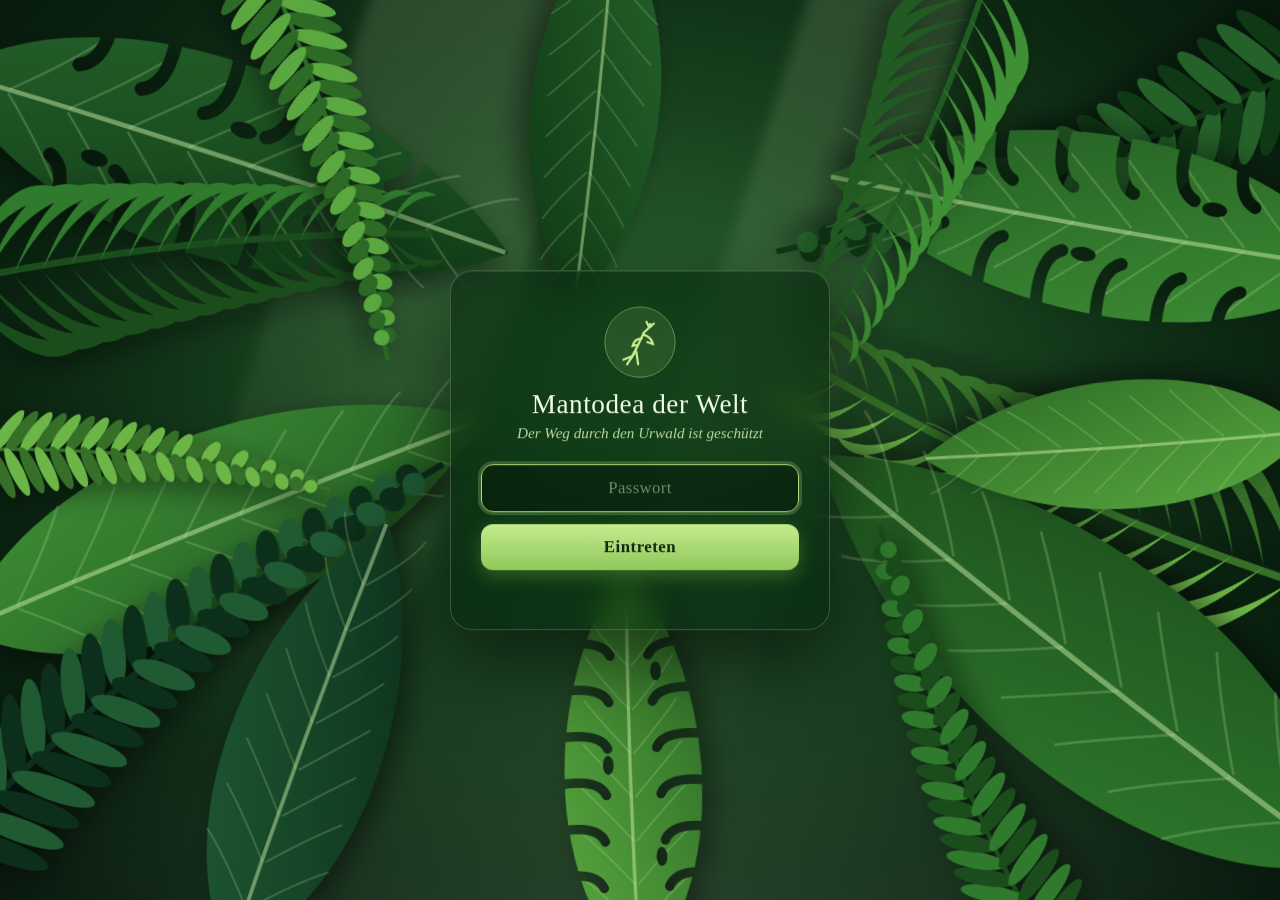
<file: index.html>
<!DOCTYPE html>
<html lang="de">
<head>
<script src="gate.js?v=202611281855"></script>
<meta charset="utf-8">
<meta name="viewport" content="width=device-width, initial-scale=1">
<meta name="theme-color" content="#163b1a">
<title>Mantodea der Welt</title>
<meta name="description" content="Alle Gottesanbeterinnen-Arten der Welt – sortierbar nach Name, Gattung, Familie und Kontinent, mit frei lizenzierten Fotos und Quellenangaben.">
<link rel="icon" type="image/png" sizes="32x32" href="[data-uri]">
<link rel="icon" type="image/png" sizes="64x64" href="[data-uri]">
<link rel="apple-touch-icon" href="[data-uri]">
<link rel="stylesheet" href="style.css?v=202611281855">
<link rel="stylesheet" href="gbestimmung.css?v=202611281855">
<meta http-equiv="Cache-Control" content="no-cache">
<script>(function(){var V="202611281855";fetch("version.txt?t="+Date.now(),{cache:"no-store"}).then(function(r){return r.ok?r.text():""}).then(function(t){t=(t||"").trim();
if(t&&t!==V&&sessionStorage.getItem("mantodea-reload")!==t){sessionStorage.setItem("mantodea-reload",t);location.reload();}}).catch(function(){});})();</script>
</head>
<body>
<header class="hero">
  <div class="wrap">
    <div class="title-row"><h1>Mantodea der Welt</h1>
      <button type="button" id="ss-btn" class="ss-btn" title="Bildschirmschoner: zufällige Mantis-Fotos im Vollbild" aria-label="Bildschirmschoner"><svg class="ss-ico" width="20" height="20" viewBox="0 0 24 24" fill="none" stroke="currentColor" stroke-width="1.8" stroke-linecap="round" stroke-linejoin="round" aria-hidden="true"><rect x="2" y="3" width="20" height="14" rx="2"/><path d="M8 21h8M12 17v4"/><path d="M10 7.2v5.6l4.6-2.8z"/></svg><span>Bildschirmschoner</span></button></div>
    <p class="lead">Alle bekannten Arten der Gottesanbeterinnen weltweit, aus mehreren Datenbanken zusammengeführt, mit Fotos und Quellenangaben.</p>
    <div class="stats" id="stats"></div>
  </div>
  <nav class="tabs wrap" aria-label="Bereiche">
    <a href="#arten" data-tab="arten"><span class="ti"><img class="mantis-ico" src="[data-uri]" alt=""></span><span class="tl">Arten</span></a>
    <a href="#stammbaum" data-tab="stammbaum"><span class="ti">🌳</span><span class="tl">Stammbaum</span></a>
    <a href="#bestimmen" data-tab="bestimmen"><span class="ti">⚖️</span><span class="tl">Artenvergleich</span><b class="tab-n" id="vgl-n" hidden></b></a>
    <a href="#mitmachen" data-tab="mitmachen"><span class="ti">🌐</span><span class="tl"><span class="lg">Suche &amp; Quellen</span><span class="sh">Quellen</span></span></a>
  </nav>
</header>

<main class="wrap">
<!-- ===================== ARTEN ===================== -->
<section id="v-arten" class="view-sec">
  <section class="controls" aria-label="Filter und Sortierung">
    <div class="row">
      <label class="search">
        <span class="sr">Suche</span>
        <input id="q" type="search" enterkeyhint="search" placeholder="Art, Gattung, Familie oder deutscher Name …" autocomplete="off">
        <button type="button" id="q-go" class="q-go" aria-label="Suchen">🔍</button>
      </label>
      <div class="qf" role="group" aria-label="Filter">
        <button type="button" class="qf-b" data-qf="abc" aria-haspopup="dialog"><span id="qf-abc">A–Z</span></button>
        <button type="button" class="qf-b" data-qf="land" aria-haspopup="dialog"><span id="qf-land">Länder</span></button>
        <button type="button" class="qf-b" data-qf="gen" aria-haspopup="dialog"><span id="qf-gen">Gattungen</span></button>
        <button type="button" id="filter-toggle" class="qf-b qf-more" aria-haspopup="dialog">⚙︎ mehr <span id="filter-badge"></span></button>
      </div>
    </div>
  </section>
  <dialog id="filter-more" class="fdlg" aria-labelledby="fd-title">
    <div class="fdlg-head"><h2 id="fd-title">Filter &amp; Sortierung</h2><button type="button" class="close" id="fd-x" aria-label="Schließen">×</button></div>
    <div class="fdlg-body">
    <section class="fsec"><h3>🌍 Verbreitung</h3>
      <div class="flabel">Kontinent</div>
      <div class="chips" id="continents"></div>
      <div class="fgrid"><label>Land
        <button type="button" id="country-btn" class="pick" aria-haspopup="dialog">alle Länder</button>
        <select id="country" hidden tabindex="-1" aria-hidden="true"><option value="">alle Länder</option></select>
      </label></div>
    </section>
    <section class="fsec"><h3>🧬 Systematik</h3>
      <div class="fgrid"><label>Familie
        <select id="family"><option value="">alle Familien</option></select>
      </label>
      <label>Gattung
        <select id="genus"><option value="">alle Gattungen</option></select>
      </label></div>
    </section>
    <section class="fsec"><h3>✅ Auswahl</h3>
      <div class="fchecks">
        <label class="check"><input type="checkbox" id="onlyPhoto" checked> nur Arten mit Foto</label>
        <label class="check"><input type="checkbox" id="hideFossil" checked> fossile Arten ausblenden</label>
      </div>
      <div class="fgrid"><label>Status
        <select id="status">
          <option value="">alle Arten</option>
          <option value="sicher">nur bestätigt (Catalogue of Life)</option>
          <option value="unsicher">nur unsicher (nicht im Catalogue of Life)</option>
          <option value="neu">neu seit letzter Suche</option>
        </select>
      </label>
      <label>Bildlizenz
        <select id="license">
          <option value="" id="lic-alle">alle frei lizenzierten Fotos</option>
          <option value="frei" id="lic-frei" hidden>nur frei lizenzierte Fotos (ohne ©)</option>
          <option value="commercial">nur kommerziell nutzbare Fotos (ohne NC und ©)</option>
        </select>
      </label></div>
    </section>
    <section class="fsec"><h3>↕︎ Sortierung &amp; Darstellung</h3>
      <div class="fgrid"><label>Sortieren nach
        <select id="sort">
          <option value="name">Name A–Z</option>
          <option value="name-desc">Name Z–A</option>
          <option value="genus">Gattung</option>
          <option value="family">Familie</option>
          <option value="obs">Meiste Funde (GBIF)</option>
          <option value="inat">Meiste Beobachtungen (iNaturalist)</option>
          <option value="author">Beschreibungsjahr (alt → neu)</option>
          <option value="author-desc">Beschreibungsjahr (neu → alt)</option>
        </select>
      </label>
      <label>Gruppieren nach
        <select id="group">
          <option value="">keine Gruppierung</option>
          <option value="family">Familie</option>
          <option value="subfamily">Unterfamilie</option>
          <option value="genus">Gattung</option>
          <option value="continent">Kontinent</option>
          <option value="country-cont">Land (nach Kontinent)</option>
          <option value="country-alpha">Land (alphabetisch)</option>
          <option value="letter">Anfangsbuchstabe</option>
          <option value="decade">Beschreibungsjahrzehnt</option>
        </select>
      </label></div>
      <div class="flabel">Ansicht</div>
      <div class="view" role="group" aria-label="Ansicht">
        <button type="button" data-view="grid" class="on">Kacheln</button>
        <button type="button" data-view="table">Tabelle</button>
      </div>
    </section>
    </div>
    <div class="fdlg-foot"><button type="button" id="reset" class="link">Filter zurücksetzen</button><button type="button" id="filter-close" class="primary">✓ <span id="fd-count">Arten anzeigen</span></button></div>
  </dialog>
  <div id="active-filters" class="active-filters" hidden></div>

  <div class="count" id="count"><span id="count-text" aria-live="polite"></span>
    <span class="seg slide on" id="photo-switch" role="group" aria-label="Fotos"><button type="button" data-ph="1" aria-pressed="true">Arten mit Foto <b id="ph-with"></b></button><button type="button" data-ph="0" aria-pressed="false">alle Arten <b id="ph-all"></b></button></span></div>
  <div id="list"></div>
  <div id="sentinel"></div>
  <p class="more-wrap"><button type="button" id="more" hidden>Weitere Arten anzeigen</button></p>
</section>

<!-- ===================== BESTIMMEN ===================== -->
<section id="v-bestimmen" class="view-sec" hidden></section>

<!-- ===================== UNBESTIMMT ===================== -->
<section id="v-unbestimmt" class="view-sec" hidden>
  <div class="intro">
    <h2>Unbestimmte Mantiden</h2>
    <p>Die Fotos auf dieser Seite wurden im Netz gefunden, vor allem auf iNaturalist. <strong>Sie sind noch nicht bis zur Art bestimmt.</strong> Bisher weiß man oft nur die Familie oder Gattung, manchmal nicht einmal das. Vielleicht ist darunter eine seltene oder sogar noch unbeschriebene Art.</p>
    <p><strong>Kannst du helfen?</strong> Wenn du eine Mantis erkennst, ordne sie einer Art zu:</p>
    <ol class="howto">
      <li>Tippe unter dem Foto auf <b>„🏷️ Art zuordnen“</b>.</li>
      <li>Wähle die Art aus der Liste. Vorgeschlagen werden die Arten der bereits bekannten Gattung oder Familie, jeweils mit Foto zum Vergleich. Über das Suchfeld findest du jede andere Art. „Steckbrief“ zeigt die Galerie zum genauen Vergleich.</li>
      <li>Gib an, wie sicher du bist (sicher, wahrscheinlich, unsicher), und schreib kurz dazu, woran du die Art erkennst, zum Beispiel „Augenfleck an der Vorderhüfte“.</li>
      <li>Speichern. Die Zuordnung erscheint auf der Karte und im Steckbrief der Art. Haben mehrere Personen verschiedene Arten vorgeschlagen, stehen dort alle Vorschläge.</li>
    </ol>
    <p class="muted small">Tipp: Trag deine Bestimmung zusätzlich direkt auf iNaturalist ein (Link „Auf iNaturalist ansehen“). Erst dort zählt sie für die Forschung, und mit einer bestätigten Bestimmung erscheint das Foto beim nächsten Suchlauf automatisch in der Galerie der Art. Zuordnen können die Besitzerin oder der Besitzer dieser Seite und eingeladene Editoren.</p>
  </div>

  <h3 class="sub">Eigene Funde und Hinweise</h3>
  <p class="muted">Hier kannst du eigene Fotos hochladen oder auf Beiträge verweisen, z. B. in Facebook-Gruppen, auf Instagram oder TikTok, in denen eine Mantis nicht bestimmt werden konnte. Fremde Fotos aus sozialen Netzwerken werden <strong>nicht</strong> kopiert, weil sie urheberrechtlich geschützt sind. Dafür gibt es nur den Link.</p>
  <div id="funde-form-wrap"></div>
  <div id="funde" class="cards small"></div>

  <h3 class="sub">Unbestimmte Beobachtungen auf iNaturalist <small id="u-count"></small></h3>
  <p class="muted">Die neuesten Beobachtungen, die erst bis zur Gattung, Familie oder Ordnung bestimmt sind und ein frei lizenziertes Foto haben.</p>
  <div id="unknown" class="cards small"></div>
  <p class="more-wrap"><button type="button" id="u-more" hidden>Weitere anzeigen</button></p>
</section>

<!-- ===================== SUCHE & QUELLEN ===================== -->
<section id="v-mitmachen" class="view-sec" hidden>
  <div class="intro">
    <h2>Automatische Artensuche</h2>
    <p>Die Artenliste wird automatisch aus mehreren wissenschaftlichen Datenbanken neu zusammengestellt. Neue Namen werden abgeglichen: Synonyme und Gattungswechsel werden der gültigen Art zugeordnet.</p>
  </div>
  <div class="panel" id="run-status"></div>

  <div class="panel">
    <h3>Erneut Suche starten</h3>
    <p class="muted">Der Button gibt einen Suchauftrag auf. Claude prüft jede Nacht um 2:47 Uhr, ob ein Auftrag vorliegt, und führt dann die komplette Suche aus. Das Ergebnis erscheint hier und in der Artenliste. Ohne Auftrag läuft die volle Suche ohnehin einmal pro Woche.</p>
    <div class="search-actions">
      <button type="button" id="search-btn" class="primary">🔍 Suchauftrag für heute Nacht</button>
      <button type="button" id="search-now" class="secondary" aria-expanded="false">⚡ Sofort per Hand starten</button>
    </div>
    <p id="search-msg" class="msg" aria-live="polite"></p>
    <div id="search-hand" class="hand" hidden>
      <h4>Sofort starten, ohne auf die Nacht zu warten</h4>
      <ol>
        <li>Öffne die Claude-App oder <a href="https://claude.ai/code" target="_blank" rel="noopener">claude.ai/code</a> und dort die <b>geplanten Aufgaben</b>.</li>
        <li>Wähle <b>„Mantodea der Welt – tägliche Artensuche“</b> und tippe auf <b>„Jetzt ausführen“</b>.</li>
        <li>Oder schreibe in einen Claude-Chat mit Zugriff auf diese Seite den folgenden Satz:</li>
      </ol>
      <div class="copyline"><code id="search-cmd">Führe die geplante Aufgabe „Mantodea der Welt – tägliche Artensuche“ jetzt aus und starte dabei eine volle Artensuche.</code><button type="button" id="search-copy" class="secondary">📋 Kopieren</button></div>
      <p class="muted small">Ein Lauf dauert etwa 1 bis 2 Stunden. Danach erscheint das Ergebnis oben in der Liste der Aufträge.</p>
    </div>
    <ul id="search-list" class="plain"></ul>
  </div>

  <div class="panel">
    <h3>Quelle vorschlagen</h3>
    <p class="muted">Kennst du eine Datenbank, Artenliste, Fachpublikation, ein Forum oder eine Gruppe, in der nach Arten gesucht werden sollte? Trag sie hier ein. Bei jedem Suchlauf prüft Claude die neuen Vorschläge und baut sie ein, wenn das technisch und rechtlich möglich ist. Die Antwort steht dann hier.</p>
    <form id="src-form" class="form">
      <label>Link (URL)<input name="url" type="url" required placeholder="https://…"></label>
      <label>Was gibt es dort?<textarea name="text" rows="2" placeholder="z. B. „Artenliste der Mantiden Madagaskars“ oder „Facebook-Gruppe zur Bestimmung“"></textarea></label>
      <button type="submit" class="primary">Quelle vorschlagen</button>
      <p class="msg" id="src-msg" aria-live="polite"></p>
    </form>
    <ul id="src-list" class="plain"></ul>
  </div>

  <div class="panel">
    <h3>Diese Quellen werden durchsucht</h3>
    <ul class="sources">
      <li><a href="https://www.catalogueoflife.org/" target="_blank" rel="noopener">Catalogue of Life</a>: weltweiter Artenkatalog. Für Mantodea basiert er auf dem <a href="http://mantodea.speciesfile.org/" target="_blank" rel="noopener">Mantodea Species File</a>, der Fachdatenbank für Gottesanbeterinnen. Er liefert die gültigen Arten, Synonyme, Familien und Unterfamilien.</li>
      <li><a href="https://www.gbif.org/species/788" target="_blank" rel="noopener">GBIF</a>: Artenliste und rund 540.000 Fundmeldungen von Museen, Sammlungen und Citizen-Science-Projekten. Liefert Kontinente, Fundzahlen und Belegfotos.</li>
      <li><a href="https://www.wikidata.org/" target="_blank" rel="noopener">Wikidata</a> und <a href="https://commons.wikimedia.org/" target="_blank" rel="noopener">Wikimedia Commons</a>: weitere Artnamen, deutsche Namen und frei lizenzierte Fotos.</li>
      <li><a href="https://www.inaturalist.org/taxa/48112" target="_blank" rel="noopener">iNaturalist</a>: Fotos, Trivialnamen, unbestimmte Beobachtungen und neu beschriebene Arten.</li>
      <li><a href="https://www.flickr.com/" target="_blank" rel="noopener">Flickr</a> über <a href="https://openverse.org/" target="_blank" rel="noopener">Openverse</a>: frei lizenzierte Fotos (Creative Commons), deren Titel oder Schlagworte den Artnamen nennen. Jede Nacht kommen weitere Arten dazu.</li>
    </ul>
    <p class="muted"><strong>Warum nicht Facebook, Instagram oder TikTok direkt?</strong> Diese Plattformen lassen sich nur mit Login nutzen, verbieten automatisches Auslesen in ihren Nutzungsbedingungen, und die Fotos dort sind urheberrechtlich geschützt. Deshalb gibt es oben die Möglichkeit, Fotografen mit einem fertigen Text um Erlaubnis zu bitten und zugesagte Fotos einzubinden, oder Beiträge als Link zu melden.</p>
  </div>
</section>

  <section class="about" id="quellen">
    <h2>Quellen und Bildrechte</h2>
    <p><strong>Artenliste:</strong> zusammengeführt aus Catalogue of Life (Bánki et al., Catalogue of Life Checklist, <a href="https://doi.org/10.48580/dgplc" target="_blank" rel="noopener">doi:10.48580/dgplc</a>, Mantodea-Teil aus dem Mantodea Species File), der GBIF Backbone Taxonomy (<a href="https://doi.org/10.15468/39omei" target="_blank" rel="noopener">doi:10.15468/39omei</a>), Wikidata und iNaturalist. Arten, die nicht im Catalogue of Life stehen, sind als <em>„unsicher“</em> markiert. Das können neu beschriebene Arten sein, aber auch veraltete Namen.</p>
    <p><strong>Länder, Kontinente und Fundzahlen:</strong> abgeleitet aus Fundmeldungen bei <a href="https://www.gbif.org/species/788" target="_blank" rel="noopener">GBIF.org</a> und regionalen Artenlisten in der Fachliteratur (Plazi). Gezählt werden nur Freiland-Beobachtungen (z. B. iNaturalist in Forschungsqualität, ohne Tiere in Haltung) und Museumsbelege. Laborproben, deren Länderangabe oft das Land des Labors ist, Tiere aus Haltung und Meldungen mit Koordinatenfehlern zählen nicht. Einzelmeldungen weit außerhalb des übrigen Verbreitungsgebiets gelten als fraglich und erscheinen nicht in der Ländersuche. Eingeschleppte Vorkommen mit mehreren Nachweisen zählen mit.</p>
    <p><strong>Fotos:</strong> Es werden nur Fotos mit freier Lizenz gezeigt (Creative Commons oder gemeinfrei). Quellen sind iNaturalist, Wikimedia Commons, Flickr (über Openverse) und Museen und Sammlungen über GBIF. Dazu kommen Fotos, deren Fotografen der Veröffentlichung hier ausdrücklich zugestimmt haben. Jedes Foto nennt Urheber, Lizenz und Quelle mit Link. Fotos mit „Alle Rechte vorbehalten“ werden nicht kopiert. Auf der GitHub-Fassung werden zusätzlich solche Fotos direkt von iNaturalist eingeblendet und mit © markiert; im Filter „Bildlizenz“ lassen sie sich ausblenden. Für die Anzeige wurden die Fotos verkleinert. Die Rechte bleiben bei den genannten Urhebern.</p>
    <p class="note"><strong>Wichtig:</strong> Die meisten Fotos stehen unter einer <em>NC</em>-Lizenz (nicht kommerziell). Die Website darf daher nur nicht-kommerziell genutzt werden. Mit dem Filter „Bildlizenz“ lassen sich nur Fotos anzeigen, die auch kommerziell genutzt werden dürfen.</p>
    <p><strong>Verbreitungskarten:</strong> Ländergrenzen von <a href="https://www.naturalearthdata.com/" target="_blank" rel="noopener">Natural Earth</a> (gemeinfrei, über world-atlas). Fundorte aus dem <a href="https://www.gbif.org/developer/maps" target="_blank" rel="noopener">GBIF-Kartendienst</a>, nur Freiland-Beobachtungen und Museumsbelege, zusammengefasst in Rasterfelder von etwa 0,7 Grad (rund 80 km). Grenzverläufe sind vereinfacht dargestellt.</p>
    <p><strong>Symbolbild (Favicon):</strong> Haubenfangschrecke (<i>Empusa pennata</i>). Foto: Raúl Baena Casado, <a href="https://creativecommons.org/licenses/by/2.0/deed.de" target="_blank" rel="noopener license">CC BY 2.0</a>, <a href="https://commons.wikimedia.org/wiki/File:Empusa_pennata_close.jpg" target="_blank" rel="noopener">Wikimedia Commons</a>, rund zugeschnitten.</p>
    <p><strong>Kopfbild:</strong> <span id="hero-credit">Sonnenstrahlen im Regenwald des Sangha-Trinational-Schutzgebiets (Zentralafrika). Foto: JosepMGracia, <a href="https://creativecommons.org/licenses/by-sa/4.0/deed.de" target="_blank" rel="noopener license">CC BY-SA 4.0</a>, <a href="https://commons.wikimedia.org/wiki/File:Sunbeams_in_Sangha_Trinational_rainforest.jpg" target="_blank" rel="noopener">Wikimedia Commons</a>, zugeschnitten und abgedunkelt.</span></p>
    <details class="ung" id="ungereimtheiten">
      <summary><span class="ung-t">📚 Abweichende Angaben in Literatur und Namen</span> <small>zur Nachbearbeitung · aufklappen</small></summary>
      <div id="ung-body"><p class="muted">Lade Liste …</p></div>
    </details>
    <p class="muted" id="generated"></p>
  </section>
</main>

<dialog id="detail" aria-labelledby="d-title">
  <form method="dialog"><button class="close" aria-label="Schließen">×</button></form>
  <div id="d-body"></div>
</dialog>

<dialog id="pick-dlg" class="cdlg" aria-labelledby="pk-title">
  <div class="cdlg-head"><h2 id="pk-title">Auswahl</h2><button type="button" class="close" id="pk-close" aria-label="Schließen">×</button></div>
  <div class="cdlg-tools"><input type="search" id="pk-q" placeholder="Suchen …" autocomplete="off"></div>
  <div id="pk-list" class="cdlg-list"></div>
</dialog>

<dialog id="country-dlg" class="cdlg" aria-labelledby="cd-title">
  <div class="cdlg-head"><h2 id="cd-title">Land wählen</h2><button type="button" class="close" id="cd-close" aria-label="Schließen">×</button></div>
  <div class="cdlg-tools">
    <span class="seg" id="cd-order" role="group" aria-label="Sortierung"><button type="button" data-o="alpha">A–Z</button><button type="button" data-o="cont">nach Kontinent</button><button type="button" data-o="count">nach Artenzahl</button></span>
    <input type="search" id="cd-q" placeholder="Land suchen …" autocomplete="off">
  </div>
  <div id="cd-list" class="cdlg-list"></div>
</dialog>

<div id="ss" class="ss" hidden aria-label="Bildschirmschoner"><div class="ss-layer"></div><div class="ss-layer"></div>
  <div class="ss-foot"><div class="ss-cap"><b id="ss-name"></b><span id="ss-credit"></span></div>
    <div class="ss-nav"><button type="button" data-ss="prev" aria-label="Zurück">◀</button><button type="button" data-ss="pause" aria-label="Pause">⏸</button><button type="button" data-ss="next" aria-label="Vor">▶</button><button type="button" data-ss="stop" aria-label="Stopp">■</button><button type="button" data-ss="tv" aria-label="Auf Fernseher übertragen" title="Auf Fernseher übertragen">📺</button><button type="button" data-ss="set" aria-label="Einstellungen">⚙</button></div></div></div>

<footer class="wrap muted">Mantodea der Welt · nicht-kommerzielles Informationsangebot · Daten: Catalogue of Life, GBIF, Wikidata, iNaturalist</footer>

<script src="data/fotogruppen.js?v=202611281855"></script>
<script src="data/titelbilder.js?v=202611281855"></script>
<script>window.MANTODEA_STANDALONE=1;</script>
<script src="data/remote.js?v=202611281855"></script>
<script src="data/unfrei.js?v=202611281855"></script>
<script src="data/netzfotos.js?v=202611281855"></script>
<script src="data/species.js?v=202611281855"></script>
<script src="data/gbestimmung.js?v=202611281855"></script>
<script src="gbestimmung.js?v=202611281855"></script>
<script src="data/literaturlaender.js?v=202611281855"></script>
<script src="app.js?v=202611281855"></script>
<script src="key.js?v=202611281855"></script>
<script src="tree.js?v=202611281855"></script>
<script src="screensaver.js?v=202611281855"></script>
<script src="map.js?v=202611281855"></script>
<script src="assign.js?v=202611281855"></script>
<script src="socialfotos.js?v=202611281855"></script>
<script src="community.js?v=202611281855"></script>
<script src="backbtn.js?v=202611281855"></script>
</body>
</html>
</file>
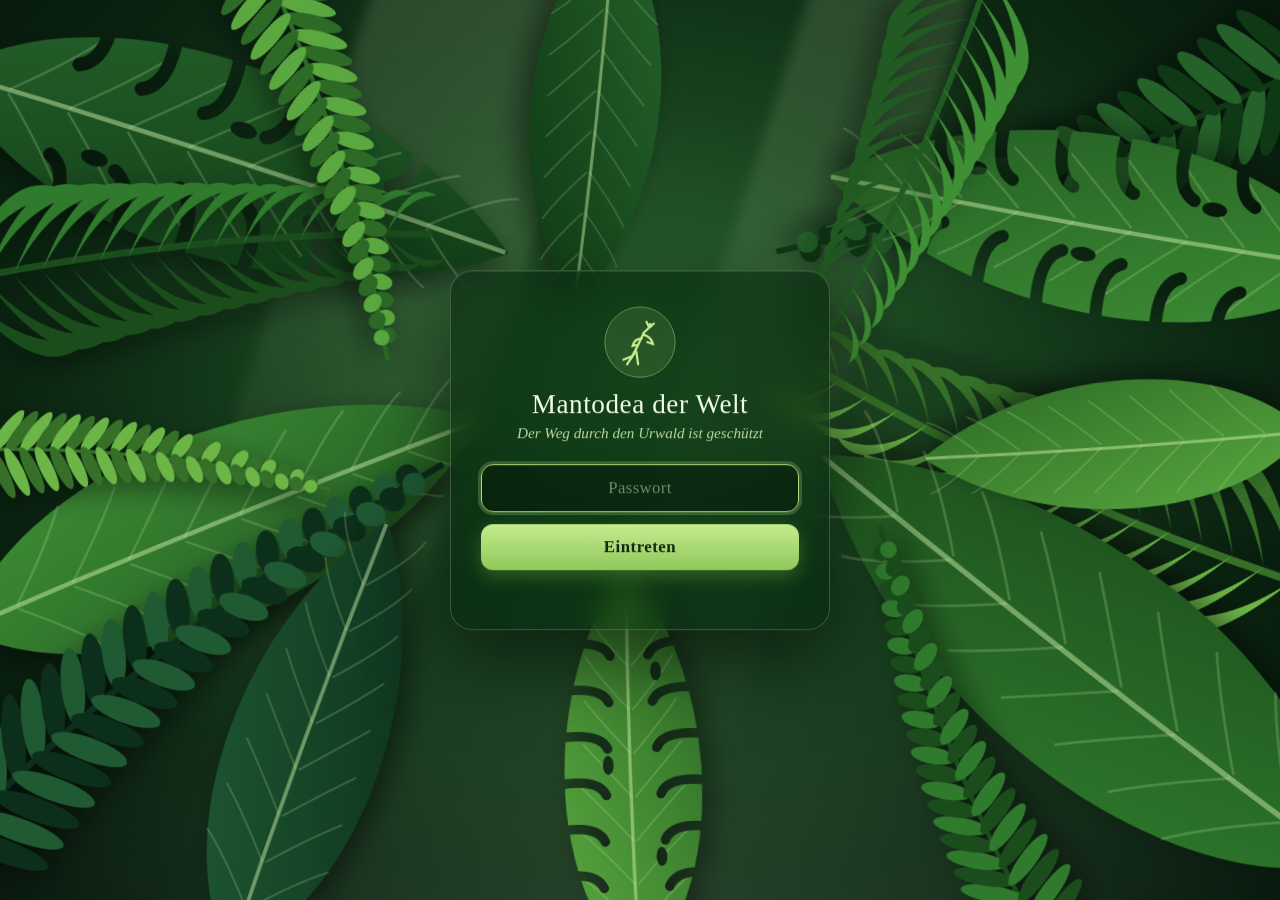
<file: pdf/index.html>
<!doctype html>
<html lang="de"><head>
<script src="../gate.js"></script><meta charset="utf-8"><meta name="viewport" content="width=device-width,initial-scale=1">
<title>PDF wird geladen …</title>
<link rel="icon" href="../favicon.png">
<style>
  html,body{margin:0;background:#525659;font-family:system-ui,sans-serif}
  #lade{position:fixed;inset:0;background:#f4f7f1;color:#1d2a1f;display:flex;align-items:center;justify-content:center;z-index:5}
  .box{width:min(460px,88vw);text-align:center}
  .pdf{display:inline-grid;place-items:center;width:46px;height:56px;border-radius:5px 14px 5px 5px;background:#c0392b;color:#fff;font:800 .85rem system-ui;margin-bottom:14px}
  h1{font-size:1.15rem;margin:0 0 6px}
  #t{margin:0 0 16px;color:#5b6b55;font-size:.9rem;overflow:hidden;text-overflow:ellipsis;white-space:nowrap}
  .bar{height:12px;border-radius:999px;background:#dfe8d8;overflow:hidden}
  .fill{height:100%;width:0;background:linear-gradient(90deg,#3f7d3a,#6fae5f);border-radius:999px;transition:width .2s}
  .fill.unbest{width:35%;animation:hin 1.2s ease-in-out infinite alternate}@keyframes hin{from{margin-left:0}to{margin-left:65%}}
  #z{margin-top:8px;font-size:.85rem;color:#5b6b55}
  #fehler a{color:#3f7d3a;font-weight:600}
  #kopf{position:sticky;top:0;z-index:3;display:flex;gap:8px;align-items:center;padding:6px 10px;background:#2f3a2c;color:#fff;font-size:.85rem}
  #kopf .n{flex:1;overflow:hidden;text-overflow:ellipsis;white-space:nowrap}
  #kopf button,#kopf a{background:#3f7d3a;color:#fff;border:0;border-radius:999px;padding:5px 11px;font:600 .8rem system-ui;text-decoration:none;cursor:pointer}
  #seiten{display:flex;flex-direction:column;align-items:center;gap:10px;padding:10px 0 40px}
  #seiten canvas{background:#fff;box-shadow:0 2px 8px #0006;max-width:100%}
  #nativ{border:0;width:100%;height:calc(100vh - 38px);display:block}
</style></head>
<body>
<div id="lade"><div class="box"><div class="pdf">PDF</div><h1>PDF wird geladen …</h1><p id="t"></p>
  <div class="bar"><div class="fill" id="f"></div></div><div id="z"></div><p id="fehler"></p></div></div>
<div id="kopf" hidden><span class="n" id="kn"></span><button id="minus" title="kleiner">−</button><button id="plus" title="größer">+</button><a id="dl" download>Speichern</a></div>
<div id="seiten"></div>
<script type="module">
// Aufruf: pdf/#u=<Dropbox-Link>&t=<Titel>[&s=<Seite>]
const P = new URLSearchParams(location.hash.slice(1));
const quelle = P.get("u") || "", titel = P.get("t") || "PDF", seite = Math.max(1, parseInt(P.get("s") || "1", 10) || 1);
const $ = (id) => document.getElementById(id);
$("t").textContent = titel;
const url = quelle.replace("https://www.dropbox.com/", "https://dl.dropboxusercontent.com/").replace(/([?&])(raw|dl)=\d/, "$1dl=1");
const mb = (n) => (n / 1048576).toFixed(n > 10485760 ? 0 : 1).replace(".", ",") + " MB";
function fehler() {
  $("f").style.width = "0"; $("z").textContent = "";
  $("fehler").innerHTML = 'Das PDF konnte hier nicht geladen werden. <a href="' + quelle.replace(/"/g, "&quot;") + '">Direkt bei Dropbox öffnen</a>';
}
async function laden() {
  const r = await fetch(url);
  if (!r.ok || !r.body) throw new Error("HTTP " + r.status);
  const total = +r.headers.get("content-length") || 0;
  if (!total) $("f").className = "fill unbest";
  const rd = r.body.getReader(), teile = []; let n = 0;
  for (;;) {
    const { done, value } = await rd.read();
    if (done) break;
    teile.push(value); n += value.length;
    if (total) { const p = Math.round(n / total * 100); $("f").style.width = p + "%"; $("z").textContent = `${p} % · ${mb(n)} von ${mb(total)}`; }
    else $("z").textContent = mb(n) + " geladen";
  }
  const daten = new Uint8Array(n); let o = 0;
  for (const t of teile) { daten.set(t, o); o += t.length; }
  return daten;
}
let zoom = 1, doc = null;
let beob = null;
async function zeichnen() {
  // Platzhalter in richtiger Größe für alle Seiten, gezeichnet wird erst, wenn eine Seite ins Bild kommt (spart Speicher)
  const box = $("seiten"); box.innerHTML = ""; beob?.disconnect();
  const breite = Math.min(innerWidth - 16, 1000) * zoom, dpr = Math.min(devicePixelRatio || 1, 2);
  const s1 = await doc.getPage(1), v1 = s1.getViewport({ scale: 1 });
  const fertig = new Set();
  beob = new IntersectionObserver((es) => es.forEach(async (en) => {
    if (!en.isIntersecting) return;
    const c = en.target, i = +c.dataset.i; if (fertig.has(i)) return; fertig.add(i);
    const s = await doc.getPage(i), v0 = s.getViewport({ scale: 1 }), v = s.getViewport({ scale: breite / v0.width * dpr });
    c.width = v.width; c.height = v.height; c.style.width = v.width / dpr + "px"; c.style.height = v.height / dpr + "px";
    await s.render({ canvasContext: c.getContext("2d"), viewport: v }).promise;
  }), { rootMargin: "1500px 0px" });
  for (let i = 1; i <= doc.numPages; i++) {
    const c = document.createElement("canvas"); c.dataset.i = i;
    c.style.width = breite + "px"; c.style.height = breite * v1.height / v1.width + "px";
    box.append(c); beob.observe(c);
  }
}
try {
  const daten = await laden();
  document.title = titel;
  const blob = new Blob([daten], { type: "application/pdf" }), bu = URL.createObjectURL(blob);
  $("kn").textContent = titel; $("dl").href = bu; $("dl").download = titel.replace(/[^\w\- .,()]+/g, "_").slice(0, 80) + ".pdf";
  $("kopf").hidden = false;
  if (navigator.pdfViewerEnabled) {
    // Browser mit eingebauter PDF-Anzeige (Computer): direkt diese nehmen
    const fr = document.createElement("iframe"); fr.id = "nativ"; fr.src = bu + (seite > 1 ? "#page=" + seite : ""); fr.title = titel;
    $("seiten").replaceWith(fr); $("minus").hidden = $("plus").hidden = true;
  } else {
    // Handy/Tablet ohne PDF-Anzeige: Seiten selbst zeichnen (PDF.js), damit nichts heruntergeladen werden muss
    const pdfjs = await import("./pdfjs/pdf.min.mjs");
    pdfjs.GlobalWorkerOptions.workerSrc = new URL("./pdfjs/pdf.worker.min.mjs", import.meta.url).href;
    doc = await pdfjs.getDocument({ data: daten }).promise;
    $("lade").remove();
    $("plus").onclick = () => { zoom = Math.min(zoom * 1.25, 4); zeichnen(); };
    $("minus").onclick = () => { zoom = Math.max(zoom / 1.25, 0.5); zeichnen(); };
    await zeichnen();
    if (seite > 1) { const c = document.querySelector(`#seiten canvas[data-i="${seite}"]`); if (c) c.scrollIntoView(); }
  }
  $("lade")?.remove();
} catch (e) { console.error(e); fehler(); }
</script>
</body></html>
</file>
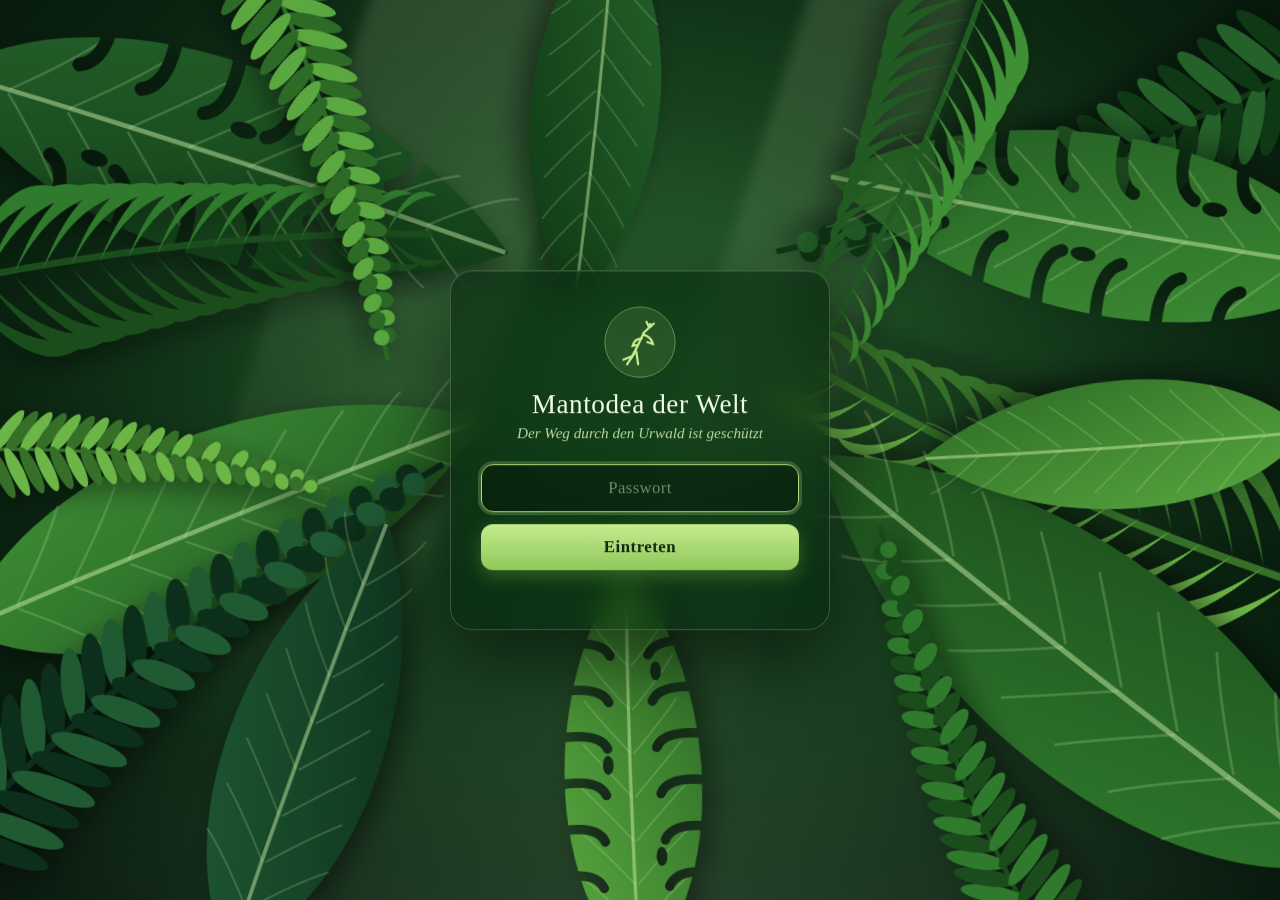
<file: tv/index.html>
<!DOCTYPE html>
<html lang="de">
<head>
<script src="../gate.js"></script>
<meta charset="utf-8">
<meta name="viewport" content="width=device-width, initial-scale=1">
<title>Mantodea der Welt – Diashow</title>
<style>
  html, body { margin: 0; padding: 0; width: 100%; height: 100%; background: #000; overflow: hidden; cursor: none; font-family: Arial, Helvetica, sans-serif; }
  .bild { position: absolute; left: 0; top: 0; right: 0; bottom: 0; background-color: #000; background-repeat: no-repeat; background-position: center center;
          -webkit-background-size: contain; background-size: contain; opacity: 0; -webkit-transition: opacity 1.2s; transition: opacity 1.2s; }
  .bild.an { opacity: 1; }
  #unten { position: absolute; left: 0; right: 0; bottom: 0; padding: 18px 28px; color: #fff;
           background: rgba(0,0,0,0.55); font-size: 26px; line-height: 1.3; }
  #unten i { font-weight: bold; }
  #unten small { display: block; font-size: 15px; color: #ccc; margin-top: 4px; }
  #start { position: absolute; left: 0; right: 0; top: 40%; text-align: center; color: #fff; font-size: 30px; }
</style>
</head>
<body>
<div class="bild" id="b0"></div>
<div class="bild" id="b1"></div>
<div id="start">Diashow wird geladen …</div>
<div id="unten" style="display:none"><i id="name"></i> <span id="auth"></span><small id="credit"></small></div>
<script src="../data/species.js"></script>
<script src="../data/remote.js"></script>
<script src="../data/netzfotos.js"></script>
<script src="../data/unfrei.js"></script>
<script src="../data/unbestimmt.js"></script>
<script>
// Bewusst sehr einfacher, alter JavaScript-Stil (ES5): läuft auch in den Browsern älterer Fernseher.
(function () {
  var M = window.MANTODEA || { species: [] }, R = window.MANTODEA_REMOTE || {};
  var LIZ = { "cc0": "CC0", "pd": "gemeinfrei", "cc-by": "CC BY", "cc-by-sa": "CC BY-SA", "cc-by-nd": "CC BY-ND", "cc-by-nc": "CC BY-NC", "cc-by-nc-sa": "CC BY-NC-SA", "cc-by-nc-nd": "CC BY-NC-ND" };
  var liste = [], i, s, r;
  for (i = 0; i < M.species.length; i++) {
    s = M.species[i]; r = R[s.k];
    // Fotos aus dem Netz (frei lizenziert und ©), auch für Arten ohne eigenes Foto
    var nz = ((window.MANTODEA_NETZ || {}).fotos || {})[s.k] || [], uf = (window.MANTODEA_UNFREI || {})[s.k] || [], m;
    var ufAn = true; try { ufAn = localStorage.getItem("mantodea-unfrei") !== "0"; } catch (e) {}
    for (m = 0; m < nz.length; m++) {
      if (!nz[m].u && !nz[m].big) continue;
      if (!nz[m].frei && !ufAn) continue;
      liste.push({ n: s.n, a: s.a || "", u: (nz[m].u || "").replace(/\/full\/\^?\d+,\//, "/full/^1600,/") || nz[m].big, by: (nz[m].frei ? "" : "© ") + (nz[m].by || ""), l: nz[m].frei ? nz[m].l || "" : "alle Rechte vorbehalten", q: nz[m].src || "", w: Math.random() * 2 });
    }
    if (ufAn) for (m = 0; m < uf.length; m++) {
      if (!uf[m].big && !uf[m].u) continue;
      liste.push({ n: s.n, a: s.a || "", u: uf[m].big || uf[m].u, by: "© " + (uf[m].by || ""), l: "alle Rechte vorbehalten", q: uf[m].src || "iNaturalist", w: Math.random() * 2 });
    }
    if (!s.p || !r) continue;
    if (r.f) liste.push({ n: s.n, a: s.a || "", u: r.f, by: s.p.by || "", l: LIZ[s.p.l] || s.p.l || "", q: s.p.src || "iNaturalist", w: (s.p.front ? 3 : 1) + Math.random() * 3 });
    // dazu alle Galeriefotos der Art (möglichst viele Bilder)
    var g = r.g || [], j;
    for (j = 0; j < g.length; j++) {
      if (!g[j] || !g[j][0] || g[j][4] === s.p.ref) continue;
      liste.push({ n: s.n, a: s.a || "", u: g[j][0], by: g[j][1] || "", l: LIZ[g[j][2]] || g[j][2] || "", q: g[j][3] || "", w: Math.random() * 2 });
    }
  }
  // unbestimmte Funde (nur bis Gattung oder Familie bestimmt)
  var U = window.MANTODEA_UNBESTIMMT || [], RU = R.u || {};
  for (i = 0; i < U.length; i++) {
    var uu = RU[U[i].k]; if (!uu || /artificially-generated/.test(uu)) continue;
    var up = U[i].p || {};
    liste.push({ n: (U[i].t || "Mantodea") + " · unbestimmter Fund", a: U[i].pl || "", u: uu, by: up.by || "", l: LIZ[up.l] || up.l || "", q: up.src || "iNaturalist", w: Math.random() * 2 });
  }
  // jedes Foto nur einmal (gleiches iNaturalist-Foto in anderer Größe zählt als dasselbe)
  function schluessel(u) {
    var m = String(u).match(/inaturalist[^\/]*\/photos\/(\d+)\//);
    return m ? "i" + m[1] : String(u).replace(/^https?:\/\//, "").replace(/\/full\/\^?\d+,\//, "/full/").replace(/[?#].*$/, "");
  }
  function hash(str) { var h = 0x811c9dc5, c; for (c = 0; c < str.length; c++) { h ^= str.charCodeAt(c); h = (h * 16777619) >>> 0; } return h.toString(36); }
  var doppelt = {}, eins = [];
  for (i = 0; i < liste.length; i++) { var sk = schluessel(liste[i].u); if (doppelt[sk]) continue; doppelt[sk] = 1; liste[i].h = hash(sk); eins.push(liste[i]); }
  liste = eins;
  // schon gezeigte Fotos merken: zuerst kommen alle noch nicht gezeigten, danach beginnt die Runde von vorn
  var gesehen = {}, gespeichert = "";
  try { gespeichert = localStorage.getItem("mantodea-ss-gesehen") || ""; } catch (e) {}
  var gl = gespeichert.split(" "); for (i = 0; i < gl.length; i++) if (gl[i]) gesehen[gl[i]] = 1;
  function speichern() { var a = [], key; for (key in gesehen) if (gesehen.hasOwnProperty(key)) a.push(key); try { localStorage.setItem("mantodea-ss-gesehen", a.join(" ")); } catch (e) {} }
  function mischen() {
    var neu = [], alt = [], j2;
    for (j2 = 0; j2 < liste.length; j2++) (gesehen[liste[j2].h] ? alt : neu).push(liste[j2]);
    if (!neu.length) { for (j2 = 0; j2 < liste.length; j2++) delete gesehen[liste[j2].h]; speichern(); neu = alt; alt = []; }
    // gemischt, schöne Titelbilder (adulte Weibchen) bevorzugt
    for (j2 = 0; j2 < neu.length; j2++) neu[j2].z = neu[j2].w * Math.random();
    neu.sort(function (x, y) { return y.z - x.z; });
    for (j2 = 0; j2 < alt.length; j2++) alt[j2].z = alt[j2].w * Math.random();
    alt.sort(function (x, y) { return y.z - x.z; });
    liste = neu.concat(alt);
  // nicht zweimal hintereinander dieselbe Art
  for (i = 1; i < liste.length; i++) {
    if (liste[i].n !== liste[i - 1].n) continue;
    for (var k = i + 1; k < Math.min(liste.length, i + 60); k++) if (liste[k].n !== liste[i - 1].n) { var t = liste[i]; liste[i] = liste[k]; liste[k] = t; break; }
  }
  }
  mischen();
  var zaehler = 0;
  var pos = -1, cur = 0, dauer = 9000;
  var b = [document.getElementById("b0"), document.getElementById("b1")];
  function zeige() {
    if (!liste.length) { document.getElementById("start").innerHTML = "Keine Fotos gefunden."; return; }
    pos = pos + 1;
    if (pos >= liste.length) { mischen(); pos = 0; }   // Runde zu Ende: neu mischen, Ungezeigtes zuerst
    var e = liste[pos], img = new Image(), fertig = false;
    var weiter = function () { if (fertig) return; fertig = true; setTimeout(zeige, 300); };
    img.onload = function () {
      if (fertig) return; fertig = true;
      cur = 1 - cur;
      b[cur].style.backgroundImage = "url('" + e.u.replace(/'/g, "%27") + "')";
      b[cur].className = "bild an"; b[1 - cur].className = "bild";
      document.getElementById("start").style.display = "none";
      document.getElementById("unten").style.display = "block";
      if (!gesehen[e.h]) { gesehen[e.h] = 1; if (++zaehler % 5 === 0) speichern(); }
      document.getElementById("name").innerHTML = e.n;
      document.getElementById("auth").innerHTML = e.a;
      document.getElementById("credit").innerHTML = "Foto: " + e.by + " · " + e.l + " · " + e.q + " · Mantodea der Welt";
      // nächstes Bild schon vorladen
      var n = liste[(pos + 1) % liste.length]; if (n) { var v = new Image(); v.src = n.u; }
      setTimeout(zeige, dauer);
    };
    img.onerror = weiter;
    setTimeout(weiter, 15000);   // hängt ein Bild, nach 15 Sekunden das nächste
    img.src = e.u;
  }
  zeige();
})();
</script>
</body>
</html>
</file>
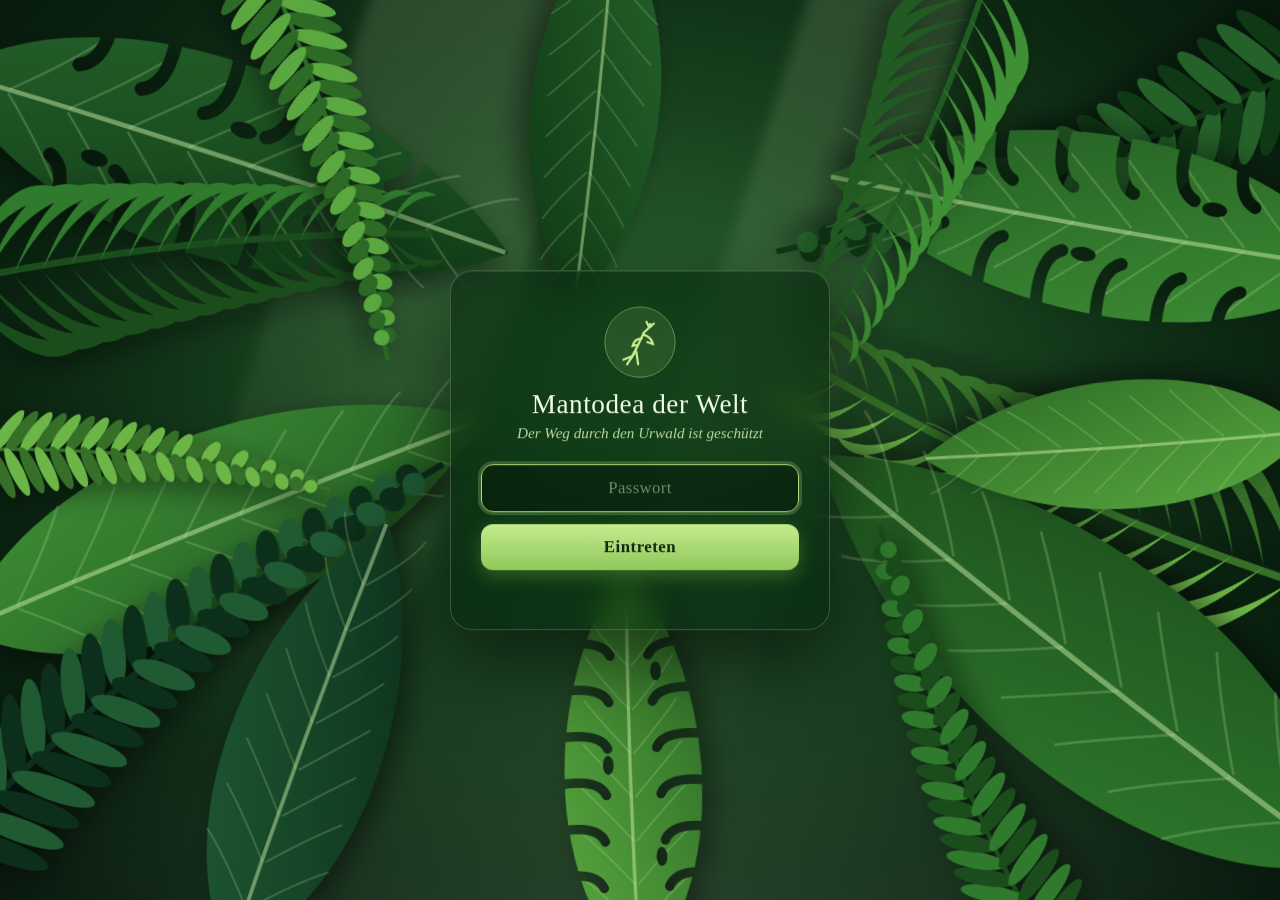
<file: artvergleich.html>
<!DOCTYPE html>
<html lang="de">
<head>
<script src="gate.js"></script>
<meta charset="utf-8">
<meta name="viewport" content="width=device-width, initial-scale=1">
<title>Arten vergleichen – Mantodea der Welt</title>
<link rel="icon" href="favicon.png">
<link rel="stylesheet" href="artvergleich/artvergleich.css?v=202611281855">
</head>
<body>
<header class="av-kopf">
  <div class="av-z1">
    <button id="av-zurueck" class="av-btn" type="button" title="Zurück">← Zurück</button>
    <b class="av-titel">⚖️ Arten vergleichen</b>
    <button id="av-teilen" class="av-teilen" type="button" title="Diesen Vergleich teilen (WhatsApp, E-Mail …)" aria-label="Vergleich teilen" hidden><svg viewBox="0 0 24 24" aria-hidden="true"><circle cx="18" cy="5" r="3"/><circle cx="6" cy="12" r="3"/><circle cx="18" cy="19" r="3"/><path d="M8.6 10.7l6.8-4M8.6 13.3l6.8 4"/></svg></button>
    <div class="av-suchfeld">
      <input id="av-suche" type="search" placeholder="Art hinzufügen (bis zu 8) …" autocomplete="off">
      <ul id="av-vorschlag" class="av-vorschlag" hidden></ul>
    </div>
  </div>
  <div id="av-steuer" class="av-z3" hidden>
    <label class="av-sel"><span>Zeigen</span><select id="av-zeig"><option value="alle">Alle Merkmale</option><option value="bestimmung">Nur Bestimmungsmerkmale 🔑</option><option value="unterschiede">Nur Unterschiede</option><option value="gemeinsam">Nur Gemeinsamkeiten</option></select></label>
    <label class="av-sel"><span>Sortieren</span><select id="av-sort"><option value="region">Nach Körperregion</option><option value="unterschiede">Unterschiede zuerst</option><option value="gemeinsam">Gemeinsamkeiten zuerst</option></select></label>
    <button type="button" id="av-mehr-k" class="av-mehr-k" aria-expanded="false" title="Weitere Einstellungen">⚙️ Mehr</button>
  </div>
  <div id="av-mehr" class="av-z4" hidden>
    <span id="av-bilanz" class="av-bilanz"></span>
    <span class="av-opt">
      <label class="av-cb"><input type="checkbox" id="av-aehnl"> Arten nach Ähnlichkeit ordnen</label>
      <label class="av-cb"><input type="checkbox" id="av-leer"> auch Merkmale, die nur bei einer Art dokumentiert sind</label>
      <span id="av-schnell" class="av-schnell"></span>
      <button type="button" id="av-alle-weg" class="av-link">Alle Arten entfernen</button>
      <button type="button" id="av-info-k" class="av-link" title="Woher stammen die Merkmale?">ⓘ Erklärung</button>
    </span>
  </div>
  <div id="av-chips" hidden></div>
  <div id="av-info" class="av-info" hidden>
    <p>Die Merkmale stammen aus den Bestimmungsschlüsseln der Fachliteratur, die auch der Bestimmungsschlüssel dieser Seite verwendet (z. B. Giglio-Tos 1927 und zahlreiche Gattungsrevisionen). Jede Art erhält die Ausprägungen der Schlüsselstellen, über die man zu ihr gelangt; Merkmale der Familie bzw. Gattung sind so gekennzeichnet. Körpermaße stammen aus Artbeschreibungen (Soothsayer, Plazi). „Nicht dokumentiert“ heißt: in den ausgewerteten Quellen steht nichts dazu – nicht, dass das Merkmal fehlt.</p>
    <p><b class="st-verschieden">≠ unterschiedlich</b>: mindestens zwei Arten haben verschiedene Ausprägungen · <b class="st-teilweise">≈ teilweise</b>: variabel oder überschneidend · <b class="st-gleich">= gleich</b>. Gleiche Zellfarbe = gleiche Ausprägung. „vermutlich“: die Art ist laut Schlüssel nur möglicherweise so.</p>
    <p><b>🔑 trennt diese Arten</b>: wichtig für die Bestimmung – an diesem Merkmal lassen sich die gewählten Arten auseinanderhalten. <b>🔑 Bestimmungsmerkmal</b>: die Fachliteratur nutzt das Merkmal in einem Artenschlüssel, die gewählten Arten stimmen darin aber überein oder es ist nicht bei allen dokumentiert.</p>
  </div>
</header>
<main id="av-tabelle" class="av-tabelle"></main>
<script src="data/species.js?v=202611281855"></script>
<script src="data/merkmale.js?v=202611281855"></script>
<script src="data/typen.js?v=202611281855"></script>
<script src="data/netzfotos.js?v=202611281855"></script>
<script src="artvergleich/artvergleich.js?v=202611281855"></script>
</body>
</html>
</file>
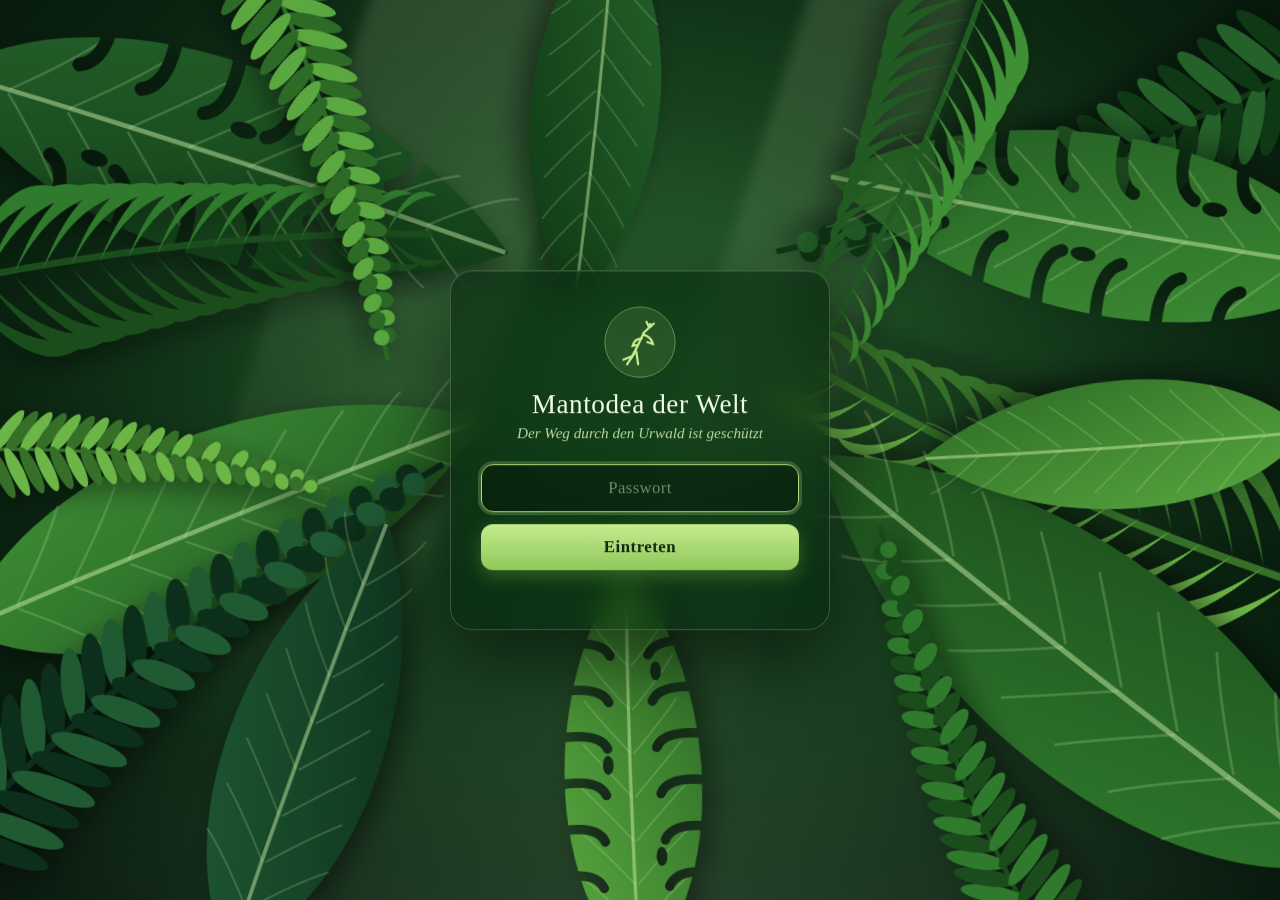
<file: schluessel.html>
<!DOCTYPE html>
<html lang="de">
<head>
<script src="gate.js"></script>
<meta charset="utf-8">
<meta name="viewport" content="width=device-width, initial-scale=1">
<title>Bestimmungsschlüssel – Mantodea der Welt</title>
<link rel="icon" href="favicon.png">
<link rel="stylesheet" href="schluessel.css">
</head>
<body>
<header class="bk-head">
  <div class="bk-wrap">
    <p class="bk-back"><a href="index.html">← Mantodea der Welt</a> · <a href="sicher.html">🔎 Sicher bis zur Art (mit Fotos)</a> · <a href="vergleich.html">⚖️ Artenvergleich</a></p>
    <h1>Bestimmungsschlüssel der Gottesanbeterinnen</h1>
    <p class="bk-intro">Bildtafeln von der Ordnung bis zur Art – nach dem Vorbild klassischer Geländeschlüssel. Bei jedem Schritt wählst du zwischen zwei (selten mehr) Beschreibungen; die Zeichnung zeigt, wo du hinschauen musst.</p>
    <nav class="bk-entry" aria-label="Einstieg">
      <button type="button" id="e-start" class="bk-btn primary">▶ Von vorn: Ist es eine Gottesanbeterin?</button>
      <label class="bk-pick">Einstieg bei Familie <select id="e-fam"><option value="">– Familie wählen –</option></select></label>
      <label class="bk-pick">Einstieg bei Gattung <input id="e-gen" list="e-gen-list" placeholder="Gattung eingeben …" autocomplete="off"><datalist id="e-gen-list"></datalist></label>
      <label class="bk-pick">Fundort (Land) <select id="e-land"><option value="">– unbekannt –</option></select></label>
    </nav>
  </div>
</header>
<main class="bk-wrap" id="bk-main">
  <p class="muted">Lade Schlüssel …</p>
</main>
<footer class="bk-wrap bk-foot">
  <details>
    <summary>Wie dieser Schlüssel entstanden ist und wo seine Grenzen liegen</summary>
    <div id="bk-about"></div>
  </details>
</footer>
<script src="schluessel-bilder.js?v=202611212300"></script>
<script src="data/bestimmung.js?v=202611212300"></script>
<script src="schluessel.js?v=202611212300"></script>
</body>
</html>
</file>
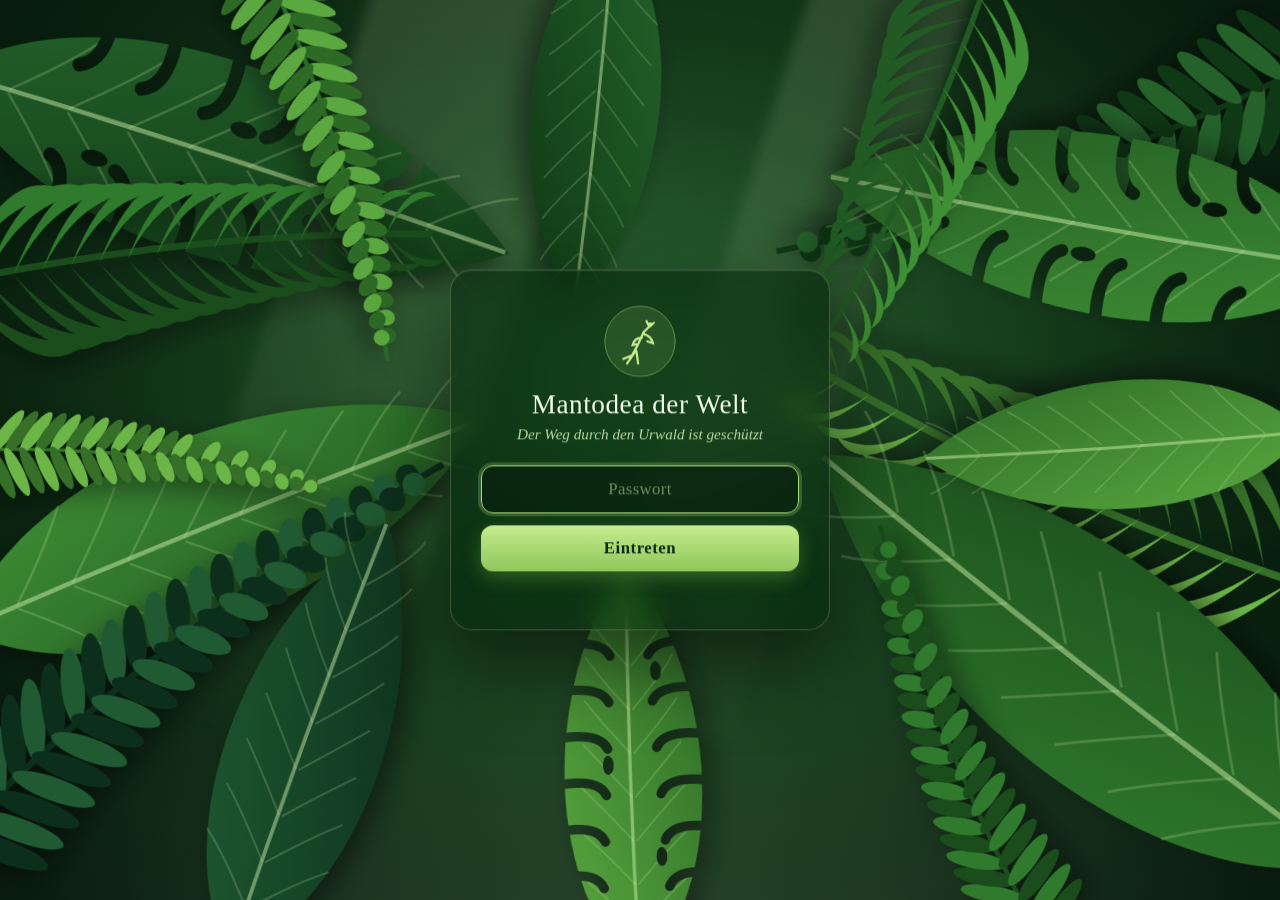
<file: sicher.html>
<!DOCTYPE html>
<html lang="de">
<head>
<script src="gate.js"></script>
<meta charset="utf-8">
<meta name="viewport" content="width=device-width, initial-scale=1">
<title>Sicher bis zur Art – Gottesanbeterinnen bestimmen</title>
<link rel="stylesheet" href="sicher/sicher.css">
</head>
<body>
<header class="s-top">
  <div class="s-wrap s-top-in">
    <button id="s-zurueck" class="s-btn s-btn-zurueck" type="button" aria-label="Einen Schritt zurück">← Zurück</button>
    <div class="s-titel"><span class="s-logo">🔎</span> <b>Sicher bis zur Art</b></div>
    <button id="s-neu" class="s-btn s-btn-leise" type="button">⟲ Neu</button>
  </div>
  <nav id="s-pfad" class="s-wrap s-pfad" aria-label="Bisheriger Weg"></nav>
</header>
<main id="s-main" class="s-wrap"></main>
<div id="s-lupe" class="s-lupe" hidden><button class="s-lupe-zu" type="button" aria-label="Schließen">✕</button><div class="s-lupe-in"></div></div>
<footer class="s-wrap s-fuss">
  <p id="s-link-gross"><a href="schluessel.html">→ Zum großen Bestimmungsschlüssel (alle Arten)</a></p>
  <p>Fotos: iNaturalist-Beobachter (Lizenz jeweils am Bild). Zeichnungen: eigene, nach Wieland (2008). Originalabbildungen: Wieland, F. (2008), Species, Phylogeny and Evolution 1(3).</p>
</footer>
<script src="sicher/daten.js"></script>
<script src="sicher/zeichnung.js"></script>
<script src="sicher/sicher.js"></script>
</body>
</html>
</file>
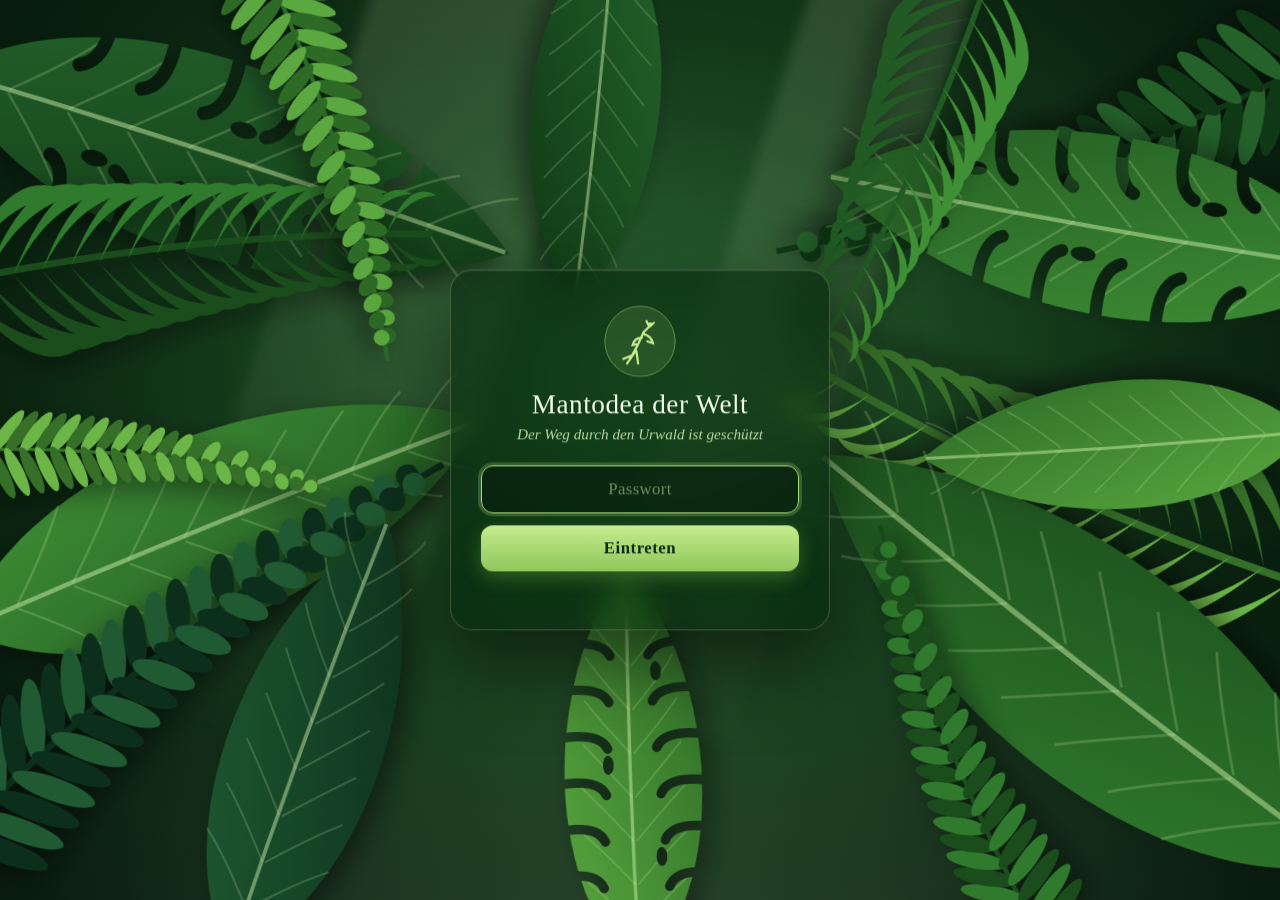
<file: vergleich.html>
<!DOCTYPE html>
<html lang="de">
<head>
<script src="gate.js"></script>
<meta charset="utf-8">
<meta name="viewport" content="width=device-width, initial-scale=1">
<title>Artenvergleich – Gottesanbeterinnen</title>
<link rel="stylesheet" href="vergleich/vergleich.css">
</head>
<body>
<header class="v-top">
  <div class="v-wrap v-top-in">
    <button id="v-zurueck" class="v-btn" type="button">← Zurück</button>
    <div class="v-titel">Arten unterscheiden: <i id="v-gat"></i></div>
  </div>
</header>
<main id="v-main" class="v-wrap"></main>
<div id="v-lupe" class="v-lupe" hidden><button class="v-lupe-zu" type="button">← Zurück</button><div class="v-lupe-in"></div></div>
<footer class="v-wrap v-fuss" id="v-fuss"></footer>
<script src="vergleich/daten.js"></script>
<script src="vergleich/vergleich.js"></script>
</body>
</html>
</file>
<file: style.css>
:root {
  --bg: #f6f7f2; --panel: #ffffff; --ink: #1d2a1f; --muted: #5f6d61; --line: #dfe4d8;
  --accent: #3f7d3a; --accent-2: #2c5a29; --accent-soft: #e5f0e1; --shadow: 0 1px 2px rgba(0,0,0,.06), 0 4px 14px rgba(0,0,0,.05);
  --AFRICA: #c9822b; --ASIA: #c2453b; --EUROPE: #3b6fc2; --NORTH_AMERICA: #6b4fb8; --SOUTH_AMERICA: #2a9a6b; --OCEANIA: #1f8fa8; --NONE: #8a8f86;
}
@media (prefers-color-scheme: dark) {
  :root { --bg: #121712; --panel: #1b221b; --ink: #e6ece3; --muted: #9aa797; --line: #2d382c; --accent: #7cc173; --accent-2: #a5dc9c; --accent-soft: #23331f; --shadow: none; }
}
* { box-sizing: border-box; }
html { scroll-behavior: smooth; }
body { margin: 0; font: 16px/1.5 system-ui, -apple-system, "Segoe UI", Roboto, sans-serif; background: var(--bg); color: var(--ink); }
a { color: var(--accent); }
.wrap { max-width: 1280px; margin: 0 auto; padding: 0 20px; }
.sr { position: absolute; width: 1px; height: 1px; overflow: hidden; clip: rect(0 0 0 0); }
.muted { color: var(--muted); font-size: .9rem; }

.hero { background: linear-gradient(135deg, #24461f, #3f7d3a 55%, #7aa53a); color: #fff; padding: 44px 0 30px; margin-bottom: 24px; }
.hero h1 { margin: 0; font: 700 clamp(2rem, 5vw, 3.2rem)/1.1 Georgia, "Times New Roman", serif; letter-spacing: .01em; }
.hero .lead { margin: 8px 0 22px; opacity: .92; font-size: 1.1rem; max-width: 52ch; }
.stats { display: flex; flex-wrap: wrap; gap: 12px; }
.stats div { background: rgba(255,255,255,.14); border: 1px solid rgba(255,255,255,.22); border-radius: 12px; padding: 8px 16px; min-width: 120px; }
.stats b { display: block; font-size: 1.5rem; }
.stats span { font-size: .85rem; opacity: .9; }

.controls { background: var(--panel); border: 1px solid var(--line); border-radius: 14px; padding: 16px; box-shadow: var(--shadow); }
.controls .row { margin-bottom: 12px; }
.controls .row:last-child { margin-bottom: 0; }
.controls .grid { display: grid; grid-template-columns: repeat(auto-fit, minmax(180px, 1fr)); gap: 12px; }
.controls label { font-size: .82rem; color: var(--muted); display: flex; flex-direction: column; gap: 4px; }
.controls label.check { flex-direction: row; align-items: center; gap: 6px; color: var(--ink); font-size: .92rem; }
input[type=search], select { font: inherit; color: var(--ink); background: var(--bg); border: 1px solid var(--line); border-radius: 10px; padding: 9px 12px; width: 100%; }
input[type=search] { font-size: 1.05rem; padding: 11px 14px; }
input:focus, select:focus, button:focus-visible, .card:focus-visible, tr:focus-visible { outline: 2px solid var(--accent); outline-offset: 2px; }
.label { font-size: .82rem; color: var(--muted); margin-right: 8px; }
.row:has(.chips) { display: flex; align-items: center; flex-wrap: wrap; }
.chips { display: flex; flex-wrap: wrap; gap: 6px; }
.chip { font: inherit; font-size: .88rem; border: 1px solid var(--line); background: var(--bg); color: var(--ink); border-radius: 999px; padding: 5px 12px; cursor: pointer; }
.chip small { color: var(--muted); }
.chip[aria-pressed=true] { background: var(--accent); border-color: var(--accent); color: #fff; }
.chip[aria-pressed=true] small { color: rgba(255,255,255,.8); }
.toggles { display: flex; flex-wrap: wrap; align-items: center; gap: 18px; }
.view { display: inline-flex; border: 1px solid var(--line); border-radius: 10px; overflow: hidden; margin-left: auto; }
.view button { font: inherit; font-size: .9rem; border: 0; background: var(--bg); color: var(--ink); padding: 6px 14px; cursor: pointer; }
.view button.on { background: var(--accent); color: #fff; }
button.link { font: inherit; font-size: .9rem; background: none; border: 0; color: var(--accent); cursor: pointer; text-decoration: underline; }

.count { margin: 20px 0 8px; color: var(--muted); }
h2.group { font: 600 1.35rem Georgia, serif; margin: 28px 0 12px; padding-bottom: 6px; border-bottom: 2px solid var(--accent-soft); }
h2.group small { font: .9rem system-ui, sans-serif; color: var(--muted); margin-left: 6px; }

.cards { display: grid; grid-template-columns: repeat(auto-fill, minmax(230px, 1fr)); gap: 16px; }
.card { background: var(--panel); border: 1px solid var(--line); border-radius: 14px; overflow: hidden; box-shadow: var(--shadow); cursor: pointer; display: flex; flex-direction: column; transition: transform .12s ease, box-shadow .12s ease; }
.card:hover { transform: translateY(-2px); box-shadow: 0 6px 22px rgba(0,0,0,.1); }
.card .img { aspect-ratio: 4/3; background: var(--accent-soft); overflow: hidden; }
.card .img img { width: 100%; height: 100%; object-fit: cover; display: block; }
.ph { height: 100%; display: flex; flex-direction: column; align-items: center; justify-content: center; gap: 6px; color: var(--muted); font-size: .8rem; text-align: center; padding: 12px; }
.ph svg { width: 46px; height: 46px; opacity: .45; }
.credit { margin: 0; padding: 4px 10px; font-size: .68rem; line-height: 1.3; color: var(--muted); background: var(--bg); border-bottom: 1px solid var(--line); white-space: nowrap; overflow: hidden; text-overflow: ellipsis; }
.credit.full { white-space: normal; font-size: .82rem; padding: 8px 0; background: none; border: 0; }
.card .body { padding: 10px 12px 14px; }
.card h3 { margin: 0; font-size: 1.05rem; font-weight: 600; }
.auth { margin: 0; color: var(--muted); font-size: .8rem; }
.common { margin: 4px 0 0; font-size: .88rem; }
.tax { margin: 6px 0 8px; font-size: .82rem; color: var(--muted); }
.fossil { color: var(--muted); font-weight: 400; font-size: .85em; }
.badges { display: flex; flex-wrap: wrap; gap: 4px; }
.badge { font-size: .7rem; padding: 2px 8px; border-radius: 999px; color: #fff; background: var(--NONE); }
.c-AFRICA { background: var(--AFRICA); } .c-ASIA { background: var(--ASIA); } .c-EUROPE { background: var(--EUROPE); }
.c-NORTH_AMERICA { background: var(--NORTH_AMERICA); } .c-SOUTH_AMERICA { background: var(--SOUTH_AMERICA); } .c-OCEANIA { background: var(--OCEANIA); }

.tablewrap { overflow-x: auto; background: var(--panel); border: 1px solid var(--line); border-radius: 14px; }
table { border-collapse: collapse; width: 100%; font-size: .9rem; }
th, td { text-align: left; padding: 8px 10px; border-bottom: 1px solid var(--line); vertical-align: middle; }
th { position: sticky; top: 0; background: var(--panel); font-size: .78rem; text-transform: uppercase; letter-spacing: .04em; color: var(--muted); }
tbody tr { cursor: pointer; }
tbody tr:hover { background: var(--accent-soft); }
td.thumb { width: 64px; padding: 4px 6px; }
td.thumb img { width: 56px; height: 42px; object-fit: cover; border-radius: 6px; display: block; }
.num { text-align: right; font-variant-numeric: tabular-nums; }

.more-wrap { text-align: center; margin: 24px 0; }
#more { font: inherit; background: var(--accent); color: #fff; border: 0; border-radius: 10px; padding: 10px 22px; cursor: pointer; }
.empty { padding: 40px; text-align: center; color: var(--muted); }

.about { margin: 40px 0 20px; background: var(--panel); border: 1px solid var(--line); border-radius: 14px; padding: 6px 22px 14px; }
.about h2 { font-family: Georgia, serif; }
.note { background: var(--accent-soft); border-radius: 10px; padding: 10px 14px; }
footer { padding: 20px; text-align: center; }

dialog { border: 0; border-radius: 16px; padding: 0; width: min(860px, 94vw); max-height: 92vh; background: var(--panel); color: var(--ink); box-shadow: 0 20px 60px rgba(0,0,0,.35); }
dialog::backdrop { background: rgba(10,20,10,.6); }
#d-body { padding: 0 24px 24px; }
.d-img { margin: 0 -24px; background: #000; min-height: 160px; }
.d-img img { width: 100%; max-height: 62vh; object-fit: contain; display: block; }
.d-img .ph { min-height: 220px; background: var(--accent-soft); }
dialog h2 { margin: 6px 0 8px; font-size: 1.5rem; }
dialog h2 .auth { font-size: .95rem; font-weight: 400; display: inline; }
dialog dl { display: grid; grid-template-columns: max-content 1fr; gap: 6px 16px; margin: 14px 0; }
dialog dt { color: var(--muted); }
dialog dd { margin: 0; }
.links { display: flex; flex-wrap: wrap; gap: 8px; }
.links a { border: 1px solid var(--line); border-radius: 8px; padding: 5px 12px; text-decoration: none; }
.close { position: absolute; top: 10px; right: 12px; z-index: 2; width: 38px; height: 38px; border-radius: 50%; border: 0; background: rgba(0,0,0,.55); color: #fff; font-size: 24px; line-height: 1; cursor: pointer; }

@media (max-width: 700px) {
  .controls .grid { grid-template-columns: 1fr 1fr; gap: 8px; }
  .chip { font-size: .8rem; padding: 4px 10px; }
  .view { margin-left: 0; }
  .cards { grid-template-columns: repeat(auto-fill, minmax(160px, 1fr)); gap: 10px; }
}

/* ---------- Bereiche / Tabs */
.hero { padding-bottom: 0; }
.tabs { display: flex; gap: 4px; margin-top: 26px; overflow-x: auto; }
.tabs a { color: #fff; text-decoration: none; padding: 10px 18px; border-radius: 12px 12px 0 0; background: rgba(255,255,255,.12); white-space: nowrap; font-weight: 500; }
.tabs a:hover { background: rgba(255,255,255,.22); }
.tabs a.on { background: var(--bg); color: var(--ink); }
.intro h2 { font: 700 1.8rem Georgia, serif; margin: 6px 0 4px; }
.intro p { max-width: 75ch; }
h3.sub { font: 600 1.25rem Georgia, serif; margin: 28px 0 4px; }
h3.sub small { font: .9rem system-ui, sans-serif; color: var(--muted); }
.panel { background: var(--panel); border: 1px solid var(--line); border-radius: 14px; padding: 6px 20px 16px; margin: 16px 0; box-shadow: var(--shadow); }
.panel > h3 { margin: 12px 0 6px; }
details.panel { padding: 12px 20px; }
details.panel summary { cursor: pointer; }
.stats.light div { background: var(--accent-soft); border-color: var(--line); color: var(--ink); }
.stats.light span { opacity: .8; }
.newlist { max-height: 220px; overflow: auto; font-size: .9rem; }
.primary { font: inherit; font-weight: 600; background: var(--accent); color: #fff; border: 0; border-radius: 10px; padding: 10px 20px; cursor: pointer; }
.primary:disabled { opacity: .5; cursor: not-allowed; }
.msg { min-height: 1.2em; color: var(--accent-2); font-size: .92rem; }
.form { display: grid; gap: 10px; max-width: 720px; margin-top: 10px; }
.form label { display: flex; flex-direction: column; gap: 4px; font-size: .85rem; color: var(--muted); }
.form label.check { flex-direction: row; align-items: flex-start; gap: 8px; color: var(--ink); }
.form input:not([type=checkbox]), .form textarea { font: inherit; color: var(--ink); background: var(--bg); border: 1px solid var(--line); border-radius: 10px; padding: 9px 12px; }
.form .primary { justify-self: start; }
.grid2 { display: grid; grid-template-columns: 1fr 1fr; gap: 10px; }
ul.plain { list-style: none; padding: 0; margin: 12px 0 0; }
ul.plain li { padding: 8px 0; border-top: 1px solid var(--line); }
ul.plain .answer { margin-top: 4px; font-size: .88rem; background: var(--accent-soft); border-radius: 8px; padding: 6px 10px; }
ul.sources li { margin-bottom: 8px; }
.cards.small { grid-template-columns: repeat(auto-fill, minmax(200px, 1fr)); margin-top: 12px; }
.card.fund .ph a { font-size: .85rem; }
.bestimm { display: flex; gap: 4px; margin-top: 8px; }
.bestimm input { flex: 1; min-width: 0; font: inherit; font-size: .85rem; padding: 5px 8px; border: 1px solid var(--line); border-radius: 8px; background: var(--bg); color: var(--ink); }
.bestimm button { font: inherit; font-size: .85rem; border: 0; border-radius: 8px; background: var(--accent); color: #fff; padding: 0 10px; cursor: pointer; }
.tag { display: inline-block; font: 600 .66rem/1.6 system-ui, sans-serif; text-transform: uppercase; letter-spacing: .04em; padding: 0 7px; border-radius: 6px; background: var(--accent-soft); color: var(--accent-2); vertical-align: middle; font-style: normal; }
.tag.warn, .tag.st-offen, .tag.st-unbestimmt { background: #fbecd0; color: #8a5a00; }
.tag.new, .tag.st-erledigt, .tag.st-eingebunden, .tag.st-bestimmt { background: #d9f2d4; color: #1f6b18; }
.tag.st-abgelehnt { background: #f6d9d6; color: #8f2a20; }
.tag.st-laeuft { background: #dbe7fb; color: #234f9c; }
.note.small { font-size: .88rem; }
@media (max-width: 700px) { .grid2 { grid-template-columns: 1fr; } .tabs a { padding: 8px 12px; font-size: .9rem; } }

/* ===================== v4: Galerie, Literatur, Schlüssel ===================== */
.filter-toggle { display: inline-flex; align-items: center; gap: 4px; font: inherit; font-size: .9rem; border: 1px solid var(--line); background: var(--bg); color: var(--ink); border-radius: 10px; padding: 0 14px; cursor: pointer; white-space: nowrap; }
.row:has(#filter-toggle) { display: flex; gap: 8px; align-items: stretch; }
.row:has(#filter-toggle) .search { flex: 1; }
.d-img { position: relative; }
.front-tag { position: absolute; left: 12px; bottom: 10px; background: rgba(0,0,0,.6); color: #fff; font-size: .78rem; padding: 3px 10px; border-radius: 999px; }
.d-actions { margin: 6px 0 12px; }
h3.d-h { font: 600 1.15rem Georgia, serif; margin: 22px 0 8px; padding-top: 12px; border-top: 1px solid var(--line); }
h3.d-h small { font: .8rem system-ui, sans-serif; color: var(--muted); margin-left: 6px; }
.gallery { display: grid; grid-template-columns: repeat(auto-fill, minmax(104px, 1fr)); gap: 6px; }
.gthumb { position: relative; padding: 0; border: 0; border-radius: 8px; overflow: hidden; aspect-ratio: 1; cursor: zoom-in; background: var(--accent-soft); }
.gthumb img { width: 100%; height: 100%; object-fit: cover; display: block; }
.gthumb span { position: absolute; left: 4px; bottom: 4px; font-size: .66rem; background: rgba(0,0,0,.6); color: #fff; padding: 1px 6px; border-radius: 6px; }
.lightbox { position: fixed; inset: 0; z-index: 10; background: rgba(0,0,0,.92); display: flex; flex-direction: column; align-items: center; justify-content: center; padding: 16px; color: #eee; text-align: center; }
.lightbox[hidden] { display: none; }
.lightbox img { max-width: min(92vw, 640px); max-height: 70vh; width: 100%; object-fit: contain; image-rendering: auto; }
.lightbox p { font-size: .85rem; max-width: 640px; }
.lightbox a { color: #b9e3b2; }
.lightbox a.primary { color: #fff; display: inline-block; margin-top: 10px; text-decoration: none; }
.primary.small { padding: 6px 14px; font-size: .9rem; }
#d-lit h4 { margin: 14px 0 6px; font-size: .95rem; }
#d-lit h4 small { color: var(--muted); font-weight: 400; }
ul.lit { list-style: none; padding: 0; margin: 0; font-size: .9rem; }
ul.lit li { padding: 6px 0; border-bottom: 1px dashed var(--line); display: flex; flex-wrap: wrap; gap: 4px 10px; justify-content: space-between; }
ul.lit .cl { display: inline-flex; gap: 8px; font-size: .8rem; white-space: nowrap; }
.small { font-size: .82rem; }
.step h3 { display: flex; align-items: center; gap: 10px; }
.num { display: inline-grid; place-items: center; width: 28px; height: 28px; border-radius: 50%; background: var(--accent); color: #fff; font: 700 .95rem system-ui; }
.habitus { display: grid; grid-template-columns: repeat(auto-fill, minmax(210px, 1fr)); gap: 10px; }
.hab { text-align: left; font: inherit; color: var(--ink); background: var(--bg); border: 2px solid var(--line); border-radius: 12px; padding: 12px; cursor: pointer; display: flex; flex-direction: column; gap: 4px; }
.hab .ico { font-size: 1.6rem; }
.hab span:last-child { font-size: .82rem; color: var(--muted); }
.hab[aria-pressed=true] { border-color: var(--accent); background: var(--accent-soft); }
.card.focus { outline: 3px solid var(--accent); }
.k-filters { margin-bottom: 12px; }

/* ===================== Smartphone ===================== */
@media (max-width: 700px) {
  body { font-size: 15px; }
  .wrap { padding: 0 10px; }
  .hero { padding-top: 18px; margin-bottom: 12px; }
  .hero h1 { font-size: 1.75rem; }
  .hero .lead { font-size: .9rem; margin: 4px 0 12px; }
  .stats { display: grid; grid-template-columns: repeat(5, 1fr); gap: 5px; }
  .stats div { min-width: 0; padding: 6px 5px; border-radius: 10px; }
  .stats b { font-size: 1.05rem; }
  .stats span { font-size: .68rem; line-height: 1.2; display: block; }
  .stats.light { grid-template-columns: repeat(2, 1fr); }
  .tabs { margin-top: 14px; gap: 2px; scrollbar-width: none; }
  .tabs a { padding: 8px 12px; font-size: .86rem; }

  .controls { padding: 10px; border-radius: 12px; position: sticky; top: 0; z-index: 6; }
  .filter-toggle { display: inline-flex; align-items: center; gap: 4px; font: inherit; font-size: .9rem; border: 1px solid var(--line); background: var(--bg); color: var(--ink); border-radius: 10px; padding: 0 12px; cursor: pointer; white-space: nowrap; }
  #filter-badge:not(:empty) { background: var(--accent); color: #fff; border-radius: 999px; padding: 0 7px; font-size: .75rem; }
  .controls .row { margin-bottom: 8px; }
  input[type=search] { font-size: 1rem; padding: 9px 12px; }
  .controls .grid { grid-template-columns: 1fr 1fr; gap: 8px; }
  .toggles { gap: 10px; }

  .cards, .cards.small { grid-template-columns: repeat(2, minmax(0, 1fr)); gap: 8px; }
  .card { border-radius: 10px; }
  .card .img { aspect-ratio: 1; }
  .card .body { padding: 6px 8px 10px; }
  .card h3 { font-size: .88rem; line-height: 1.25; word-break: break-word; }
  .card .auth, .card .tax { font-size: .72rem; }
  .card .common { font-size: .78rem; margin-top: 2px; }
  .card .badges { gap: 3px; }
  .badge { font-size: .6rem; padding: 1px 6px; }
  .credit { font-size: .58rem; padding: 2px 6px; }
  .ph span { font-size: .7rem; }
  .ph svg { width: 32px; height: 32px; }
  h2.group { font-size: 1.1rem; margin: 18px 0 8px; }

  td:nth-child(3), th:nth-child(3), td:nth-child(5), th:nth-child(5), td:nth-child(6), th:nth-child(6) { display: none; }
  table { font-size: .82rem; }

  dialog { width: 100vw; max-width: 100vw; height: 100dvh; max-height: 100dvh; border-radius: 0; margin: 0; }
  #d-body { padding: 0 14px 30px; }
  .d-img { margin: 0 -14px; }
  dialog h2 { font-size: 1.25rem; }
  dialog dl { grid-template-columns: 1fr; gap: 0; }
  dialog dt { margin-top: 8px; font-size: .8rem; }
  .gallery { grid-template-columns: repeat(3, 1fr); gap: 4px; }
  .d-actions .primary { width: 100%; }
  .habitus { grid-template-columns: 1fr 1fr; gap: 8px; }
  .hab { padding: 10px; }
  .hab span:last-child { font-size: .74rem; }
  .panel { padding: 4px 12px 12px; }
  .about { padding: 4px 14px 10px; }
  .chip { font-size: .78rem; padding: 4px 9px; }
}
@media (max-width: 360px) { .stats { grid-template-columns: repeat(2, 1fr); } }

/* ===================== Bildschirmschoner ===================== */
.ss-btn { margin-top: 14px; font: inherit; font-size: .92rem; color: #fff; background: rgba(255,255,255,.16); border: 1px solid rgba(255,255,255,.35); border-radius: 999px; padding: 7px 16px; cursor: pointer; }
.ss-btn:hover { background: rgba(255,255,255,.28); }
.ss { position: fixed; inset: 0; z-index: 1000; background: #000; cursor: none; }
.ss[hidden] { display: none; }
.ss-layer { position: absolute; inset: 0; background: #000 center / contain no-repeat; opacity: 0; transition: opacity 1.6s ease; }
.ss-layer.on { opacity: 1; }
.ss-layer.zoom { animation: ssZoom 9s ease-out forwards; }
@keyframes ssZoom { from { transform: scale(1); } to { transform: scale(1.06); } }
.ss-cap { position: absolute; left: 0; right: 0; bottom: 0; padding: 40px 28px 22px; background: linear-gradient(transparent, rgba(0,0,0,.75)); color: #fff; display: flex; flex-direction: column; gap: 4px; }
.ss-cap b { font: 600 clamp(1.1rem, 3vw, 1.8rem) Georgia, serif; }
.ss-cap span { font-size: .78rem; opacity: .8; }
.ss-hint { position: absolute; top: 14px; right: 18px; color: rgba(255,255,255,.45); font-size: .75rem; }
@media (prefers-reduced-motion: reduce) { .ss-layer.zoom { animation: none; } .ss-layer { transition: none; } }
@media (max-width: 700px) { .ss-btn { margin-top: 10px; font-size: .82rem; padding: 5px 12px; } .ss-cap { padding: 30px 16px 16px; } }

/* ---------- Kopfbild (Urwald), Titelzeile, Foto-Schalter, 3 Kacheln am Handy */
.hero { background:
    linear-gradient(180deg, rgba(16,58,24,.52) 0%, rgba(20,62,26,.66) 55%, rgba(24,66,28,.92) 100%),
    url("[data-uri]") center 40% / cover no-repeat, #163b1a; }
.hero h1, .hero .lead { text-shadow: 0 2px 12px rgba(0,0,0,.45); }
.title-row { display: flex; align-items: center; justify-content: space-between; gap: 12px; }
.title-row .ss-btn { margin: 0; flex: none; backdrop-filter: blur(4px); }
.count { display: flex; align-items: center; flex-wrap: wrap; gap: 10px; }
.seg { display: inline-flex; border: 1px solid var(--line); border-radius: 999px; overflow: hidden; background: var(--card, #fff); }
.seg button { font: inherit; font-size: .85rem; border: 0; background: transparent; color: var(--ink); padding: 5px 12px; cursor: pointer; }
.seg button[aria-pressed="true"] { background: var(--accent, #3f7d3a); color: #fff; }
.d-actions { display: flex; flex-wrap: wrap; gap: 8px; }
.d-actions button:not(.primary) { font: inherit; padding: 8px 14px; border-radius: 10px; border: 1px solid var(--line); background: var(--card, #fff); color: var(--ink); cursor: pointer; }
.keylit { padding-left: 0; list-style: none; }
.keylit .kp { border: 1px solid var(--line); border-radius: 10px; padding: 10px 12px; margin: 8px 0; display: block; }
.keylit .ks { font-style: italic; margin: 4px 0; }
.keylit .cl { display: flex; flex-wrap: wrap; gap: 10px; margin-top: 6px; font-size: .88rem; }
.tag.key { background: #2e7d32; color: #fff; }
.tag.rev { background: #8d6e00; color: #fff; }
@media (max-width: 700px) {
  .title-row .ss-btn { padding: 6px 10px; }
  .title-row .ss-btn span { display: none; }
  #list .cards, #k-res.cards { grid-template-columns: repeat(3, minmax(0, 1fr)); gap: 6px; }
  #list .card .body, #k-res .card .body { padding: 6px 7px 8px; }
  #list .card h3, #k-res .card h3 { font-size: .76rem; line-height: 1.2; margin: 0; overflow-wrap: anywhere; }
  #list .card .auth, #list .card .tax, #list .card .badges, #list .card .credit { display: none; }
  #list .card .common, #k-res .card .common, #k-res .card .tax { font-size: .68rem; margin: 2px 0 0; display: -webkit-box; -webkit-line-clamp: 2; -webkit-box-orient: vertical; overflow: hidden; }
  #list .card .tag { font-size: .6rem; padding: 0 4px; }
  #list .ph span, #k-res .ph span { display: none; }
  #list .ph svg, #k-res .ph svg { width: 26px; height: 26px; }
  .count { gap: 8px; font-size: .9rem; }
}

/* ---------- Länder-Dialog und Filter-Schließen */
.pick { display: flex; justify-content: space-between; align-items: center; width: 100%; font: inherit; text-align: left; padding: 8px 10px; border: 1px solid var(--line); border-radius: 8px; background: var(--bg); color: var(--ink); cursor: pointer; }
.pick::after { content: "▾"; opacity: .6; margin-left: 8px; }
.pick.set { border-color: var(--accent, #3f7d3a); font-weight: 600; }
.filter-close-row { display: none; }
.cdlg { width: min(560px, 94vw); max-height: 86vh; padding: 0; border: 0; border-radius: 16px; background: var(--bg); color: var(--ink); box-shadow: 0 20px 60px rgba(0,0,0,.35); overflow: hidden; }
.cdlg[open] { display: flex; flex-direction: column; }
.cdlg::backdrop { background: rgba(0,0,0,.45); }
.cdlg-head { display: flex; justify-content: space-between; align-items: center; padding: 14px 16px 6px; }
.cdlg-head h2 { margin: 0; font-size: 1.2rem; }
.cdlg-head .close { position: static; font-size: 1.6rem; line-height: 1; border: 0; background: none; color: var(--ink); cursor: pointer; padding: 4px 8px; }
.cdlg-tools { display: flex; flex-direction: column; gap: 8px; padding: 6px 16px 10px; border-bottom: 1px solid var(--line); }
.cdlg-tools .seg { align-self: flex-start; flex-wrap: wrap; }
.cdlg-tools input { font: inherit; padding: 8px 10px; border: 1px solid var(--line); border-radius: 8px; background: var(--bg); color: var(--ink); }
.cdlg-list { overflow: auto; padding: 4px 10px 16px; flex: 1; }
.cdlg-list h3 { position: sticky; top: 0; background: var(--bg); margin: 0; padding: 10px 6px 4px; font-size: .82rem; text-transform: uppercase; letter-spacing: .04em; color: var(--muted); }
.cdlg-list button { display: flex; justify-content: space-between; width: 100%; font: inherit; text-align: left; padding: 9px 8px; border: 0; border-bottom: 1px solid var(--line); background: none; color: var(--ink); cursor: pointer; }
.cdlg-list button:hover { background: var(--accent-soft); }
.cdlg-list button.on { background: var(--accent, #3f7d3a); color: #fff; border-radius: 8px; }
.cdlg-list button small { opacity: .7; }
@media (max-width: 700px) {
  .filter-close-row { display: flex; justify-content: flex-end; position: sticky; bottom: 0; padding: 10px 0 2px; background: linear-gradient(transparent, var(--panel, var(--bg)) 35%); }
  .filter-close-row button { box-shadow: 0 4px 14px rgba(0,0,0,.2); }
  .cdlg { width: 100vw; max-width: 100vw; height: 92vh; max-height: 92vh; margin: auto auto 0; border-radius: 16px 16px 0 0; }
}

/* ---------- Art zuordnen */
.as-box { margin-top: 6px; }
.as-res { margin: 4px 0; font-size: .86rem; }
.as-btn { font: inherit; font-size: .82rem; padding: 5px 10px; border-radius: 8px; border: 1px solid var(--accent, #3f7d3a); background: var(--bg); color: var(--accent, #3f7d3a); cursor: pointer; font-weight: 600; }
.as-btn:hover { background: var(--accent-soft); }
.as-obj { display: flex; gap: 10px; align-items: center; }
.as-obj img { width: 72px; height: 72px; object-fit: cover; border-radius: 8px; flex: none; }
.as-item { display: flex; gap: 10px; align-items: center; padding: 8px 4px; border-bottom: 1px solid var(--line); }
.as-th { width: 64px; height: 64px; flex: none; border-radius: 8px; overflow: hidden; background: var(--accent-soft); }
.as-th img { width: 100%; height: 100%; object-fit: cover; display: block; }
.as-th .ph { padding: 4px; } .as-th .ph span { display: none; } .as-th .ph svg { width: 24px; height: 24px; }
.as-tx { display: flex; flex-direction: column; gap: 2px; min-width: 0; }
.as-ib { display: flex; gap: 6px; margin-top: 4px; }
.as-ib button { font: inherit; font-size: .8rem; padding: 4px 10px; border-radius: 8px; border: 1px solid var(--line); background: var(--bg); color: var(--ink); cursor: pointer; }
.as-ib button.primary { border: 0; background: var(--accent); color: #fff; }
.as-form { display: flex; flex-direction: column; gap: 10px; padding: 14px 16px 18px; }
.as-form input { font: inherit; padding: 8px 10px; border: 1px solid var(--line); border-radius: 8px; background: var(--bg); color: var(--ink); }
.as-actions { display: flex; gap: 8px; justify-content: flex-end; }
.as-actions button:not(.primary) { font: inherit; padding: 8px 14px; border-radius: 10px; border: 1px solid var(--line); background: var(--bg); color: var(--ink); cursor: pointer; }
.asdlg .seg { align-self: flex-start; }
.as-form[hidden], .cdlg-list[hidden] { display: none; }

/* ---------- Filter als Dialog */
.fdlg { width: min(760px, 96vw); max-height: 92vh; padding: 0; border: 0; border-radius: 16px; background: var(--panel, var(--bg)); color: var(--ink); box-shadow: 0 20px 60px rgba(0,0,0,.35); }
.fdlg[open] { display: flex; flex-direction: column; }
.fdlg::backdrop { background: rgba(0,0,0,.45); }
.fdlg-head { display: flex; justify-content: space-between; align-items: center; padding: 12px 16px 4px; }
.fdlg-head h2 { margin: 0; font-size: 1.15rem; }
.fdlg-head .close { position: static; font-size: 1.6rem; line-height: 1; border: 0; background: none; color: var(--ink); cursor: pointer; padding: 2px 8px; }
.fdlg-body { padding: 6px 16px 8px; overflow: auto; flex: 1; }
.fdlg .row { margin-bottom: 12px; }
.fdlg .grid { display: grid; grid-template-columns: repeat(auto-fit, minmax(180px, 1fr)); gap: 10px; }
.fdlg label { font-size: .82rem; color: var(--muted); display: flex; flex-direction: column; gap: 4px; }
.fdlg label.check { flex-direction: row; align-items: center; gap: 6px; color: var(--ink); font-size: .9rem; }
.fdlg select { font: inherit; padding: 7px 8px; border: 1px solid var(--line); border-radius: 8px; background: var(--bg); color: var(--ink); min-width: 0; width: 100%; }
.fdlg-foot { display: flex; justify-content: flex-end; padding: 10px 16px 14px; border-top: 1px solid var(--line); }
.fdlg-foot .primary { min-width: 60%; }
.active-filters { display: flex; flex-wrap: wrap; gap: 6px; margin: 14px 0 0; }
.active-filters .af { display: inline-flex; align-items: center; gap: 4px; font: inherit; font-size: .8rem; border: 1px solid var(--accent, #3f7d3a); background: var(--accent-soft); color: var(--ink); border-radius: 999px; padding: 3px 4px 3px 10px; cursor: pointer; }
.active-filters .af b { font-weight: 600; }
.active-filters .af i.x { font-style: normal; display: inline-grid; place-items: center; width: 18px; height: 18px; border-radius: 50%; background: var(--accent, #3f7d3a); color: #fff; font-size: .7rem; }
.active-filters .af-reset { font: inherit; font-size: .8rem; background: none; border: 0; color: var(--accent, #3f7d3a); text-decoration: underline; cursor: pointer; }
@media (max-width: 700px) {
  .fdlg { width: 100vw; max-width: 100vw; height: 100dvh; max-height: 100dvh; margin: 0; border-radius: 0; }
  .fdlg-head { padding: 8px 12px 2px; }
  .fdlg-head h2 { font-size: 1rem; }
  .fdlg-body { padding: 4px 12px 4px; }
  .fdlg .row { margin-bottom: 7px; }
  .fdlg .grid { grid-template-columns: 1fr 1fr; gap: 5px 8px; }
  .fdlg label { font-size: .72rem; gap: 2px; }
  .fdlg select, .fdlg .pick { padding: 5px 6px; font-size: .84rem; }
  .fdlg .row:has(.chips) .label { font-size: .72rem; color: var(--muted); width: 100%; }
  .fdlg .chips { gap: 4px; }
  .fdlg .chip { font-size: .74rem; padding: 3px 8px; }
  .fdlg .toggles { gap: 6px 12px; }
  .fdlg label.check { font-size: .8rem; }
  .fdlg .view button { padding: 4px 10px; font-size: .8rem; }
  .fdlg-foot { padding: 8px 12px calc(10px + env(safe-area-inset-bottom)); }
  .fdlg-foot .primary { width: 100%; padding: 10px; }
  .active-filters { margin-top: 10px; }
}
.active-filters[hidden] { display: none; }

/* ---------- Verbreitung nach Ländern */
.ct-h { margin: 12px 0 4px; font-size: .85rem; text-transform: uppercase; letter-spacing: .04em; color: var(--muted); }
.ctlist { list-style: none; padding: 0; margin: 0; display: grid; grid-template-columns: repeat(auto-fill, minmax(220px, 1fr)); gap: 2px 14px; }
.ctlist li { padding: 3px 0; border-bottom: 1px dotted var(--line); display: flex; justify-content: space-between; gap: 8px; font-size: .9rem; }
.ctlist li.few a { font-style: italic; opacity: .85; }
.ctlist .ev { color: var(--muted); font-size: .78rem; white-space: nowrap; }
.ctq { margin-top: 10px; }
@media (max-width: 700px) { .ctlist { grid-template-columns: 1fr; } }

/* ---------- Reiter: am Handy alle vier in einer Zeile */
.tabs .ti { margin-right: 6px; }
.tabs .sh { display: none; }
@media (max-width: 700px) {
  .tabs { overflow: visible; gap: 3px; }
  .tabs a { flex: 1 1 0; min-width: 0; display: flex; flex-direction: column; align-items: center; gap: 1px; padding: 6px 2px 7px; font-size: .74rem; line-height: 1.15; text-align: center; border-radius: 10px 10px 0 0; }
  .tabs .ti { margin: 0; font-size: 1.05rem; line-height: 1.1; }
  .tabs .tl { white-space: nowrap; overflow: hidden; text-overflow: ellipsis; max-width: 100%; }
  .tabs .lg { display: none; }
  .tabs .sh { display: inline; }
}

/* ---------- Verbreitungskarte */
.d-map { margin: 4px 0 10px; }
.map-tools { display: flex; justify-content: space-between; align-items: center; margin-bottom: 6px; }
.map-full { font: inherit; font-size: 1.1rem; line-height: 1; border: 1px solid var(--line); background: var(--bg); color: var(--ink); border-radius: 8px; padding: 5px 9px; cursor: pointer; }
.map-wrap { border-radius: 10px; overflow: hidden; border: 1px solid var(--line); }
.wmap { display: block; width: 100%; height: auto; max-height: 70vh; background: #cfe3ef; }
.wmap .sea { fill: #cfe3ef; }
.wmap .grat line { stroke: #fff; stroke-opacity: .55; stroke-width: .6; vector-effect: non-scaling-stroke; }
.wmap .grat line.eq { stroke-opacity: .9; stroke-dasharray: 4 3; }
.wmap .land path { fill: #ece9df; stroke: #a9a597; stroke-width: .5; vector-effect: non-scaling-stroke; }
.wmap .land path.ok { fill: #8bc34a; stroke: #33691e; stroke-width: .8; }
.wmap .land path.q { fill: #ffe082; stroke: #b28704; }
.wmap .pts circle { fill: #d84315; fill-opacity: .85; stroke: #fff; stroke-width: .7; vector-effect: non-scaling-stroke; }
.wmap .lbl text { fill: #1b3a12; font-family: system-ui, sans-serif; font-weight: 600; paint-order: stroke; stroke: rgba(255,255,255,.85); stroke-width: 3px; stroke-linejoin: round; vector-effect: non-scaling-stroke; pointer-events: none; }
.wmap .inset .isea { fill: #b9d4e4; }
.wmap .inset .iborder { fill: none; stroke: #fff; stroke-width: 1.5; vector-effect: non-scaling-stroke; }
.wmap .inset .land path { stroke: none; fill: #f4f2ea; }
.wmap .inset .land path.ok { fill: #689f38; }
.wmap .inset .iframe { fill: none; stroke: #d84315; stroke-width: 1.6; vector-effect: non-scaling-stroke; }
.map-legend { display: flex; flex-wrap: wrap; gap: 4px 14px; font-size: .8rem; color: var(--muted); margin: 6px 0 0; }
.map-legend i { display: inline-block; width: 12px; height: 12px; border-radius: 3px; margin-right: 5px; vertical-align: -1px; }
.lg-ok { background: #8bc34a; border: 1px solid #33691e; } .lg-q { background: #ffe082; border: 1px solid #b28704; }
.lg-pt { background: #d84315; border-radius: 50% !important; border: 1px solid #fff; }
.map-overlay { position: fixed; inset: 0; z-index: 1000; background: rgba(10,20,10,.92); display: flex; flex-direction: column; padding: 10px; }
.map-ov-head { display: flex; justify-content: space-between; align-items: center; color: #fff; padding: 0 4px 8px; }
.map-ov-head .close { font-size: 1.8rem; background: none; border: 0; color: #fff; cursor: pointer; line-height: 1; }
.map-overlay .wmap { flex: 1; width: 100%; height: 100%; max-height: none; border-radius: 8px; }

/* ---------- Fotos aus sozialen Medien */
.sm-btns { display: flex; flex-wrap: wrap; gap: 8px; }
.sm-btns button:not(.primary), .sm-act button { font: inherit; padding: 8px 12px; border-radius: 10px; border: 1px solid var(--line); background: var(--bg); color: var(--ink); cursor: pointer; }
#sm-text, #sm-invite-text { width: 100%; font: inherit; font-size: .88rem; padding: 8px; border: 1px solid var(--line); border-radius: 8px; background: var(--bg); color: var(--ink); box-sizing: border-box; }
.sm-item { padding: 8px 0; border-bottom: 1px solid var(--line); }
.sm-act { display: flex; gap: 8px; margin-top: 6px; }
.sm-up { margin-top: 8px; }
.sm-invite { margin-top: 14px; }
.perm-h { margin: 12px 0 6px; }
.gallery.perm .gthumb { position: relative; display: block; }
.gallery.perm img { width: 100%; aspect-ratio: 1; object-fit: cover; border-radius: 6px; display: block; }

/* ---------- Stammbaum */
.tree-tools { display: flex; gap: 8px; align-items: center; margin: 8px 0; flex-wrap: wrap; }
.tree-tools input { flex: 1; min-width: 160px; font: inherit; padding: 8px 10px; border: 1px solid var(--line); border-radius: 8px; background: var(--bg); color: var(--ink); }
.tree-btns { display: inline-flex; gap: 4px; }
.tree-btns button { font: inherit; font-size: 1.05rem; width: 38px; height: 38px; border: 1px solid var(--line); border-radius: 8px; background: var(--bg); color: var(--ink); cursor: pointer; }
.tree-wrap { position: relative; height: min(72vh, 760px); border: 1px solid var(--line); border-radius: 12px; overflow: hidden;
  background: radial-gradient(circle at center, #fbfdf7 0%, #eef4e6 70%, #e2ebd8 100%); }
.tree-wrap canvas { display: block; touch-action: none; cursor: grab; }
.tree-wrap canvas:active { cursor: grabbing; }
.tree-hint { position: absolute; left: 50%; bottom: 10px; transform: translateX(-50%); background: rgba(27,58,18,.82); color: #fff; font-size: .8rem; padding: 5px 12px; border-radius: 999px; pointer-events: none; transition: opacity .4s; white-space: nowrap; }
.tree-panel.tree-full { position: fixed; inset: 0; z-index: 900; margin: 0; border-radius: 0; display: flex; flex-direction: column; overflow: hidden; }
.tree-panel.tree-full > p.muted { display: none; }
.tree-panel.tree-full .tree-wrap { flex: 1; height: auto; }
@media (max-width: 700px) { .tree-wrap { height: 68vh; } .tree-panel > p.muted { font-size: .78rem; } }

/* ---------- Schwebender Zurück-Knopf (nur Smartphone) */
.back-fab { display: none; }
@media (max-width: 700px) {
  .back-fab { display: grid; place-items: center; position: fixed; right: 16px; bottom: calc(18px + env(safe-area-inset-bottom)); z-index: 2000;
    width: 52px; height: 52px; border-radius: 50%; border: 0; background: var(--accent, #3f7d3a); color: #fff; cursor: pointer;
    box-shadow: 0 6px 18px rgba(0,0,0,.28), 0 0 0 3px rgba(255,255,255,.9); -webkit-tap-highlight-color: transparent; }
  .back-fab:active { transform: scale(.94); }
  .back-fab svg { width: 26px; height: 26px; }
  .fdlg-foot { padding-right: 80px; }
}
@media (max-width: 700px) {
  .back-fab { width: 42px; height: 42px; bottom: calc(86px + env(safe-area-inset-bottom)); right: 12px;
    background: rgba(139, 195, 74, .28); color: #1b5e20; border: 1px solid rgba(255,255,255,.55);
    box-shadow: 0 2px 8px rgba(0,0,0,.12); -webkit-backdrop-filter: blur(2px); backdrop-filter: blur(2px); }
  .back-fab svg { width: 22px; height: 22px; filter: drop-shadow(0 0 2px rgba(255,255,255,.9)); }
  .fdlg-foot { padding-right: 16px; }
}
.tree-path { position: absolute; left: 0; right: 0; top: 0; z-index: 2; padding: 5px 10px; font-size: .8rem; color: #1b3a12; background: linear-gradient(rgba(251,253,247,.96), rgba(251,253,247,.75)); pointer-events: none; white-space: nowrap; overflow: hidden; text-overflow: ellipsis; }
.tree-path:empty { display: none; }
.tree-wrap { background: #fbfdf7; }

/* ---------- Stammbaum-Fenster */
.tree-dlg { width: 100vw; height: 100dvh; max-width: 100vw; max-height: 100dvh; margin: 0; padding: 0; border: 0; background: #fbfdf7; color: var(--ink); }
.tree-dlg[open] { display: flex; flex-direction: column; }
.tree-dlg::backdrop { background: rgba(0,0,0,.5); }
.tree-head { display: flex; align-items: center; gap: 8px; padding: 8px 10px; border-bottom: 1px solid var(--line); background: var(--bg); flex-wrap: wrap; }
.tree-head h2 { margin: 0; font-size: 1.05rem; white-space: nowrap; }
.tree-head input { flex: 1; min-width: 120px; font: inherit; font-size: .9rem; padding: 7px 9px; border: 1px solid var(--line); border-radius: 8px; background: var(--bg); color: var(--ink); }
.tree-head .tree-btns button { width: 34px; height: 34px; }
.tree-head .tr-close { font-size: 1.4rem !important; }
.tree-info { padding: 8px 12px; font-size: .82rem; color: var(--muted); border-bottom: 1px solid var(--line); background: var(--bg); }
.tree-info[hidden] { display: none; }
.tree-dlg .tree-wrap { flex: 1; height: auto; border: 0; border-radius: 0; }
.howto { margin: 6px 0 10px; padding-left: 22px; }
.howto li { margin: 4px 0; }
@media (max-width: 700px) { .tree-head h2 { display: none; } }

/* ---------- Bildschirmschoner: Foto vollständig in der Mitte, weichgezeichneter Hintergrund */
.ss-layer { background-image: none !important; overflow: hidden; }
.ss-layer .ss-bg, .ss-layer .ss-fg { position: absolute; inset: 0; background-repeat: no-repeat; background-position: center; }
.ss-layer .ss-bg { background-size: cover; filter: blur(28px) brightness(.55) saturate(1.15); transform: scale(1.15); }
.ss-layer .ss-fg { background-size: contain; }
.ss-pause { position: absolute; left: 50%; bottom: calc(70px + env(safe-area-inset-bottom)); transform: translateX(-50%); z-index: 3; cursor: pointer;
  font: 600 .95rem system-ui, sans-serif; color: #fff; background: rgba(0,0,0,.38); border: 1px solid rgba(255,255,255,.45); border-radius: 999px; padding: 9px 20px;
  -webkit-backdrop-filter: blur(6px); backdrop-filter: blur(6px); opacity: .75; transition: opacity .3s; }
.ss-pause:hover, .ss-pause:focus-visible, .ss.paused .ss-pause { opacity: 1; }
.ss.paused .ss-layer.zoom { animation-play-state: paused; }
/* Bildschirmschoner: bildschirmfüllend; stark abweichende Formate vergrößert mit Weichzeichner-Rand */
.ss-layer .ss-fg { background-size: cover; }
.ss-layer.fit .ss-fg { background-size: contain; transform: scale(1.35); }
@keyframes ssZoom { from { transform: scale(1.04); } to { transform: scale(1.14); } }
/* Bildschirmschoner: Foto positioniert nach Motivbereich */
.ss-layer .ss-img { position: absolute; max-width: none; display: block; }
.ss-layer.zoom { animation: none; }
.ss-layer.zoom .ss-img { animation: ssPush 9s ease-out forwards; }
.ss.paused .ss-layer.zoom .ss-img { animation-play-state: paused; }
@keyframes ssPush { from { transform: scale(1); } to { transform: scale(1.07); } }
.ss-land { display: inline-block; margin-left: 10px; font-weight: 500; font-style: normal; font-size: .9em; opacity: .9; }
@media (prefers-reduced-motion: reduce) { .ss-layer.zoom .ss-img { animation: none; } }

/* ---------- Steckbrief: breiter am PC, zwei Spalten, gruppierte Galerie, Zoom-Ansicht */
#detail { width: min(1180px, 96vw); }
.d-img { cursor: zoom-in; }
.zoom-tag { position: absolute; right: 10px; bottom: 10px; background: rgba(0,0,0,.55); color: #fff; border-radius: 999px; padding: 4px 9px; font-size: .9rem; pointer-events: none; }
.g-group { margin: 10px 0 6px; font-size: .85rem; color: var(--muted); font-weight: 600; }
.g-group small { font-weight: 400; margin-left: 4px; }
@media (min-width: 900px) {
  #d-body { padding: 0 28px 28px; }
  .d-top { display: grid; grid-template-columns: minmax(0, 1.2fr) minmax(0, 1fr); gap: 28px; align-items: start; padding-top: 22px; }
  .d-top .d-img { margin: 0; border-radius: 14px; overflow: hidden; }
  .d-top .d-img img { max-height: 58vh; }
  .d-top .d-media h3.d-h { margin-top: 14px; }
  .d-top .gallery { grid-template-columns: repeat(auto-fill, minmax(86px, 1fr)); }
  .d-info { position: sticky; top: 12px; }
  .d-info h2 { margin-top: 0; font-size: 1.7rem; line-height: 1.2; }
  .d-info dl { background: var(--bg); border: 1px solid var(--line); border-radius: 12px; padding: 12px 14px; }
}
.lightbox.zoomer { padding: 0; justify-content: flex-start; z-index: 50; }
.zoomer .zstage { position: relative; flex: 1; width: 100%; overflow: hidden; display: flex; align-items: center; justify-content: center; touch-action: none; cursor: zoom-in; }
.zoomer .zstage.zoomed { cursor: grab; }
.zoomer .zstage img { max-width: 100%; max-height: 100%; width: auto; height: auto; object-fit: contain; transform-origin: center center; transition: transform .08s linear; user-select: none; -webkit-user-drag: none; }
.zoomer .close { position: absolute; top: 10px; right: 12px; z-index: 3; font-size: 1.8rem; line-height: 1; background: rgba(0,0,0,.45); color: #fff; border: 0; border-radius: 50%; width: 44px; height: 44px; cursor: pointer; }
.zoomer .znav { position: absolute; top: 50%; transform: translateY(-50%); z-index: 3; font-size: 2rem; line-height: 1; width: 44px; height: 64px; border: 0; border-radius: 10px; background: rgba(0,0,0,.35); color: #fff; cursor: pointer; }
.zoomer .znav.prev { left: 8px; } .zoomer .znav.next { right: 8px; }
.zoomer .ztools { display: flex; gap: 6px; align-items: center; padding: 8px; }
.zoomer .ztools button { width: 40px; height: 34px; border-radius: 8px; border: 1px solid rgba(255,255,255,.3); background: rgba(255,255,255,.08); color: #fff; cursor: pointer; font: inherit; }
.zoomer .zcount { color: #ccc; font-size: .85rem; margin-left: 6px; }
.zoomer .zcap { margin: 0 0 12px; padding: 0 14px; font-size: .82rem; max-width: 760px; }
.lightbox.zoomer { background: #070907; }
.zoomer .ztitle { width: 100%; box-sizing: border-box; padding: calc(12px + env(safe-area-inset-top)) 64px 8px; text-align: center; font-size: 1.25rem; line-height: 1.25; color: #fff; background: linear-gradient(180deg, rgba(0,0,0,.55), rgba(0,0,0,0)); flex: none; }
.zoomer .ztitle i { font-weight: 600; }
.zoomer .ztitle span { display: block; font-size: .85rem; color: #b9e3b2; margin-top: 2px; }
.ss-dl { position: absolute; left: 12px; top: calc(12px + env(safe-area-inset-top)); z-index: 3; cursor: pointer; font: 600 .82rem system-ui, sans-serif; color: #fff; background: rgba(0,0,0,.38); border: 1px solid rgba(255,255,255,.4); border-radius: 999px; padding: 7px 12px; -webkit-backdrop-filter: blur(6px); backdrop-filter: blur(6px); opacity: .75; }
.ss-dl:hover { opacity: 1; }
.ss-choice { position: absolute; left: 50%; top: 50%; transform: translate(-50%, -50%); z-index: 4; width: min(460px, 90vw); background: rgba(20,32,18,.92); border: 1px solid rgba(255,255,255,.2); border-radius: 16px; padding: 20px; color: #fff; text-align: center; cursor: default; }
.ss-choice[hidden] { display: none; }
.ss-choice h3 { margin: 0 0 8px; }
.ss-choice p { font-size: .9rem; opacity: .9; margin: 0 0 14px; }
.ss-choice button { display: block; width: 100%; margin: 8px 0 0; font: 600 .95rem system-ui; padding: 11px; border-radius: 10px; border: 1px solid rgba(255,255,255,.35); background: rgba(255,255,255,.08); color: #fff; cursor: pointer; }
.ss-choice button.primary { background: #3f7d3a; border-color: #3f7d3a; }
.ss-choice button.link { background: none; border: 0; text-decoration: underline; font-weight: 400; }
.ss-pause[hidden], .ss-dl[hidden] { display: none; }

/* ---------- Namensgeschichte */
.syn { list-style: none; padding: 0; margin: 6px 0 4px; }
.syn-row { display: grid; grid-template-columns: minmax(0, 1fr) minmax(90px, 40%); gap: 10px; align-items: center; padding: 6px 0; border-bottom: 1px dotted var(--line); }
.syn-row.valid .syn-name i { font-weight: 700; }
.syn-bar { position: relative; height: 18px; background: linear-gradient(90deg, var(--accent-soft), transparent); border-radius: 4px; }
.syn-bar span { position: absolute; top: 6px; height: 6px; border-radius: 3px; }
.syn-row.valid .syn-bar span { background: #3f7d3a; }
.syn-row.old .syn-bar span { background: repeating-linear-gradient(90deg, #a1887f 0 6px, transparent 6px 10px); }
.syn-bar b { position: absolute; top: -2px; transform: translateX(-50%); font-size: .62rem; font-weight: 600; color: var(--muted); }
.syn-axis { display: flex; justify-content: space-between; font-size: .62rem; color: var(--muted); margin-left: calc(60% + 10px); }
@media (max-width: 700px) { .syn-row { grid-template-columns: 1fr; gap: 2px; } .syn-axis { margin-left: 0; } }

/* ---------- Steckbrief neu: Rahmen, Karten, Bild oben, Name darunter */
#detail { width: min(980px, 96vw); background: #eef2e8; border: 1px solid rgba(40,70,30,.25); border-radius: 22px; box-shadow: 0 30px 80px rgba(0,0,0,.45), 0 0 0 6px rgba(255,255,255,.35); }
#detail #d-body { padding: 14px 14px 20px; }
#detail form[method=dialog] .close { z-index: 6; }
.d-hero { position: relative; border-radius: 16px; overflow: hidden; background: #0d120c; border: 1px solid rgba(0,0,0,.25); box-shadow: 0 6px 18px rgba(0,0,0,.18); cursor: zoom-in; }
.d-hero .d-img { margin: 0 !important; border-radius: 0; }
.d-hero .d-img img { width: 100%; max-height: 64vh; object-fit: contain; display: block; background: #0d120c; }
.d-hero .credit.full { margin: 0; padding: 6px 12px; background: rgba(255,255,255,.96); border-top: 1px solid var(--line); font-size: .76rem; color: var(--muted); }
.d-card { background: var(--panel, #fff); border: 1px solid rgba(40,70,30,.18); border-radius: 16px; padding: 14px 18px 16px; margin-top: 12px; box-shadow: 0 2px 8px rgba(30,50,20,.06); }
.d-card[hidden] { display: none; }
.d-card h3.d-h { margin: 0 0 10px; padding: 0 0 8px; border-top: 0; border-bottom: 1px solid var(--line); }
.d-card h4.d-sub { margin: 14px 0 6px; font-size: .95rem; }
.d-card h4.d-sub small { color: var(--muted); font-weight: 400; margin-left: 4px; }
.d-head h2 { margin: 0; font-size: 1.7rem; line-height: 1.2; }
.d-head .d-auth { margin: 2px 0 10px; color: var(--muted); }
.d-head .d-common { color: var(--ink); font-weight: 500; }
.facts { display: grid; grid-template-columns: repeat(auto-fill, minmax(160px, 1fr)); gap: 8px; margin-top: 10px; }
.fact { background: var(--bg); border: 1px solid var(--line); border-radius: 12px; padding: 8px 12px; min-width: 0; }
.fact span { display: block; font-size: .72rem; color: var(--muted); text-transform: uppercase; letter-spacing: .04em; }
.fact b { display: block; font-weight: 600; margin-top: 2px; overflow-wrap: anywhere; }
.fact .badge { font-size: .62rem; }
.d-sources { margin: 14px 4px 0; font-size: .85rem; }
.d-card .gallery { grid-template-columns: repeat(auto-fill, minmax(96px, 1fr)); }
@media (max-width: 700px) {
  #detail { border-radius: 0; border: 0; box-shadow: none; }
  #detail #d-body { padding: 8px 8px 24px; }
  .d-hero { border-radius: 12px; }
  .d-card { padding: 12px 12px 14px; border-radius: 14px; margin-top: 10px; }
  .d-head h2 { font-size: 1.35rem; }
  .facts { grid-template-columns: 1fr 1fr; gap: 6px; }
  .d-card .gallery { grid-template-columns: repeat(3, 1fr); }
}
.fact b .badge { display: inline-block; width: auto; margin: 3px 3px 0 0; }
@media (min-width: 701px) { .d-hero .d-img img { max-height: 52vh; } }
.fact b .badge { color: #fff; font-weight: 600; }
.d-tax { margin: 10px 0 0; font-size: .9rem; color: var(--muted); line-height: 1.5; }
.d-tax a { font-weight: 600; }
.facts { grid-template-columns: repeat(auto-fill, minmax(140px, 1fr)); }
.fact { padding: 6px 10px; }
@media (max-width: 700px) { .d-tax { font-size: .84rem; } }
.zoomer .zstage { cursor: pointer; }
.zoomer .zstage img { width: 100%; height: 100%; max-width: 100%; max-height: 100%; object-fit: contain; }
.zoomer .zhint { margin: 0; padding: 0 12px; font-size: .74rem; color: #aab; }
.mantis-ico { width: 1.25em; height: 1.25em; display: inline-block; vertical-align: -0.2em; }
.hab .ico .mantis-ico { width: 1.6em; height: 1.6em; }
img.mantis-ico { width: 1.5em; height: 1.5em; object-fit: contain; vertical-align: -0.35em; }
.hab .ico img.mantis-ico { width: 1.9em; height: 1.9em; }
.zoomer .zlink { display: flex; width: 100%; height: 100%; align-items: center; justify-content: center; }
.gcell { position: relative; }
.gcell .gthumb { width: 100%; }
.gstar { position: absolute; top: 4px; right: 4px; width: 28px; height: 28px; border-radius: 50%; border: 0; background: rgba(0,0,0,.45); color: #fff; font-size: 15px; line-height: 28px; padding: 0; cursor: pointer; }
.gstar:hover { background: rgba(0,0,0,.7); }
.gstar.on { background: #f2b600; color: #3a2a00; }
.zoomer .ztools .zset { width: auto; padding: 0 12px; margin-left: 8px; background: #3f7d3a; border-color: #3f7d3a; font-weight: 600; }
.zoomer .ztools .zset[disabled] { background: rgba(255,255,255,.12); border-color: rgba(255,255,255,.3); opacity: 1; }
.zoomer .ztools .zset[hidden] { display: none; }
.gthumb.is-title { outline: 3px solid #3f7d3a; outline-offset: -3px; }
.zoomer .ztools { flex-wrap: wrap; justify-content: center; }
@media (max-width: 700px) {
  .zoomer .ztools .zset { order: -1; flex-basis: calc(100% - 70px); margin: 0 60px 6px 0; height: 40px; white-space: nowrap; }
}
/* Bildschirmschoner: Fußleiste mit Name, Land und Navigation */
.ss-pause, .ss-dl, .ss-choice, .ss-hint { display: none !important; }
.ss .ss-layer .ss-fg { background-size: contain !important; transform: none; }
.ss-foot { position: absolute; left: 0; right: 0; bottom: 0; z-index: 3; display: flex; align-items: flex-end; justify-content: space-between; gap: 12px;
  padding: 40px 18px calc(14px + env(safe-area-inset-bottom)); background: linear-gradient(transparent, rgba(0,0,0,.78)); cursor: default; }
.ss-foot .ss-cap { position: static; padding: 0; background: none; min-width: 0; }
.ss-foot .ss-cap b { display: block; font-size: 1.15rem; color: #fff; }
.ss-foot .ss-cap span#ss-credit { display: block; font-size: .72rem; color: rgba(255,255,255,.75); margin-top: 3px; }
.ss-foot .ss-land { margin-left: 10px; font-weight: 500; font-style: normal; color: #d6f0c8; }
.ss-nav { display: flex; gap: 6px; flex: none; }
.ss-nav button { width: 42px; height: 42px; border-radius: 50%; border: 1px solid rgba(255,255,255,.4); background: rgba(0,0,0,.45); color: #fff; font-size: 1rem; cursor: pointer; }
.ss-nav button:hover { background: rgba(255,255,255,.2); }
@media (max-width: 700px) { .ss-foot { flex-direction: column; align-items: stretch; } .ss-nav { justify-content: center; } .ss-foot .ss-cap b { font-size: 1rem; } }
.d-occ { margin: 8px 0 0; font-size: .9rem; line-height: 1.45; }
.d-occ b { font-weight: 600; }
.credit .fo { color: var(--ink); font-weight: 500; }
.zoomer .zcap .zfo { color: #d6f0c8; font-weight: 600; }
.ss-set { position: absolute; right: 12px; bottom: calc(80px + env(safe-area-inset-bottom)); z-index: 5; width: min(520px, calc(100vw - 24px)); max-height: 75vh; overflow: auto;
  background: rgba(20,30,18,.94); color: #fff; border: 1px solid rgba(255,255,255,.2); border-radius: 16px; padding: 14px 16px; cursor: default; -webkit-backdrop-filter: blur(8px); backdrop-filter: blur(8px); }
.ss-set[hidden] { display: none; }
.ss-set-head { display: flex; justify-content: space-between; align-items: center; margin-bottom: 10px; }
.ss-set-head button { background: none; border: 0; color: #fff; font-size: 1.5rem; cursor: pointer; }
.ss-set-grid { display: grid; grid-template-columns: 1fr 1fr; gap: 8px 12px; }
.ss-set-grid label { display: flex; flex-direction: column; gap: 3px; font-size: .78rem; color: rgba(255,255,255,.75); }
.ss-set-grid label.chk { flex-direction: row; align-items: center; gap: 8px; font-size: .9rem; color: #fff; grid-column: 1 / -1; }
.ss-set-grid label.wide { grid-column: 1 / -1; }
.ss-set-grid label.chk:has(input:disabled) { opacity: .5; }
.ss-set-grid select { font: inherit; font-size: .9rem; padding: 7px 8px; border-radius: 8px; border: 1px solid rgba(255,255,255,.25); background: rgba(255,255,255,.1); color: #fff; }
.ss-set-grid select option { color: #000; }
.ss-set-foot { display: flex; align-items: center; gap: 8px; margin-top: 12px; flex-wrap: wrap; }
.ss-set-foot span { flex: 1; font-size: .82rem; color: #d6f0c8; }
.ss-set-foot button { font: 600 .9rem system-ui; padding: 8px 14px; border-radius: 10px; border: 1px solid rgba(255,255,255,.3); background: rgba(255,255,255,.08); color: #fff; cursor: pointer; }
.ss-set-foot button.ok { background: #3f7d3a; border-color: #3f7d3a; }
@media (max-width: 700px) { .ss-set { bottom: calc(120px + env(safe-area-inset-bottom)); } .ss-set-grid { grid-template-columns: 1fr; } }
/* Galerie: drei Felder, Drag & Drop */
.gdrop { min-height: 64px; border-radius: 10px; padding: 3px; transition: background .15s, outline-color .15s; outline: 2px dashed transparent; }
#d-gal.dragging .gdrop, .dragging .gdrop { outline-color: rgba(63,125,58,.35); }
.gdrop.over { background: rgba(63,125,58,.12); outline-color: #3f7d3a !important; }
.gempty { margin: 0; padding: 18px 8px; text-align: center; color: var(--muted); font-size: .8rem; grid-column: 1 / -1; }
.gthumb.gdragging { opacity: .3; }
.gghost { position: fixed; z-index: 3000; pointer-events: none; opacity: .9; transform: scale(1.06) rotate(-2deg); box-shadow: 0 10px 28px rgba(0,0,0,.35); border-radius: 8px; overflow: hidden; }
.gghost img { width: 100%; height: 100%; object-fit: cover; }
.gthumb { touch-action: pan-y; -webkit-touch-callout: none; user-select: none; }
.ghint { margin-top: 8px; }
.ss, .ss * { cursor: none !important; }
.ss.show-cursor, .ss.show-cursor * { cursor: default !important; }
.ss.show-cursor button, .ss.show-cursor select, .ss.show-cursor label { cursor: pointer !important; }

/* Fotoschalter: mit Foto | alle – grüner Schieber gleitet nach links oder rechts */
.seg.slide { position: relative; display: inline-grid; grid-template-columns: 1fr 1fr; isolation: isolate; }
.seg.slide::before { content: ""; position: absolute; z-index: -1; top: 2px; bottom: 2px; left: 2px; width: calc(50% - 2px); border-radius: 999px;
  background: var(--accent, #3f7d3a); transition: transform .25s ease; transform: translateX(100%); }
.seg.slide.on::before { transform: translateX(0); }
.seg.slide button, .seg.slide button[aria-pressed="true"] { background: transparent; white-space: nowrap; transition: color .25s; }
.seg.slide button[aria-pressed="true"] { color: #fff; }
.seg.slide button b { font-weight: 700; }
@media (max-width: 600px) { .seg.slide button { font-size: .78rem; padding: 5px 9px; } }

/* Filterknopf mit Hinweis, was er enthält */
.filter-toggle.ft2 { flex-direction: column; align-items: center; justify-content: center; gap: 1px; padding: 4px 14px; min-width: 210px; line-height: 1.15; }
.filter-toggle.ft2 .ft-top { font-weight: 700; display: inline-flex; align-items: center; gap: 5px; }
.filter-toggle.ft2 .ft-sub { font-size: .72rem; color: var(--muted, #667); white-space: nowrap; }
@media (max-width: 600px) { .filter-toggle.ft2 { min-width: 0; flex: 0 0 auto; padding: 4px 10px; } .filter-toggle.ft2 .ft-sub { font-size: .66rem; } }
#count-text[hidden] { display: none; }

/* Schnellfilter neben der Suche */
.qf { display: flex; gap: 6px; flex-wrap: nowrap; }
.qf-b { font: inherit; font-size: .9rem; border: 1px solid var(--line); background: var(--bg); color: var(--ink); border-radius: 10px; padding: 8px 12px; cursor: pointer; white-space: nowrap; max-width: 150px; overflow: hidden; text-overflow: ellipsis; }
.qf-b:hover { border-color: var(--accent, #3f7d3a); }
.qf-b.set { background: var(--accent, #3f7d3a); color: #fff; border-color: var(--accent, #3f7d3a); }
.qf-more { font-weight: 600; }
.pk-abc { display: grid; grid-template-columns: repeat(auto-fill, minmax(58px, 1fr)); gap: 6px; padding: 4px 0; }
.pk-abc button { display: flex; flex-direction: column; align-items: center; padding: 6px 2px; border: 1px solid var(--line); border-radius: 10px; background: var(--bg); color: var(--ink); font: inherit; cursor: pointer; }
.pk-abc button b { font-size: 1.15rem; }
.pk-abc button small { font-size: .7rem; opacity: .75; }
.pk-abc button.on { background: var(--accent, #3f7d3a); color: #fff; border-color: var(--accent, #3f7d3a); }
.pk-abc button:disabled { opacity: .35; cursor: default; }
.pk-abc button.all { grid-column: 1 / -1; flex-direction: row; justify-content: center; }
.cdlg-tools[hidden] { display: none; }
@media (max-width: 600px) {
  .controls .row:has(.qf) { flex-wrap: wrap; }
  .controls .row:has(.qf) .search { flex: 1 1 100%; }
  .qf { width: 100%; }
  .qf-b { flex: 1 1 0; padding: 7px 4px; font-size: .8rem; text-align: center; min-width: 0; }
}

/* Lupe im Suchfeld */
.controls .search { position: relative; }
.controls .search input { padding-right: 46px; }
.q-go { position: absolute; right: 5px; top: 50%; transform: translateY(-50%); width: 36px; height: 36px; border: 0; border-radius: 8px;
  background: var(--accent, #3f7d3a); color: #fff; font-size: 1rem; line-height: 1; cursor: pointer; display: grid; place-items: center; filter: saturate(.9); }
.q-go:active { transform: translateY(-50%) scale(.94); }

/* Filterdialog übersichtlich: Abschnitte untereinander, volle Höhe */
.fdlg { height: min(92vh, 900px); }
.fdlg-body { display: flex; flex-direction: column; gap: 12px; padding: 8px 16px 12px; }
.fsec { border: 1px solid var(--line); border-radius: 12px; padding: 10px 12px 12px; background: var(--bg); }
.fsec h3 { margin: 0 0 8px; font-size: .95rem; color: var(--accent, #3f7d3a); }
.fsec .flabel { font-size: .8rem; color: var(--muted); margin: 8px 0 4px; }
.fsec .flabel:first-of-type { margin-top: 0; }
.fsec .fgrid { display: grid; grid-template-columns: 1fr 1fr; gap: 10px; margin-top: 8px; }
.fsec .fgrid:first-of-type { margin-top: 0; }
.fsec .fchecks { display: flex; flex-wrap: wrap; gap: 6px 18px; }
.fsec .chips { display: flex; flex-wrap: wrap; gap: 6px; }
.fdlg-foot { justify-content: space-between; align-items: center; gap: 12px; }
.fdlg-foot .link { white-space: nowrap; }
.fdlg-foot .primary { min-width: 0; flex: 1; max-width: 420px; }
@media (max-width: 600px) {
  .fdlg { height: 100dvh; }
  .fdlg-body { gap: 9px; padding: 6px 10px 10px; }
  .fsec { padding: 8px 10px 10px; }
  .fsec h3 { font-size: .88rem; margin-bottom: 6px; }
  .fsec .fgrid { gap: 6px 8px; }
  .fdlg-foot .link { font-size: .82rem; }
}

/* Tabelle: Fundzahl als schlichte rechtsbündige Zahl */
table .tnum { text-align: right; font-variant-numeric: tabular-nums; white-space: nowrap; padding-right: 16px; }

/* Stammbaum: Kopfleiste mit Auswahl nach Autor und aufklappbarer Quelle */
.tree-head { gap: 10px; padding: 8px 12px; background: linear-gradient(180deg, #fff, #f4f8ef); box-shadow: 0 1px 0 var(--line); }
.tree-head h2 { font: 700 1.05rem Georgia, "Times New Roman", serif; color: #1f4d1d; }
.tree-pick { display: inline-flex; padding: 3px; gap: 2px; border-radius: 999px; background: #e7efe1; border: 1px solid #d4e1cb; overflow-x: auto; scrollbar-width: none; max-width: 100%; }
.tree-pick::-webkit-scrollbar { display: none; }
.tree-pick button { flex: none; display: inline-flex; align-items: center; gap: 6px; font: 600 .84rem system-ui, sans-serif; border: 0; border-radius: 999px; background: transparent; color: #33502f; padding: 6px 13px; cursor: pointer; white-space: nowrap; transition: background .2s, color .2s, box-shadow .2s; }
.tree-pick button i { width: 8px; height: 8px; border-radius: 50%; background: #5b6b55; }
.tree-pick button.gen i { background: #2f6fa3; } .tree-pick button.mor i { background: #b5652e; }
.tree-pick button:hover { background: rgba(255,255,255,.6); }
.tree-pick button[aria-selected="true"] { background: #fff; color: #173d16; box-shadow: 0 1px 4px rgba(0,0,0,.15); }
.tree-head input { flex: 1 1 160px; max-width: 280px; border-radius: 999px; padding: 7px 14px; background: #fff; }
.tree-head .tree-btns { margin-left: auto; gap: 2px; padding: 3px; border-radius: 999px; background: #e7efe1; border: 1px solid #d4e1cb; }
.tree-head .tree-btns button { width: 32px; height: 32px; border: 0; border-radius: 50%; background: transparent; font-size: 1rem; color: #33502f; }
.tree-head .tree-btns button:hover { background: #fff; }
.tree-head .tree-btns .tr-close { background: #fff; box-shadow: 0 1px 3px rgba(0,0,0,.12); }
.tree-src { background: #f8fbf5; border-bottom: 1px solid var(--line); font-size: .8rem; color: var(--muted); }
.tree-src:empty { display: none; }
.tree-src summary { display: flex; align-items: center; gap: 8px; padding: 5px 12px; cursor: pointer; list-style: none; }
.tree-src summary::-webkit-details-marker { display: none; }
.tree-src .who { color: var(--ink); font-weight: 600; white-space: nowrap; overflow: hidden; text-overflow: ellipsis; min-width: 0; }
.tree-src .more { margin-left: auto; color: var(--accent, #3f7d3a); font-weight: 600; white-space: nowrap; }
.tree-src .more::after { content: " ▾"; }
.tree-src[open] .more::after { content: " ▴"; }
.tree-src .tag { flex: none; font-size: .68rem; font-weight: 700; text-transform: uppercase; letter-spacing: .03em; padding: 1px 8px; border-radius: 999px; color: #fff; background: #5b6b55; }
.tree-src .tag.gen { background: #2f6fa3; } .tree-src .tag.mor { background: #b5652e; }
.tree-src .src-body { padding: 2px 12px 10px; max-width: 980px; line-height: 1.45; }
.tree-src .src-body p { margin: 4px 0; }
.tree-src .cite { font-style: italic; }
.tree-src .links { display: flex; flex-wrap: wrap; gap: 8px; }
.tree-src .links a { color: #fff; background: var(--accent, #3f7d3a); padding: 4px 12px; border-radius: 999px; font-weight: 600; text-decoration: none; }
@media (max-width: 700px) {
  .tree-head { gap: 6px; padding: 6px 8px; }
  .tree-pick { order: 3; width: 100%; }
  .tree-pick button { flex: 1 0 auto; justify-content: center; padding: 6px 10px; font-size: .78rem; }
  .tree-head input { order: 1; max-width: none; }
  .tree-head .tree-btns { order: 2; margin-left: 0; }
  .tree-head .tree-btns button { width: 30px; height: 30px; }
  .tree-src .more { font-size: .74rem; }
  .tree-src .who { font-size: .76rem; }
}

.tree-pick .sh { display: none; }
@media (max-width: 700px) { .tree-pick .lg { display: none; } .tree-pick .sh { display: inline; } .tree-pick button { padding: 6px 8px; } }

/* Stammbäume optisch unterscheiden */
.tree-dlg[data-tree="schwarzroy2019"] .tree-head { background: linear-gradient(180deg, #fff, #fbefe4); }
.tree-dlg[data-tree="schwarzroy2019"] .tree-src { background: #fdf6ee; border-bottom-color: #ecd3bd; }
.tree-dlg[data-tree="casadei2026"] .tree-head { background: linear-gradient(180deg, #fff, #e6f0fa); }
.tree-dlg[data-tree="casadei2026"] .tree-src { background: #f0f6fd; border-bottom-color: #c9dbee; }
.tree-dlg[data-tree="schwarzroy2019"] .tree-pick button[aria-selected="true"] { color: #8a3f12; box-shadow: 0 0 0 2px #b5652e inset, 0 1px 4px rgba(0,0,0,.15); }
.tree-dlg[data-tree="casadei2026"] .tree-pick button[aria-selected="true"] { color: #174f80; box-shadow: 0 0 0 2px #2f6fa3 inset, 0 1px 4px rgba(0,0,0,.15); }
.tree-src .diffnote { flex: none; font-size: .74rem; font-weight: 700; color: #b8650a; white-space: nowrap; }
@media (max-width: 700px) { .tree-src .diffnote { font-size: .68rem; } .tree-src .more { display: none; } }
@media (max-width: 700px) { .tree-src .who { display: none; } }

/* Baumauswahl: drei klar getrennte Karten in den Farben der Bäume */
.tree-pick { background: none; border: 0; padding: 0; gap: 8px; border-radius: 0; }
.tree-pick button { flex-direction: column; align-items: flex-start; gap: 0; border-radius: 10px; padding: 4px 12px 5px; border: 2px solid; line-height: 1.15; box-shadow: none; }
.tree-pick button .kind { font-size: .66rem; font-weight: 800; text-transform: uppercase; letter-spacing: .05em; opacity: .9; }
.tree-pick button .lg, .tree-pick button .sh { font-size: .84rem; font-weight: 700; }
.tree-pick button.kat { border-color: #8aa483; background: #f1f6ee; color: #2e5d27; }
.tree-pick button.mor { border-color: #d39a72; background: #fbf1e8; color: #8a3f12; }
.tree-pick button.gen { border-color: #86acd2; background: #edf4fb; color: #174f80; }
.tree-pick button:hover { filter: brightness(.97); background-image: none; }
.tree-pick button[aria-selected="true"] { color: #fff !important; box-shadow: 0 2px 8px rgba(0,0,0,.2) !important; transform: translateY(-1px); }
.tree-pick button.kat[aria-selected="true"] { background: #2e5d27; border-color: #2e5d27; }
.tree-pick button.mor[aria-selected="true"] { background: #a24e1c; border-color: #a24e1c; }
.tree-pick button.gen[aria-selected="true"] { background: #1f5f97; border-color: #1f5f97; }
.tree-pick button[aria-selected="true"]::after { content: "✓"; position: absolute; }
.tree-pick button { position: relative; }
.tree-pick button[aria-selected="true"]::after { top: 3px; right: 6px; font-size: .7rem; }
@media (max-width: 700px) { .tree-pick { gap: 5px; } .tree-pick button { flex: 1 1 0; align-items: center; padding: 3px 4px 4px; min-width: 0; } .tree-pick button .kind { font-size: .6rem; } }
@media (max-width: 700px) { .tree-pick button[aria-selected="true"]::after { display: none; } }

/* Baumauswahl: nur die vollständigen Namen */
.tree-pick button { justify-content: center; padding: 7px 14px; }
.tree-pick button .lg { font-size: .88rem; }
@media (max-width: 700px) { .tree-pick button { white-space: normal; text-align: center; padding: 5px 6px; } .tree-pick button .lg { display: inline; font-size: .76rem; line-height: 1.2; } }
.tree-pick button[aria-selected="true"]::after { display: none !important; }

/* Quellenzeile: Kurztext und rundes i zum Aufklappen */
.tree-src .short { color: var(--ink); font-size: .8rem; min-width: 0; overflow: hidden; text-overflow: ellipsis; white-space: nowrap; }
.tree-src .ibtn { flex: none; display: inline-grid; place-items: center; width: 22px; height: 22px; border-radius: 50%; font: italic 700 .85rem Georgia, serif; color: #fff; background: #5b6b55; cursor: pointer; box-shadow: 0 1px 3px rgba(0,0,0,.2); transition: transform .15s; }
.tree-dlg[data-tree="schwarzroy2019"] .tree-src .ibtn { background: #a24e1c; }
.tree-dlg[data-tree="casadei2026"] .tree-src .ibtn { background: #1f5f97; }
.tree-src[open] .ibtn { transform: scale(1.12); box-shadow: 0 0 0 3px rgba(0,0,0,.08); }
.tree-src summary:hover .ibtn { transform: scale(1.1); }
.tree-src .diffnote { margin-left: auto; }
@media (max-width: 700px) { .tree-src .short { font-size: .72rem; } .tree-src summary { flex-wrap: wrap; row-gap: 3px; } .tree-src .diffnote { margin-left: 0; } }
@media (max-width: 700px) { .tree-src .short { flex: 1 1 0; white-space: normal; line-height: 1.25; } .tree-src .diffnote { flex-basis: 100%; } }

/* Quellenzeile immer genau eine Zeile */
.tree-src summary { flex-wrap: nowrap !important; white-space: nowrap; }
.tree-src .short { flex: 0 1 auto !important; white-space: nowrap !important; overflow: hidden; text-overflow: ellipsis; }

/* Bestimmen: Merkmale zum An- und Wegklicken */
.kc { padding: 12px 14px; }
.kc-grp { padding: 10px 0; border-bottom: 1px solid var(--line); }
.kc-grp:last-child { border-bottom: 0; }
.kc-grp h3 { margin: 0 0 8px; font-size: .95rem; }
.kc-grp h3 small { font-weight: 500; color: var(--muted); font-size: .72rem; margin-left: 4px; }
.kc-items { display: flex; flex-wrap: wrap; gap: 6px; }
button.kc { display: inline-flex; align-items: center; gap: 6px; font: inherit; font-size: .86rem; padding: 6px 10px; border-radius: 999px; border: 1.5px solid var(--line); background: var(--bg); color: var(--ink); cursor: pointer; transition: background .15s, border-color .15s; }
button.kc .ico { font-size: 1.05rem; }
button.kc .n { font-size: .72rem; color: var(--muted); background: rgba(0,0,0,.06); border-radius: 999px; padding: 0 7px; }
button.kc[data-v="1"] { background: #2f7d3a; border-color: #2f7d3a; color: #fff; }
button.kc[data-v="1"] .n { color: #fff; background: rgba(255,255,255,.25); }
button.kc[data-v="1"]::before { content: "✓"; font-weight: 700; }
button.kc[data-v="2"] { background: #fdecea; border-color: #c0392b; color: #8e1f14; text-decoration: line-through; text-decoration-thickness: 1px; }
button.kc[data-v="2"]::before { content: "✕"; font-weight: 700; text-decoration: none; }
button.kc[data-v="2"] .t { text-decoration: line-through; }
button.kc:disabled { opacity: .35; cursor: default; }
.kc-land { display: inline-flex; align-items: center; gap: 8px; margin-top: 8px; font-size: .86rem; }
.kc-land select { font: inherit; padding: 6px 8px; border: 1px solid var(--line); border-radius: 8px; background: var(--bg); color: var(--ink); max-width: 260px; }
.kc-bar { position: sticky; bottom: 8px; z-index: 5; display: flex; align-items: center; gap: 10px; margin: 10px 0 16px; padding: 10px 14px; border-radius: 14px; background: #1f4d1d; color: #fff; box-shadow: 0 6px 18px rgba(0,0,0,.25); }
.kc-bar #k-left { flex: 1; }
.kc-bar #k-left b { font-size: 1.15rem; }
.kc-bar #k-left small { opacity: .8; }
.kc-bar .link { color: #d9f0d0; }
.kc-bar .primary { background: #fff; color: #1f4d1d; border: 0; border-radius: 999px; padding: 7px 14px; font-weight: 700; cursor: pointer; }
@media (max-width: 600px) {
  button.kc { font-size: .78rem; padding: 5px 8px; gap: 4px; }
  .kc-bar { bottom: 70px; padding: 8px 10px; gap: 6px; font-size: .85rem; }
  .kc-bar .link { font-size: .78rem; }
  .kc-bar #k-left small { display: none; }
}
@media (max-width: 600px) { .kc-bar { padding-right: 58px; } }

/* Suche erneut starten: zwei Wege */
.search-actions { display: flex; flex-wrap: wrap; gap: 8px; margin: 8px 0; }
button.secondary { font: inherit; font-weight: 600; padding: 8px 14px; border-radius: 10px; border: 1.5px solid var(--accent, #3f7d3a); background: var(--bg); color: var(--accent, #3f7d3a); cursor: pointer; }
.hand { margin-top: 8px; padding: 10px 14px; border: 1px dashed var(--accent, #3f7d3a); border-radius: 12px; background: var(--accent-soft, #eef6ea); }
.hand[hidden] { display: none; }
.hand h4 { margin: 0 0 6px; }
.hand ol { margin: 4px 0 8px; padding-left: 20px; }
.hand li { margin: 3px 0; }
.copyline { display: flex; gap: 8px; align-items: flex-start; flex-wrap: wrap; }
.copyline code { flex: 1 1 260px; display: block; padding: 8px 10px; border-radius: 8px; background: #fff; border: 1px solid var(--line); font-size: .85rem; white-space: normal; user-select: all; }

/* Länderauswahl: erst Buchstaben, dann Länder */
.cd-abc { display: grid; grid-template-columns: repeat(auto-fill, minmax(64px, 1fr)); gap: 6px; padding: 6px 2px; }
.cd-abc button { display: flex !important; flex-direction: column; align-items: center; justify-content: center; gap: 0; padding: 8px 2px !important; border: 1px solid var(--line) !important; border-radius: 10px; background: var(--bg); cursor: pointer; }
.cd-abc button b { font-size: 1.25rem; }
.cd-abc button small { font-size: .66rem; color: var(--muted); }
.cd-abc button:hover { border-color: var(--accent) !important; background: var(--accent-soft); }
.cd-back { font-weight: 600; color: var(--accent) !important; }

/* Bildschirmschoner: Artname anklickbar */
#ss-name { cursor: pointer; }
#ss-name:hover i { text-decoration: underline; text-underline-offset: 3px; }

/* Arten ohne Foto: Blatt-Grün mit Silhouette */
.ph { background: radial-gradient(circle at 50% 40%, #eef6e6, #cfe3c2); color: #3f7d3a; gap: 4px; }
.ph svg, .ph svg.mt { width: 62% !important; max-width: 150px; height: auto !important; opacity: .55; }
.ph span { color: #3f6b36; font-weight: 600; }
@media (max-width: 600px) { #list .ph span, #k-res .ph span { display: block; font-size: .62rem; } #list .ph svg, #k-res .ph svg { width: 70% !important; } }

/* Stammbaum-Suche: Schrift immer schwarz */
.tree-head input, .tree-head input:focus { color: #111 !important; -webkit-text-fill-color: #111 !important; caret-color: #111; background: #fff !important; }
.tree-head input::placeholder { color: #6b6b6b !important; -webkit-text-fill-color: #6b6b6b !important; opacity: 1; }

/* Nicht frei lizenzierte Fotos (nur GitHub-Fassung) */
.cbadge { position: absolute; top: 6px; right: 6px; z-index: 2; display: grid; place-items: center; width: 22px; height: 22px; border-radius: 50%; background: rgba(160,40,30,.88); color: #fff; font: 700 .8rem system-ui; box-shadow: 0 1px 3px rgba(0,0,0,.3); }
.cbadge.big { width: 30px; height: 30px; font-size: 1rem; top: 10px; right: 10px; }
.cbadge.inline { position: static; display: inline-grid; width: 18px; height: 18px; font-size: .7rem; vertical-align: middle; }
.card .img { position: relative; }
.card .img img[referrerpolicy] { width: 100%; height: 100%; object-fit: cover; display: block; }
.credit.uf, .credit.uf a { color: #8a2a20; }
.gthumb.uf { position: relative; display: block; }
.gthumb.uf .cbadge { width: 18px; height: 18px; font-size: .66rem; top: 4px; right: 4px; }
.g-group.uf { color: #8a2a20; }
.d-img { position: relative; }
.d-img a img { width: 100%; max-height: 64vh; object-fit: contain; display: block; background: #0d120c; }
.cbadge.big { right: auto; left: 10px; }

/* Bildschirmschoner: Fernseher */
.ss-tv { max-width: 560px; }
.ss-tv .tv-list { margin: 8px 0 4px; padding-left: 18px; line-height: 1.5; font-size: .92rem; }
.ss-tv .tv-list li { margin: 6px 0; }
.ss-tv .tv-url { color: #bfe3b4; word-break: break-all; }
.ss-tv .tv-msg { margin: 6px 0; color: #ffd9a0; }
.ss-tv kbd { background: rgba(255,255,255,.15); border-radius: 4px; padding: 0 5px; font: inherit; font-size: .85em; }
.ss-tv .tv-note { margin: 6px 0 0; font-size: .9rem; opacity: .9; }
.ss-tv .tv-go { display: inline-block; margin: 6px 0; padding: 10px 18px; border-radius: 999px; background: #3f7d3a; color: #fff !important; font: 700 1rem system-ui; border: 0; text-decoration: none; cursor: pointer; }
.ss-tv .tv-best { background: rgba(63,125,58,.35); border-radius: 8px; padding: 6px 8px; list-style: none; margin-left: -18px; }

/* Wieland 2013: violett */
.tree-pick button.wie { border-color: #b39ad3; background: #f4effa; color: #4f2a7a; }
.tree-pick button.wie[aria-selected="true"] { background: #6a3d9a; border-color: #6a3d9a; }
.tree-dlg[data-tree="wieland2013"] .tree-head { background: linear-gradient(180deg, #fff, #efe8f8); }
.tree-dlg[data-tree="wieland2013"] .tree-src { background: #f6f1fb; border-bottom-color: #dccdee; }
.tree-dlg[data-tree="wieland2013"] .tree-src .ibtn { background: #6a3d9a; }
.tree-src .tag.wie { background: #6a3d9a; }

/* Literatursammlung (Dropbox) im Steckbrief */
.dbx-g { margin: 6px 0; border: 1px solid var(--line); border-radius: 10px; padding: 4px 10px; background: var(--bg); }
.dbx-g summary { cursor: pointer; font-weight: 600; padding: 4px 0; }
.dbx-g summary small { color: var(--muted); font-weight: 500; }
.dbx-g ul.dbx { margin: 4px 0 6px; padding-left: 4px; }
.dbx-alle { margin: 2px 0 8px; border: 1px solid #a9cf9a; background: #eef7e9; color: #2f5f2b; border-radius: 999px; padding: 5px 14px; font: 600 .82rem system-ui; cursor: pointer; }
.dbx-alle:hover { background: #e2f1da; }
.dbx-g ul.dbx li { list-style: none; margin: 4px 0; font-size: .88rem; }

/* Erstbeschreibung als PDF-Knopf unter dem Artnamen */
a.erst { display: inline-flex; align-items: center; gap: 10px; margin: 8px 0 2px; padding: 6px 12px 6px 6px; max-width: 100%; border: 1px solid #e3c3bd; border-radius: 12px; background: #fff7f5; color: var(--ink); text-decoration: none; box-shadow: 0 1px 3px rgba(0,0,0,.06); }
a.erst:hover { border-color: #c0392b; background: #fff0ec; }
a.erst .pdf { flex: none; display: grid; place-items: center; width: 34px; height: 40px; border-radius: 4px 10px 4px 4px; background: linear-gradient(160deg, #e0453a, #b22a20); color: #fff; font: 800 .7rem system-ui; letter-spacing: .03em; box-shadow: inset -6px 6px 0 rgba(255,255,255,.18); }
a.erst .et { display: flex; flex-direction: column; min-width: 0; line-height: 1.25; }
a.erst .et b { font-size: .78rem; color: #a0281e; text-transform: uppercase; letter-spacing: .03em; }
a.erst .et span { font-size: .85rem; overflow: hidden; text-overflow: ellipsis; white-space: nowrap; }
a.erst .go { color: #a0281e; font-weight: 700; }
@media (max-width: 600px) { a.erst .et span { white-space: normal; display: -webkit-box; -webkit-line-clamp: 2; -webkit-box-orient: vertical; } }

/* Erstbeschreibung: Knopf grün, nur das PDF-Symbol rot */
a.erst { border-color: #a9cf9a; background: #eef7e9; }
a.erst:hover { border-color: #3f7d3a; background: #e2f1da; }
a.erst .et b, a.erst .go { color: #2f6a2a; }

/* Namensgeschichte: Zeitstrahl */
.nz-h { margin: 12px 0 6px; font-size: .9rem; }
.nz-h small { color: var(--muted); font-weight: 500; }
.nz-strahl { position: relative; height: 14px; border-radius: 7px; background: #eef2ea; overflow: hidden; }
.nz-seg { position: absolute; top: 0; bottom: 0; }
.nz-seg.offen { -webkit-mask: linear-gradient(90deg, #000 40%, transparent); mask: linear-gradient(90deg, #000 40%, transparent); }
.nz-achse { position: relative; height: 16px; font-size: .62rem; color: var(--muted); margin-bottom: 6px; }
.nz-achse span { position: absolute; transform: translateX(-50%); top: 2px; }
.nz-achse span:first-child { transform: none; } .nz-achse span:last-child { transform: translateX(-100%); }
.nz { list-style: none; padding: 0; margin: 4px 0 8px; border-left: 2px solid var(--line); margin-left: 6px; }
.nz-row { position: relative; display: grid; grid-template-columns: 120px minmax(0, 1fr); gap: 10px; align-items: baseline; padding: 7px 0 7px 16px; }
.nz-dot { position: absolute; left: -7px; top: 11px; width: 12px; height: 12px; border-radius: 50%; border: 2px solid #fff; box-shadow: 0 0 0 1px var(--line); }
.nz-zeit { font-size: .8rem; font-weight: 700; color: var(--muted); font-variant-numeric: tabular-nums; }
.nz-row.jetzt .nz-zeit { color: #3f7d3a; }
.nz-row.jetzt .nz-name i { font-weight: 700; }
.nz-was { display: block; font-size: .72rem; color: var(--muted); }
.nz-row.jetzt .nz-was { color: #3f7d3a; font-weight: 600; }
.nz-einzig { background: #eef6ea; border-radius: 8px; padding: 8px 10px; }
.nh { list-style: none; padding: 0; margin: 4px 0 0; }
.nh-row { display: grid; grid-template-columns: minmax(0, 1fr) minmax(90px, 38%); gap: 10px; align-items: center; padding: 6px 0; border-bottom: 1px dotted var(--line); }
.nh-name small { display: block; font-size: .72rem; color: var(--muted); }
.nh-bar { position: relative; height: 18px; }
.nh-bar span { position: absolute; top: 8px; height: 5px; border-radius: 3px; background: linear-gradient(90deg, #a1887f, rgba(161,136,127,.15)); }
.nh-bar b { position: absolute; top: -3px; transform: translateX(-50%); font-size: .62rem; font-weight: 600; color: var(--muted); }
@media (max-width: 700px) { .nz-row { grid-template-columns: 1fr; gap: 0; } .nh-row { grid-template-columns: 1fr; gap: 2px; } }
.nh-name small span { font-size: inherit; }
.nh-bar em { position: absolute; right: 0; top: -3px; font-size: .6rem; font-style: normal; color: var(--muted); }

/* Karte: Angaben aus der Fachliteratur */
.wmap .land path.lit { fill: #cfe3c2; }
.wmap .hist path { stroke: #9c5a3c; stroke-width: .5; stroke-dasharray: 2 1.5; }
.wmap .hatch { stroke: #b5654a; opacity: .75; }
.wmap .hist-lbl text { fill: #8a4a2e; font-style: italic; font-weight: 700; paint-order: stroke; stroke: #fff; stroke-width: .35em; }
.wmap .litpts path { fill: #6a3d9a; stroke: #fff; stroke-width: .35; }
.map-legend .lg-lit { display: inline-block; width: 9px; height: 9px; background: #6a3d9a; transform: rotate(45deg); margin-right: 5px; }
.map-legend .lg-litc { display: inline-block; width: 12px; height: 9px; background: #cfe3c2; border: 1px solid #9bbf86; margin-right: 5px; }
.map-legend .lg-hist { display: inline-block; width: 12px; height: 9px; border: 1px dashed #9c5a3c; background: repeating-linear-gradient(45deg, #b5654a 0 2px, transparent 2px 4px); margin-right: 5px; }
.lit-orte { margin-top: 10px; background: #f6f8f3; border-radius: 10px; padding: 8px 12px; }
.lit-orte dl { margin: 4px 0; display: grid; grid-template-columns: max-content minmax(0, 1fr); gap: 6px 12px; }
.lit-orte dt { font-weight: 700; font-size: .8rem; color: var(--muted); }
.lit-orte dd { margin: 0; font-size: .88rem; min-width: 0; overflow-wrap: anywhere; }
.lit-orte .lit-q { font-size: .75rem; overflow-wrap: anywhere; }
.lit-pl { margin: 6px 0 0; padding-left: 18px; font-size: .82rem; }
@media (max-width: 600px) { .lit-orte dl { grid-template-columns: minmax(0, 1fr); } }
a.erst.netz .pdf { background: linear-gradient(160deg, #2f6f9f, #1d4f75); font-size: .62rem; }
a.erst + a.erst { margin-left: 8px; }
.erst.nur { display: inline-flex; align-items: center; gap: 10px; margin: 8px 0 2px; padding: 6px 12px 6px 6px; max-width: 100%; border: 1px dashed #a9cf9a; border-radius: 12px; background: #f6faf3; }
.erst.nur .pdf { flex: none; display: grid; place-items: center; width: 34px; height: 40px; border-radius: 4px 10px 4px 4px; background: #9aa595; color: #fff; font: 800 .9rem system-ui; }
.erst.nur .et { display: flex; flex-direction: column; min-width: 0; line-height: 1.3; }
.erst.nur .et b { font-size: .78rem; color: #3f7d3a; text-transform: uppercase; letter-spacing: .03em; }
.erst.nur .et span { font-size: .85rem; }
.erst.nur .such { font-size: .75rem !important; color: var(--muted); }
@media (max-width: 600px) { a.erst + a.erst { margin-left: 0; } }

/* Bestimmungsschlüssel */
.bk-kurz { background: #f6f8f3; border-radius: 10px; padding: 8px 12px; margin: 8px 0; }
.bk-weg { margin: 4px 0 6px; padding-left: 20px; font-size: .88rem; }
.bk-weg li { margin: 3px 0; }
.bk-ab { font-size: .88rem; margin: 6px 0; }
.bk-ab span { color: var(--muted); }
.bk-vergl { display: flex; gap: 6px; flex-wrap: wrap; }
.bk-th { margin: 0; width: 96px; }
.bk-th img { width: 96px; height: 84px; object-fit: cover; border-radius: 8px; display: block; }
.bk-th figcaption { font-size: .7rem; line-height: 1.2; margin-top: 2px; color: var(--muted); }
.bk-dlg { width: min(860px, 96vw); max-height: 92vh; }
.bk-body { overflow: auto; padding: 4px 16px 18px; }
.bk-kopf { position: static; background: var(--bg); padding: 6px 0 8px; z-index: 2; border-bottom: 1px solid var(--line); margin-bottom: 8px; display: flex; flex-direction: column; gap: 3px; }
.bk-qu { display: flex; gap: 8px; flex-wrap: wrap; align-items: center; }
.bk-qu a, .bk-qu button { font-size: .8rem; border: 1px solid #a9cf9a; background: #eef7e9; color: #2f5f2b; border-radius: 999px; padding: 3px 10px; text-decoration: none; cursor: pointer; }
.bk-tabs { display: flex; gap: 6px; flex-wrap: wrap; margin: 4px 0 8px; }
.bk-tabs button { border: 1px solid var(--line); background: #fff; border-radius: 999px; padding: 4px 10px; font-size: .8rem; cursor: pointer; }
.bk-tabs button[aria-pressed="true"] { background: #3f7d3a; color: #fff; border-color: #3f7d3a; }
.bk-p { display: grid; grid-template-columns: 34px 1fr; gap: 8px; padding: 8px 0; border-bottom: 1px dotted var(--line); scroll-margin-top: 110px; }
.bk-p.blink { animation: bkblink 1.2s; }
@keyframes bkblink { 0%, 60% { background: #fff4c2; } 100% { background: transparent; } }
.bk-n { font-weight: 800; font-size: 1.05rem; color: #3f7d3a; text-align: center; }
.bk-ls { display: flex; flex-direction: column; gap: 6px; }
.bk-l { display: grid; grid-template-columns: 18px 1fr auto; gap: 8px; align-items: start; font-size: .9rem; padding: 4px 6px; border-radius: 8px; }
.bk-l.mein { background: #e2f1da; box-shadow: inset 3px 0 0 #3f7d3a; }
.bk-x { font-weight: 700; color: var(--muted); }
.bk-o { display: none; color: var(--muted); font-size: .8rem; font-style: italic; margin-top: 3px; }
.bk-dlg.orig .bk-o { display: block; }
.bk-geh { white-space: nowrap; font-weight: 700; color: #3f7d3a; text-decoration: none; }
.bk-fehlt { white-space: nowrap; color: var(--muted); font-size: .85rem; }
.bk-end { display: flex; align-items: center; gap: 6px; white-space: nowrap; }
.bk-mini img { width: 44px; height: 44px; object-fit: cover; border-radius: 6px; display: block; }
.bk-mein-hint { color: #2f5f2b; }
@media (max-width: 600px) { .bk-l { grid-template-columns: 16px 1fr; } .bk-l > :last-child { grid-column: 2; } .bk-end { white-space: normal; } }

/* Bestimmungsschlüssel: eigener Vollbild-Dialog, Hintergrund deutlich abgedunkelt */
.bk-dlg::backdrop { background: rgba(10,20,10,.78); backdrop-filter: blur(3px); }
.bk-dlg { height: 92vh; }
.bk-dlg .cdlg-head { gap: 8px; border-bottom: 1px solid var(--line); padding-bottom: 10px; }
.bk-dlg .cdlg-head h2 { flex: 1; }
.bk-body { position: relative; flex: 1; overscroll-behavior: contain; }
.bk-zurueck { font: inherit; font-size: .9rem; padding: 6px 12px; border: 1px solid var(--accent, #3f7d3a); border-radius: 999px; background: var(--accent-soft, #e6f2e3); color: var(--accent, #3f7d3a); cursor: pointer; white-space: nowrap; }
.bk-zurueck[hidden] { display: none; }
.bk-p.blink { animation: bkblink 1.6s; }
@media (max-width: 700px) {
  .bk-dlg, .bk-dlg[open] { width: 100vw; max-width: 100vw; height: 100dvh; max-height: 100dvh; margin: 0; inset: 0; border-radius: 0; }
  .bk-dlg .cdlg-head h2 { font-size: 1.05rem; }
}
html.bk-offen, html.bk-offen body { overflow: hidden; }
.bk-gruppe { margin: 14px 0 6px; padding-top: 10px; border-top: 1px solid var(--line); font-size: 1rem; }
#d-best .bk-gruppe:first-child { border-top: 0; padding-top: 0; margin-top: 0; }
.bk-wechsel { align-self: flex-start; font: inherit; font-size: .9rem; padding: 6px 12px; margin-top: 4px; border: 1px solid var(--line); border-radius: 999px; background: var(--bg); color: var(--accent, #3f7d3a); cursor: pointer; }
.bk-wechsel:disabled { color: var(--muted); cursor: default; }
.netz-belege { margin: 4px 0 10px; padding-left: 18px; font-size: .9rem; }
.netz-belege li { margin: 3px 0; }

/* Ungereimtheiten: Liste bei den Quellen und Hinweis bei der Art */
details.ung { margin: 18px 0 10px; border-top: 1px solid var(--line); padding-top: 10px; }
details.ung > summary { cursor: pointer; font-weight: 600; font-size: 1.05rem; }
details.ung > summary small, .ung-p summary small, .ung-art summary small { color: var(--muted); font-weight: 500; }
details.ung-p { border: 1px solid var(--line); border-radius: 10px; padding: 6px 12px; margin: 8px 0; scroll-margin-top: 70px; transition: box-shadow .3s; }
details.ung-p summary { cursor: pointer; }
details.ung-p ul, .ung-art ul { padding-left: 1.2em; margin: 6px 0; }
details.ung-p li, .ung-art li { margin: 3px 0; font-size: .9rem; overflow-wrap: anywhere; }
.ung-hl { box-shadow: 0 0 0 3px var(--accent); }
.ung-art { background: #fff4e0; border: 1px solid #e8c27a; border-radius: 10px; padding: 6px 12px; margin: 10px 0 4px; }
.ung-art summary { cursor: pointer; font-weight: 600; }
@media (prefers-color-scheme: dark) { .ung-art { background: #3a2f1c; border-color: #7a6232; } }

/* Schutz gegen Überlauf im Steckbrief: lange Namen, Zitate und Links umbrechen statt über den Rand zu laufen */
#d-body { overflow-wrap: anywhere; }
#d-body .d-card, #d-body dd, #d-body li { min-width: 0; }

/* Bildschirmschoner-Knopf: Symbol Bildschirm mit Abspielen */
.ss-btn { display: inline-flex; align-items: center; gap: 8px; }
.ss-btn .ss-ico { flex: none; display: block; }
@media (max-width: 700px) { .title-row .ss-btn .ss-ico { width: 22px; height: 22px; } }

/* Lizenz-Schilder an Netzbildern und Literatur */
.lic { display: inline-block; padding: 1px 5px; border-radius: 4px; font: 700 .66rem/1.4 system-ui; letter-spacing: .02em; vertical-align: middle; white-space: nowrap; color: #fff; }
.lic-frei { background: #2f7a3a; }
.lic-nc { background: #b86a12; }
.lic-zu { background: #9a2f24; }
.gthumb.uf .lic { position: absolute; left: 4px; bottom: 4px; z-index: 2; box-shadow: 0 1px 3px rgba(0,0,0,.35); }
.netz-lit { margin: 4px 0 10px; padding-left: 0; list-style: none; font-size: .9rem; }
.netz-lit li { margin: 6px 0; line-height: 1.4; }
.netz-lit .abb { color: var(--accent, #3f7d3a); font-weight: 600; }
.lit .lic { margin-right: 3px; }

/* Typusexemplare in der Artbeschreibung */
.d-typ { margin: 8px 0 4px; padding: 8px 10px; border: 1px solid var(--line); border-radius: 8px; background: rgba(63,125,58,.05); font-size: .92rem; }
.d-typ p { margin: 2px 0; }
.d-typ ul { margin: 4px 0 4px; padding-left: 18px; }
.d-typ li { margin: 2px 0; line-height: 1.4; }
p.d-typ { background: none; border: 0; padding: 0 2px; }

/* Aufklappbare Einzeilen in der Artbeschreibung (Typus, Literatur-Abweichungen) */
details.d-zeile { margin: 6px 0; padding: 5px 10px; border: 1px solid var(--line); border-radius: 8px; background: transparent; font-size: .92rem; }
details.d-zeile > summary { cursor: pointer; font-weight: 400; white-space: nowrap; overflow: hidden; text-overflow: ellipsis; list-style-position: inside; }
details.d-zeile[open] > summary { white-space: normal; margin-bottom: 4px; }
details.d-zeile .dz-t { font-weight: 600; }
details.d-zeile > summary small { color: var(--muted); font-weight: 500; }
details.d-zeile ul { margin: 4px 0; padding-left: 18px; }
details.d-zeile li { margin: 2px 0; line-height: 1.4; }
details.d-zeile p { margin: 4px 0 2px; }
details.d-zeile.ung-art { background: transparent; border-color: var(--line); }
@media (prefers-color-scheme: dark) { details.d-zeile.ung-art { background: transparent; border-color: var(--line); } }

/* Einstieg in den Artenvergleich */
.d-actions a.d-av { font: inherit; padding: 8px 14px; border-radius: 10px; border: 1px solid var(--line); background: var(--card, #fff); color: var(--ink); text-decoration: none; }

/* Arten vergleichen: Einstieg im Reiter, kleiner Knopf am Artnamen, Vollbild-Fenster */
.k-wahl h2 { margin: 0 0 4px; }
.k-wahl-such { position: relative; margin: 8px 0 6px; }
#k-wahl-q { width: 100%; font: inherit; padding: 9px 12px; border: 1px solid var(--line); border-radius: 10px; background: #fff; color: #111; }
.k-wahl-vor { position: absolute; left: 0; right: 0; top: 100%; z-index: 20; margin: 2px 0 0; padding: 4px 0; list-style: none; background: #fff; color: #111; border: 1px solid var(--line); border-radius: 10px; box-shadow: 0 6px 18px rgba(0,0,0,.15); max-height: 50vh; overflow: auto; }
.k-wahl-vor li { padding: 6px 12px; cursor: pointer; }
.k-wahl-vor li:hover { background: #eef4ec; }
.k-wahl-vor li small { color: #6b7470; }
.k-wahl-vor li.drin { opacity: .5; }
.k-wahl-chips { display: flex; flex-wrap: wrap; gap: 6px; }
.k-chip { display: inline-flex; align-items: center; gap: 6px; background: #eef4ec; color: #1d2420; border: 1px solid #cfe0ca; border-radius: 999px; padding: 2px 3px 2px 11px; }
.k-chip button { border: 0; background: #fff; border-radius: 50%; width: 20px; height: 20px; padding: 0; line-height: 1; color: #6b7470; cursor: pointer; }
.k-wahl-los { margin: 10px 0 2px; }
.k-vgl-auf { width: 100%; font: inherit; font-weight: 600; padding: 10px 14px; border: 1px solid var(--accent); border-radius: 10px; background: var(--accent); color: #fff; cursor: pointer; text-align: left; }
.k-vgl-auf small { font-weight: 400; opacity: .9; }
.d-vgl-k { font: 600 .78rem/1 system-ui, sans-serif; vertical-align: middle; margin-left: 6px; padding: 4px 8px; border: 1px solid var(--accent); border-radius: 999px; background: transparent; color: var(--accent); cursor: pointer; white-space: nowrap; }
.d-vgl-k:hover { background: var(--accent); color: #fff; }
dialog.vgl-dlg { position: fixed; inset: 0; width: 100vw; height: 100vh; height: 100dvh; max-width: none; max-height: none; margin: 0; padding: 0; border: 0; background: #fff; }
dialog.vgl-dlg::backdrop { background: rgba(0,0,0,.5); }
dialog.vgl-dlg iframe { display: block; width: 100%; height: 100%; border: 0; }
/* Vormerken für den Artenvergleich */
.tab-n { display: inline-grid; place-items: center; min-width: 18px; height: 18px; margin-left: 4px; padding: 0 5px; border-radius: 999px; background: #c0392b; color: #fff; font: 700 .7rem/1 system-ui, sans-serif; vertical-align: 2px; }
.tab-n[hidden] { display: none; }
.d-vgl-k.drin, .d-actions button.ghost.drin { background: var(--accent); border-color: var(--accent); color: #fff; }
.vgl-toast { position: fixed; left: 50%; bottom: 20px; transform: translate(-50%, 140%); z-index: 9999; max-width: min(92vw, 520px); padding: 10px 16px; border-radius: 12px; background: #1d2420; color: #fff; font-size: .92rem; box-shadow: 0 8px 24px rgba(0,0,0,.3); transition: transform .25s; pointer-events: none; }
.vgl-toast.an { transform: translate(-50%, 0); pointer-events: auto; }
.vgl-toast a { color: #bfe3b4; font-weight: 600; }

/* Auswahl im Reiter Artenvergleich: Handy */
@media (max-width: 700px) {
  #k-wahl-q { font-size: 16px; padding: 11px 12px; }
  .k-wahl-vor li { padding: 11px 12px; font-size: 15px; }
  .k-chip { font-size: 14px; padding: 4px 4px 4px 12px; }
  .k-chip button { width: 28px; height: 28px; font-size: 13px; }
  #k-wahl-go { width: 100%; padding: 12px; font-size: 1.05rem; }
  .k-wahl-los .small { display: block; margin-top: 6px; text-align: center; }
  .d-vgl-k { display: inline-block; margin: 6px 0 0; font-size: .85rem; padding: 6px 12px; }
}

/* Stammbaum: vollständiger Pfad oben (anklickbar, mit Rangnamen) */
.tree-path { white-space: normal !important; overflow: visible !important; text-overflow: clip !important; pointer-events: auto !important; display: flex; flex-wrap: wrap; align-items: flex-end; gap: 2px 2px; padding: 4px 8px 5px !important; background: rgba(251,253,247,.97) !important; border-bottom: 1px solid rgba(0,0,0,.08); }
.tree-path .tp-sum { font-size: .8rem; color: #1b3a12; }
.tree-path .tp-i { display: inline-flex; flex-direction: column; align-items: flex-start; gap: 0; border: 0; background: transparent; padding: 1px 5px; border-radius: 6px; font: inherit; color: #1b3a12; cursor: pointer; line-height: 1.15; text-align: left; }
.tree-path .tp-i:hover { background: rgba(46,93,39,.1); }
.tree-path .tp-i small { font-size: .62rem; text-transform: uppercase; letter-spacing: .04em; color: #6b7a64; font-weight: 600; }
.tree-path .tp-i span { font-size: .84rem; font-weight: 600; }
.tree-path .tp-family span { font-weight: 800; }
.tree-path .tp-sep { color: #9aa894; font-size: .9rem; padding-bottom: 2px; }
.tree-path .tp-i:last-of-type { background: rgba(46,93,39,.12); }
@media (max-width: 700px) { .tree-path .tp-i span { font-size: .78rem; } .tree-path .tp-i small { font-size: .56rem; } .tree-path .tp-i { padding: 1px 3px; } }
.tree-src .tr-leg { margin-left: 8px; font-size: .78rem; color: #8a4b00; white-space: nowrap; }
.tree-src .tr-leg b { color: #e8890c; }
@media (max-width: 700px) { .tree-src .tr-leg { display: none; } }
/* Stammbaum: "i" klappt auf und zu – Pfeil zeigt es an */
.tree-src .ibtn-pf { flex: none; margin-left: 4px; font-size: .75rem; color: #5b6b55; font-weight: 700; }
.tree-src .ibtn-pf::after { content: "▾ mehr"; }
.tree-src[open] .ibtn-pf::after { content: "▴ weniger"; }
.tree-src summary { cursor: pointer; }
/* Handy: Stammbaum-Auswahl niedrig und eng, einzeilig (waagerecht wischbar) */
@media (max-width: 700px) {
  .tree-pick { flex-wrap: nowrap !important; overflow-x: auto !important; gap: 4px !important; width: 100%; padding-bottom: 1px; }
  .tree-pick button { flex: none !important; white-space: nowrap !important; padding: 3px 9px !important; border-width: 1.5px !important; border-radius: 999px !important; min-height: 0; line-height: 1.2 !important; }
  .tree-pick button .lg { font-size: .74rem !important; line-height: 1.2 !important; }
  .tree-head { gap: 5px !important; padding: 5px 8px !important; }
}
/* Stammbaum-Kopf: Art · i mehr · Stern-Erklärung; Auswahl passt auf die Handybreite */
.tree-src summary { display: flex; align-items: center; gap: 8px; flex-wrap: wrap; }
.tree-src .tr-leg { margin-left: 4px; display: inline !important; }
.tree-pick .sh { display: none; }
@media (max-width: 700px) {
  .tree-pick { overflow-x: visible !important; flex-wrap: nowrap !important; gap: 3px !important; width: 100%; }
  .tree-pick button { flex: 1 1 0 !important; min-width: 0 !important; white-space: normal !important; text-align: center; justify-content: center; padding: 3px 2px !important; }
  .tree-pick button .lg { display: none !important; }
  .tree-pick button .sh { display: inline !important; font-size: .68rem; font-weight: 700; line-height: 1.12; }
  .tree-src .tr-leg { font-size: .72rem; }
}
.tree-wrap canvas:focus { outline: none; }
/* Kopfzeile Stammbaum: Verfasser · Art · i mehr · Stern – auf dem Handy in einer Zeile */
.tree-src .tr-wer { font-size: .86rem; color: #1b2a17; white-space: nowrap; overflow: hidden; text-overflow: ellipsis; min-width: 0; }
.tree-src .tr-leg-k { display: none; }
@media (max-width: 700px) {
  .tree-src summary { flex-wrap: nowrap !important; gap: 5px !important; overflow: hidden; }
  .tree-src .tr-wer { font-size: .74rem; flex: 0 1 auto; }
  .tree-src .tag { font-size: .56rem !important; padding: 2px 5px !important; flex: none; }
  .tree-src .ibtn { width: 18px !important; height: 18px !important; font-size: .72rem !important; }
  .tree-src .ibtn-pf { font-size: .66rem; margin-left: 0; }
  .tree-src .ibtn-pf::after { content: "▾ mehr"; }
  .tree-src[open] .ibtn-pf::after { content: "▴"; }
  .tree-src .tr-leg { flex: none; font-size: .66rem !important; margin-left: 0; }
  .tree-src .tr-leg-l { display: none; } .tree-src .tr-leg-k { display: inline; }
}
/* Stammbaum: Zurück statt Kreuz */
.tree-btns .tr-zurueck { width: auto !important; padding: 0 12px !important; border-radius: 999px !important; font: 700 .85rem system-ui, sans-serif !important; background: #2e5d27 !important; color: #fff !important; white-space: nowrap; }
.tr-lesen { font: inherit; font-size: .85rem; border: 1px solid #c9d6c2; background: #fff; border-radius: 8px; padding: 4px 10px; cursor: pointer; color: #1b3a12; }
/* Stammbaum: Suchfeld und Knöpfe immer gemeinsam in einer Zeile */
.tree-such { display: flex !important; flex-wrap: nowrap !important; align-items: center; gap: 6px; flex: 1 1 360px; min-width: 0; margin-left: auto; max-width: 560px; }
.tree-such input { flex: 1 1 auto !important; min-width: 0 !important; max-width: none !important; order: 0 !important; }
.tree-such .tree-btns { flex: none; margin-left: 0 !important; order: 0 !important; }
@media (max-width: 700px) { .tree-such { order: 1; flex: 1 1 100%; max-width: none; margin-left: 0; } }
/* Bestimmen: Leiste "… ausgewählt · ansehen" steht fest unter den Merkmalen (nicht schwebend) */
.kc-bar { position: static !important; bottom: auto !important; box-shadow: none !important; margin: 10px 0 14px !important; }
@media (max-width: 600px) { .kc-bar { padding-right: 10px !important; flex-wrap: wrap; } }
.vgl-toast .teil-url { word-break: break-all; font-size: .8rem; opacity: .9; }
/* Gastansicht (geteilter Link ohne Zugang): nur der Steckbrief ist sichtbar */
html.mdw-gast body > *:not(dialog):not(.vgl-toast):not(script) { visibility: hidden !important; }
html.mdw-gast dialog#detail::backdrop { background: #1a2b17; }

/* Steckbrief-Kopf: Name, Autor, darunter Vergleichen; Teilen klein oben rechts */
.d-head { position: relative; }
.d-head #d-title { padding-right: 40px; }
.d-teilen { position: absolute; top: 12px; right: 12px; width: 32px; height: 32px; display: grid; place-items: center; padding: 0; border: 1px solid var(--line); border-radius: 50%; background: var(--card, #fff); color: var(--accent, #3f7d3a); cursor: pointer; }
.d-teilen:hover { background: var(--accent, #3f7d3a); color: #fff; }
.d-teilen svg { width: 17px; height: 17px; fill: currentColor; stroke: currentColor; stroke-width: 1.8; }
.d-teilen svg path { fill: none; }
.d-vgl-zeile { margin: 6px 0 2px; }
.d-vgl-zeile .d-vgl-k { margin-left: 0; display: inline-block; }
@media (max-width: 700px) { .d-vgl-zeile .d-vgl-k { margin: 0; } }
.d-typ-zitat { display: inline-block; font-style: italic; overflow-wrap: anywhere; margin-top: 1px; }
html.mdw-gast dialog#vgl-dlg::backdrop { background: #1a2b17; }

/* Fotos anderer Arten: Vermerke an den Galeriefotos und Buttons in der Vergrößerung */
.gthumb .mv-tag { top: 4px; bottom: auto; background: rgba(40,80,40,.88); color: #fff; font-size: .62rem; padding: 2px 6px; border-radius: 6px; max-width: calc(100% - 8px); white-space: nowrap; overflow: hidden; text-overflow: ellipsis; }
.gthumb .mv-tag.mv-out { background: rgba(120,40,40,.88); }
.gthumb .mv-tag.mv-falsch { background: rgba(160,100,20,.92); }
.gthumb:has(.mv-out) { opacity: .45; }
.zmv { display: flex; gap: 8px; flex-wrap: wrap; justify-content: center; margin: 6px 0; }
.zmv[hidden] { display: none; }
.zmv button { font: inherit; font-size: .85rem; padding: 6px 12px; border-radius: 10px; border: 1px solid rgba(255,255,255,.35); background: rgba(255,255,255,.12); color: #fff; cursor: pointer; }
.zmv button:disabled { opacity: .5; }

/* Schritt-für-Schritt-Anleitung zum Spiegeln im Bildschirmschoner */
.tv-steps { margin: 6px 0 8px 18px; padding: 0; }
.tv-steps li { margin: 4px 0; }

/* Lokale Änderungen (GitHub-Fassung): Warnung und Knöpfe */
.lokal-warn { background: #fff4d6; color: #5a3c00; border: 1px solid #e0b84a; border-radius: 10px; padding: 10px 12px; margin: 0 0 12px; font-size: .9rem; line-height: 1.45; }
.lokal-n { display: inline-block; margin-left: 6px; font-weight: 600; }
.lokal-btns { display: flex; gap: 8px; flex-wrap: wrap; margin-top: 8px; }
.lokal-btns button, .lokal-btns a { font: inherit; font-size: .85rem; padding: 6px 12px; border-radius: 10px; border: 1px solid #b8922c; background: #fff; color: #5a3c00; cursor: pointer; text-decoration: none; }
.lokal-btns .lokal-mail { background: #3f7d3a; border-color: #3f7d3a; color: #fff; }
</file>
<file: gbestimmung.css>
.gb { background: #fff; border: 2px solid #2f6b3a; border-radius: 16px; padding: 12px; margin: 12px 0; font-size: 15px; line-height: 1.45; color: #1d2420; text-align: left; }
.gb-kopf { font-size: 16px; margin-bottom: 6px; }
.gb-hier-hinweis { color: #2f6b3a; font-weight: 600; }
.gb-ki { background: #fff4e5; border: 1px solid #f0b46a; border-radius: 10px; padding: 7px 10px; margin: 6px 0 10px; font-size: 13.5px; }
.gb-m { border-top: 1px solid #e4e4dc; padding-top: 10px; margin-top: 10px; scroll-margin-top: 80px; border-radius: 10px; transition: box-shadow .3s; }
.gb-m.blink { box-shadow: 0 0 0 4px #f4b400; }
.gb-m h4 { margin: 0 0 4px; font-size: 18px; display: flex; align-items: center; gap: 8px; }
.gb-nr { display: inline-grid; place-items: center; width: 28px; height: 28px; border-radius: 50%; background: #1d2420; color: #fff; font-size: 15px; flex: none; }
.gb-nurwenn { margin: 0 0 2px; color: #8a6300; font-weight: 600; font-size: 14px; }
.gb-wo { margin: 0 0 8px; color: #6b7470; font-size: 14px; }
.gb-reihe { display: grid; grid-template-columns: repeat(var(--n), minmax(0, 1fr)); gap: 8px; }
.gb-s { border: 2px solid var(--c); border-radius: 12px; padding: 7px; display: flex; flex-direction: column; gap: 6px; background: #fff; }
.gb-s.hier { box-shadow: 0 0 0 4px #f4b400; }
.gb-s h5 { margin: 0; font-size: 15px; line-height: 1.25; }
.gb-fig { margin: 0; }
.gb-fig figcaption { font-size: 10.5px; color: #6b7470; margin-top: 1px; line-height: 1.3; }
.gb-fig figcaption a { color: #6b7470; }
.gb-bild { max-width: 360px; margin: 0 auto; position: relative; border-radius: 8px; overflow: hidden; background: #111; cursor: zoom-in; }
.gb-bild.fig { background: #fff; border: 1px solid #ecece4; max-width: 230px; }
.gb-bild.breit { max-width: 100%; }
.gb-bild img { width: 100%; display: block; }
.gb-bild svg { position: absolute; inset: 0; width: 100%; height: 100%; pointer-events: none; }
.gb-bild.f-rauch img { filter: sepia(.6) brightness(.55) contrast(1.2); }
.gb-pfl { position: absolute; transform: translateY(-50%); background: #d62828; color: #fff; font: 700 12px/1.2 system-ui, sans-serif; border: 2px solid #fff; border-radius: 999px; padding: 2px 7px; white-space: nowrap; pointer-events: none; box-shadow: 0 1px 4px rgba(0,0,0,.35); }
.gb-leer { border-radius: 8px; background: repeating-linear-gradient(45deg, #f4f4ee, #f4f4ee 8px, #ecece4 8px, #ecece4 16px); color: #6b7470; font-size: 12.5px; padding: 12px; text-align: center; }
.gb-erg { margin-top: auto; display: block; background: var(--c); color: #fff !important; border-radius: 10px; padding: 7px 10px; font-weight: 700; font-size: 16px; text-decoration: none; text-align: center; }
.gb-weiter { margin-top: auto; display: block; text-align: center; text-decoration: none; background: #fff3c4; border: 2px dashed #c99a00; color: #6b4d00 !important; border-radius: 10px; padding: 6px; font-weight: 700; font-size: 14.5px; }
.gb-weiter small { display: block; font-weight: 400; font-size: 12.5px; }
.gb-hinweis { font-size: 13.5px; color: #6b7470; margin: 10px 0 0; }
.gb-quelle { border-top: 1px solid #e4e4dc; margin: 10px 0 0; padding-top: 8px; font-size: 14px; display: flex; flex-direction: column; gap: 6px; }
.gb-quelle a.erst { margin: 0; }
.gb-lupe { position: fixed; inset: 0; background: rgba(10,12,10,.9); z-index: 9999; display: grid; place-items: center; padding: 14px; }
.gb-lupe[hidden] { display: none; }
.gb-lupe-in { position: relative; max-width: min(96vw, 1000px); cursor: default; }
.gb-lupe-in img { max-width: 100%; max-height: 84vh; display: block; border-radius: 8px; background: #fff; }
.gb-lupe-in svg { position: absolute; inset: 0; width: 100%; height: 100%; }
.gb-lupe-zu { position: fixed; top: 10px; left: 12px; border: 0; background: #fff; color: #2f6b3a; border-radius: 999px; padding: 8px 16px; font-size: 16px; font-weight: 700; }
@media (max-width: 600px) {
  .gb { padding: 8px; }
  .gb-reihe { gap: 5px; grid-template-columns: repeat(min(var(--n), 2), minmax(0, 1fr)); }
  .gb-s { padding: 5px; }
  .gb-s h5 { font-size: 13px; }
  .gb-pfl { font-size: 9.5px; padding: 1px 4px; }
  .gb-erg { font-size: 13px; padding: 5px 4px; }
  .gb-weiter { font-size: 12.5px; }
}
.gb-auf { width: 100%; box-sizing: border-box; display: flex; align-items: center; gap: 12px; text-align: left; background: #2f6b3a; color: #fff; border: 0; border-radius: 14px; padding: 12px 16px; cursor: pointer; font: inherit; }
.gb-auf:hover { filter: brightness(1.1); }
.gb-auf-t { flex: 1; min-width: 0; display: flex; flex-direction: column; gap: 2px; }
.gb-auf-t b { font-size: 17px; line-height: 1.2; }
.gb-auf-t small { font-size: 14px; line-height: 1.3; opacity: .9; overflow-wrap: anywhere; }
.gb-auf .gb-pfeil { flex: none; display: grid; place-items: center; width: 32px; height: 32px; border-radius: 50%; background: rgba(255,255,255,.18); font-size: 16px; transition: transform .2s; }
.gb-auf[aria-expanded="true"] .gb-pfeil { transform: rotate(180deg); }
.gb-fehlt { background: #fff8e1; border: 2px solid #f4b400; border-radius: 12px; padding: 10px 12px; margin: 12px 0; font-size: 14.5px; }
.gb-fehlt p { margin: 6px 0 0; font-size: 13.5px; color: #6b4d00; }
.gb-fehlt-art { background: #fff; border-radius: 8px; padding: 7px 10px; margin-top: 7px; }
.gb-fehlt-art.hier { box-shadow: 0 0 0 3px #f4b400; font-weight: 600; }
.gb-fehlt-art span { font-weight: 400; }
.gb-fehlt-art small { display: block; color: #6b7470; font-size: 12px; margin-top: 2px; font-weight: 400; }
.gb-stern { color: #c99a00; font-weight: 800; font-style: normal; }
.gb-stern-info { grid-column: 1 / -1; margin: 0 0 6px; }
</file>
<file: artvergleich/artvergleich.css>
:root { --gruen: #2f6b3a; --tinte: #1d2420; --grau: #6b7470; --papier: #f6f5f0; --rand: #dcdcd2; --rot: #b3412f; --gelb: #b07a00; }
* { box-sizing: border-box; }
body { margin: 0; font: 15px/1.45 system-ui, -apple-system, "Segoe UI", Roboto, sans-serif; color: var(--tinte); background: var(--papier); }
a { color: var(--gruen); }
button { font: inherit; cursor: pointer; }
html, body { height: 100%; }
body { display: flex; flex-direction: column; height: 100vh; height: 100dvh; overflow: hidden; }
.av-kopf { flex: none; background: #fff; border-bottom: 1px solid var(--rand); padding: 6px 10px 4px; display: flex; flex-direction: column; gap: 4px; position: relative; z-index: 30; }
.av-z1 { display: flex; align-items: center; gap: 8px; }
.av-btn { flex: none; border: 0; background: var(--gruen); color: #fff; border-radius: 999px; min-width: 34px; height: 30px; padding: 0 12px; font-weight: 700; white-space: nowrap; }
.av-titel { flex: none; font-size: 15px; white-space: nowrap; }
.av-suchfeld { position: relative; flex: 1; min-width: 0; }
#av-suche { width: 100%; padding: 5px 10px; font: inherit; font-size: 14px; border: 1px solid var(--rand); border-radius: 8px; background: #fff; color: #111; }
.av-vorschlag { position: absolute; left: 0; right: 0; top: 100%; z-index: 40; margin: 2px 0 0; padding: 4px 0; list-style: none; background: #fff; border: 1px solid var(--rand); border-radius: 10px; box-shadow: 0 6px 18px rgba(0,0,0,.15); max-height: 60vh; overflow: auto; }
.av-vorschlag li { padding: 5px 12px; cursor: pointer; }
.av-vorschlag li small { color: var(--grau); }
.av-vorschlag li:hover, .av-vorschlag li.akt { background: #eef4ec; }
.av-vorschlag li.drin { opacity: .5; }
.av-vorschlag li.nix { color: var(--grau); cursor: default; }
.av-z2 { display: flex; flex-wrap: wrap; align-items: center; gap: 4px 8px; }
.av-z2:empty { display: none; }
.av-chips { display: flex; flex-wrap: wrap; gap: 4px; }
.av-chip { display: inline-flex; align-items: center; gap: 4px; background: #eef4ec; border: 1px solid #cfe0ca; border-radius: 999px; padding: 1px 2px 1px 9px; font-size: 13px; }
.av-chip button { border: 0; background: #fff; border-radius: 50%; width: 18px; height: 18px; line-height: 1; font-size: 11px; color: var(--grau); padding: 0; }
.av-chip.leeren { padding: 1px 9px; background: #fff; color: var(--grau); }
.av-schnell { display: flex; flex-wrap: wrap; gap: 4px; align-items: center; font-size: 13px; }
.av-bsp { border: 1px dashed var(--gruen); background: #fff; color: var(--gruen); border-radius: 999px; padding: 1px 9px; font-size: 13px; }
.av-z3 { display: flex; flex-wrap: wrap; align-items: center; gap: 4px 12px; font-size: 13px; color: var(--grau); }
.av-z3 select { font: inherit; font-size: 13px; padding: 2px 4px; border: 1px solid var(--rand); border-radius: 6px; background: #fff; color: var(--tinte); }
.av-cb { white-space: nowrap; }
.av-info-k { border: 1px solid var(--rand); background: #fff; border-radius: 50%; width: 22px; height: 22px; padding: 0; color: var(--grau); font-size: 13px; }
.av-bilanz { margin-left: auto; white-space: nowrap; }
.av-bilanz b { margin-right: 4px; }
.av-info { font-size: 13px; color: var(--grau); border-top: 1px solid #ecece4; padding-top: 4px; max-height: 30vh; overflow: auto; }
.av-info p { margin: 2px 0 4px; }
.av-grau { color: var(--grau); }
.st-verschieden { color: var(--rot); }
.st-teilweise { color: var(--gelb); }
.st-gleich { color: var(--gruen); }
.av-tabelle { flex: 1; min-height: 0; padding: 6px; }
.av-leerhinweis { background: #fff; border: 1px dashed var(--rand); border-radius: 14px; padding: 24px; text-align: center; color: var(--grau); }
.av-scroll { overflow: auto; height: 100%; border: 1px solid var(--rand); border-radius: 10px; background: #fff; }
.av-t { border-collapse: separate; border-spacing: 0; width: 100%; min-width: calc(190px + var(--n) * 165px); }
.av-t th, .av-t td { padding: 4px 7px; border-bottom: 1px solid #ecece4; vertical-align: top; text-align: left; font-size: 13px; line-height: 1.35; }
.av-t thead th { position: sticky; top: 0; z-index: 3; background: #fff; border-bottom: 2px solid var(--rand); }
.av-t .av-ecke, .av-t .av-lab { position: sticky; left: 0; z-index: 2; background: #fbfbf7; width: 190px; min-width: 170px; max-width: 230px; font-weight: 600; }
.av-t thead .av-ecke { z-index: 4; }
.av-artkopf { position: relative; display: flex; align-items: flex-start; gap: 6px; padding-right: 16px; }
.av-ak-t { display: flex; flex-direction: column; gap: 1px; min-width: 0; }
.av-artkopf img { flex: none; width: 52px; height: 52px; object-fit: cover; border-radius: 6px; background: #eee; }
.av-name { font-size: 13px; font-weight: 700; text-decoration: none; line-height: 1.2; }
.av-artkopf small { font-size: 11px; }
.av-artkopf small { color: var(--grau); font-weight: 400; }
.av-aehn { font-size: 11px; font-weight: 600; color: var(--gruen); background: #eef4ec; border-radius: 6px; padding: 1px 6px; align-self: flex-start; }
.av-aehn.ref { color: var(--grau); background: #f1f1ec; }
.av-weg { position: absolute; top: 0; right: 0; border: 0; background: transparent; color: var(--grau); }
.av-reg th { background: #e9efe6; font-size: 13px; padding: 3px 7px; position: sticky; left: 0; }
.av-reg small { font-weight: 400; color: var(--grau); margin-left: 6px; }
.av-st { display: inline-grid; place-items: center; width: 16px; height: 16px; border-radius: 50%; font-size: 11px; color: #fff; background: #b9bdb6; margin-right: 2px; vertical-align: middle; }
.st-verschieden .av-st { background: var(--rot); }
.st-teilweise .av-st { background: var(--gelb); }
.st-gleich .av-st { background: var(--gruen); }
.av-reg-tag, .av-opts { display: block; font-weight: 400; color: var(--grau); font-size: 11px; }
.av-t td.nd { color: #a6aaa3; font-style: italic; }
.av-t td.gl { background: #f1f7ef; }
.av-t td.f0 { background: #d8ecd3; } .av-t td.f1 { background: #d6e4f5; } .av-t td.f2 { background: #f8e1c4; } .av-t td.f3 { background: #ecd9f2; }
.av-t td.f4 { background: #f6d5d5; } .av-t td.f5 { background: #d9f0ee; } .av-t td.f6 { background: #f2efc6; } .av-t td.f7 { background: #e3e3e3; }
.st-verschieden td:not(.nd) { font-weight: 600; }
.av-t .av-ecke { vertical-align: middle; }
.av-tag { font-size: 11px; font-weight: 600; color: var(--gelb); border: 1px solid #e6cf99; border-radius: 4px; padding: 0 4px; margin-left: 2px; white-space: nowrap; }
.av-lvl { font-size: 10px; color: var(--grau); border: 1px solid var(--rand); border-radius: 4px; padding: 0 4px; margin-left: 2px; white-space: nowrap; }
.av-q { font-size: 12px; }
.av-t td.vm { opacity: .85; }
@media (max-width: 700px) {
  .av-titel { display: none; }
  .av-t .av-ecke, .av-t .av-lab { width: 110px; min-width: 100px; font-size: 12px; }
  .av-t { min-width: calc(110px + var(--n) * 140px); }
  .av-artkopf img { width: 40px; height: 40px; }
  .av-kopf { padding: 5px 6px 3px; gap: 3px; }
  .av-z2, .av-z3 { flex-wrap: nowrap; overflow-x: auto; scrollbar-width: none; }
  .av-z2::-webkit-scrollbar, .av-z3::-webkit-scrollbar { display: none; }
  .av-chips, .av-schnell { flex-wrap: nowrap; }
  .av-chip, .av-bsp, .av-z3 > * { flex: none; white-space: nowrap; }
  .av-l { display: none; }
  .av-z3 { gap: 8px; font-size: 12px; }
  .av-z3 select { font-size: 12px; }
  .av-bilanz { margin-left: 0; }
  .av-tabelle { padding: 4px; }
}
/* eingebettet im Reiter Bestimmen */
.eingebettet body { background: #fff; }
.eingebettet .av-tabelle { padding: 6px 0 0; }
@media (max-width: 700px) { .av-z3 select { max-width: 44vw; } }

/* Kurzfassung oben in der Tabelle */
.av-kurz { position: sticky; left: 0; max-width: min(100%, 1100px); margin: 8px 10px 10px; padding: 8px 12px; border: 1px solid #e6cbc4; border-left: 4px solid var(--rot); border-radius: 10px; background: #fffaf8; font-size: 14px; }
.av-kurz summary { cursor: pointer; font-weight: 700; font-size: 15px; }
.av-kz-satz { margin: 6px 0; }
.av-kz { margin: 4px 0 2px; padding-left: 22px; }
.av-kz > li { margin: 6px 0; }
.av-kz ul { list-style: none; margin: 2px 0 0; padding: 0; }
.av-kz ul li { margin: 1px 0; }
.av-farbe { display: inline-block; width: 11px; height: 11px; border-radius: 3px; margin-right: 6px; vertical-align: -1px; border: 1px solid rgba(0,0,0,.15); }
.av-farbe.f0 { background: #d8ecd3; } .av-farbe.f1 { background: #d6e4f5; } .av-farbe.f2 { background: #f8e1c4; } .av-farbe.f3 { background: #ecd9f2; }
.av-farbe.f4 { background: #f6d5d5; } .av-farbe.f5 { background: #d9f0ee; } .av-farbe.f6 { background: #f2efc6; } .av-farbe.f7 { background: #e3e3e3; }
.av-kz-mehr { margin: 4px 0 0; font-size: 13px; }
/* eingeklappte übereinstimmende Merkmale */
.av-klapp td { padding: 2px 7px 4px; background: #fbfbf7; }
.av-klapp button { position: sticky; left: 7px; border: 0; background: none; color: var(--gruen); font: inherit; font-size: 13px; padding: 2px 0; cursor: pointer; }
.av-aehn.un { color: var(--rot); background: #fbe9e6; }
.st-info .av-st { background: #9aa39a; }
/* Bestimmungsmerkmale */
.av-key { display: inline-block; margin-left: 4px; padding: 0 5px; border-radius: 4px; font-size: 10.5px; font-weight: 700; white-space: nowrap; vertical-align: 1px; }
.av-key.k2 { background: #fde3dc; color: #9a2f1f; border: 1px solid #f0b6a8; }
.av-key.k1 { background: #f3f0e3; color: #7a6a2e; border: 1px solid #e2dbb8; font-weight: 600; }
.av-t tr.w2 > th.av-lab { box-shadow: inset 4px 0 0 var(--rot); }
.av-t tr.w1 > th.av-lab { box-shadow: inset 4px 0 0 #d9c98a; }
.av-kurz summary small { font-weight: 400; font-size: 13px; }
.av-t { table-layout: fixed; }

/* Jede Art hat eine eigene Kennfarbe (Kopf, Auswahl, Kurzfassung) */
.av-t thead th.av-art { border-top: 4px solid var(--ac, var(--rand)); }
.av-chip { border-left: 4px solid var(--ac, #cfe0ca); }
.av-artpunkt { display: inline-block; width: 9px; height: 9px; border-radius: 50%; background: var(--ac); margin: 0 4px 0 2px; vertical-align: 0; }

/* Smartphone: Merkmal als eigene Zeile über den Werten, volle Breite für die Arten */
.av-lrow th.av-lab-m { padding: 6px 8px 2px; background: #fbfbf7; border-bottom: 0; font-weight: 600; text-align: left; }
.av-lab-in { position: sticky; left: 8px; display: inline-block; max-width: calc(100vw - 30px); }
.av-lrow.w2 th.av-lab-m { box-shadow: inset 4px 0 0 var(--rot); }
.av-lrow.w1 th.av-lab-m { box-shadow: inset 4px 0 0 #d9c98a; }
.av-lrow .av-opts { display: inline; margin-left: 4px; }
@media (max-width: 700px) {
  .av-t { min-width: 0; width: max(100%, calc(var(--n) * 118px)); table-layout: fixed; }
  .av-t th, .av-t td { font-size: 13px; padding: 5px 6px; }
  .av-t thead th.av-art { padding: 5px 5px 6px; }
  .av-artkopf { flex-direction: column; align-items: stretch; gap: 3px; padding-right: 0; }
  .av-artkopf img { width: 100%; height: 64px; }
  .av-artkopf .av-ak-t small { display: none; }
  .av-name { font-size: 12.5px; display: -webkit-box; -webkit-line-clamp: 2; -webkit-box-orient: vertical; overflow: hidden; }
  .av-aehn { font-size: 10px; padding: 1px 4px; }
  .av-weg { top: -2px; right: -2px; width: 26px; height: 26px; background: rgba(255,255,255,.85); border-radius: 50%; }
  .av-t tr.av-z td { border-bottom: 1px solid #e4e4da; }
  .av-reg th { font-size: 13px; }
  .av-klapp button { font-size: 13px; padding: 6px 0; }
  .av-kurz { margin: 6px; padding: 6px 10px; font-size: 13px; }
  .av-kz { padding-left: 18px; }
  #av-suche { font-size: 16px; padding: 7px 10px; }
  .av-vorschlag li { padding: 10px 12px; font-size: 15px; }
  .av-chip { font-size: 13px; padding: 3px 3px 3px 9px; }
  .av-chip button { width: 24px; height: 24px; font-size: 12px; }
  .av-btn { height: 34px; }
}
@media (max-width: 700px) {
  .av-l2 { display: none; }
  .av-lrow .av-opts { display: none; }
  .av-key { font-size: 10px; }
}

/* ===== Überarbeitung: Menü ohne seitliches Scrollen, senkrechte Streifen, Tabelle immer in voller Breite ===== */
.av-z3 { display: grid; grid-template-columns: 1fr 1fr; gap: 6px; overflow: visible !important; flex-wrap: wrap !important; }
.av-sel { display: flex; flex-direction: column; gap: 1px; font-size: 11px; color: var(--grau); min-width: 0; }
.av-sel select { width: 100%; max-width: none !important; font-size: 14px !important; padding: 5px 6px !important; border-radius: 8px; }
.av-z4 { display: flex; flex-wrap: wrap; align-items: center; gap: 2px 14px; font-size: 12.5px; color: var(--grau); }
.av-z4 .av-bilanz { margin: 0; white-space: normal; flex: 1 1 100%; font-size: 13px; }
.av-opt { display: flex; flex-wrap: wrap; align-items: center; gap: 2px 14px; }
.av-cb { white-space: normal !important; }
.av-link { border: 0; background: none; padding: 2px 0; font: inherit; color: var(--gruen); cursor: pointer; text-decoration: underline; text-underline-offset: 2px; }
.av-schnell .av-link i { font-style: italic; }
/* Tabelle passt immer in die Breite */
.av-scroll { overflow-x: hidden !important; overflow-y: auto; }
.av-t { min-width: 0 !important; width: 100% !important; table-layout: fixed; }
.av-t th, .av-t td { overflow-wrap: anywhere; hyphens: auto; }
/* senkrechte Streifen je Art */
.av-t td.sp1:not([class*=" f"]):not(.gl), .av-t td.sp1.nd { background: #f2f2ec; }
.av-t td.sp1.gl { background: #e6efe3; }
.av-t td { border-left: 3px solid color-mix(in srgb, var(--ac, #ccc) 35%, transparent); }
.av-t thead th.av-art:nth-child(even) { background: #f7f7f2; }
@media (max-width: 700px) {
  .av-z3 { grid-template-columns: 1fr 1fr; }
  .av-t thead th.av-art { padding: 4px 3px 5px; }
  .av-t th, .av-t td { padding: 5px 4px; font-size: 12.5px; }
  .av-artkopf img { height: 52px; }
  .av-lab-in { position: static; max-width: none; }
  .av-z4 { font-size: 12px; }
}
.av-lvl, .av-tag, .av-key { white-space: normal; display: inline-block; max-width: 100%; }
@media (max-width: 700px) {
  .av-artkopf { padding-right: 0; }
  .av-artkopf .av-weg { position: static; align-self: flex-end; width: auto; height: auto; padding: 2px 6px; margin-top: 2px; border: 1px solid var(--rand); border-radius: 999px; background: #fff; font-size: 11px; order: 3; }
  .av-artkopf .av-weg::after { content: " entfernen"; }
}
/* Fotos im Artkopf quadratisch (1:1) */
.av-artkopf img { aspect-ratio: 1 / 1; object-fit: cover; }
@media (max-width: 700px) { .av-artkopf img { width: 100%; height: auto; max-height: none; } }
/* Smartphone: Foto quadratisch, 30 % der Spaltenbreite */
@media (max-width: 700px) { .av-artkopf img { width: 30%; min-width: 36px; height: auto; aspect-ratio: 1 / 1; } }

/* ===== Platz sparen ===== */
.av-z3 { grid-template-columns: 1fr 1fr auto; align-items: end; }
.av-mehr-k { border: 1px solid var(--rand); background: #fff; border-radius: 8px; padding: 5px 10px; font-size: 13px; color: var(--tinte); white-space: nowrap; height: 32px; }
@media (min-width: 701px) { .av-mehr-k { display: none; } .av-z3 { grid-template-columns: 1fr 1fr; } }
@media (max-width: 700px) {
  .av-kopf { gap: 4px; padding: 5px 6px 4px; }
  .av-sel > span { display: none; }
  .av-sel select { padding: 4px 4px !important; font-size: 13px !important; height: 32px; }
  .av-z3 { gap: 5px; }
  body:not(.mehr-offen) .av-z4 { display: none !important; }
  .av-z4 { padding-top: 2px; }
  /* Artkopf: Foto links, Name rechts */
  .av-artkopf { flex-direction: row; align-items: flex-start; gap: 5px; padding-right: 14px; position: relative; }
  .av-artkopf img { width: 34px !important; min-width: 34px; height: 34px !important; flex: none; border-radius: 5px; }
  .av-ak-t { min-width: 0; }
  .av-name { font-size: 12px; -webkit-line-clamp: 3; }
  .av-aehn { margin-top: 1px; }
  .av-artkopf .av-weg { position: absolute; top: -3px; right: -3px; order: 0; align-self: auto; width: 20px; height: 20px; padding: 0; border: 0; background: transparent; font-size: 12px; margin: 0; }
  .av-artkopf .av-weg::after { content: none; }
  .av-t thead th.av-art { padding: 4px 4px 4px; }
  .av-reg th { padding: 2px 6px; font-size: 12.5px; }
  .av-klapp td { padding: 1px 6px 2px; }
  .av-klapp button { padding: 3px 0; font-size: 12.5px; }
  .av-lrow th.av-lab-m { padding: 4px 6px 1px; }
  .av-kurz { margin: 4px; padding: 4px 8px; }
  .av-kurz summary { font-size: 13.5px; }
  .av-kurz summary small { display: none; }
  .av-tabelle { padding: 3px; }
}
@media (max-width: 700px) { .av-aehn { white-space: nowrap; font-size: 10px; } }
/* Teilen */
.av-teilen { flex: none; width: 30px; height: 30px; border: 1px solid #cfe0ca; border-radius: 50%; background: #fff; padding: 0; display: inline-grid; place-items: center; cursor: pointer; }
.av-teilen svg { width: 15px; height: 15px; fill: none; stroke: var(--gruen, #3f7d3a); stroke-width: 2; stroke-linecap: round; }
.av-teilen svg circle { fill: var(--gruen, #3f7d3a); stroke: none; }
.av-toast { position: fixed; left: 50%; bottom: 16px; transform: translate(-50%, 30px); opacity: 0; pointer-events: none; transition: .25s; z-index: 50;
  max-width: min(520px, 92vw); background: #1f3a1c; color: #fff; padding: 10px 14px; border-radius: 12px; font-size: 14px; box-shadow: 0 6px 24px rgba(0,0,0,.3); }
.av-toast.an { opacity: 1; transform: translate(-50%, 0); pointer-events: auto; }
.av-toast a { color: #cfe9a8; }
.av-url { overflow-wrap: anywhere; font-size: 12px; }
/* geteilter Vergleich ohne Zugang: Auswahl nicht änderbar */
html.av-gast .av-suchfeld, html.av-gast [data-weg], html.av-gast #av-alle-weg, html.av-gast #av-schnell { display: none !important; }
html.av-gast .av-titel { flex: 1; }
html.av-gast .av-teilen { margin-left: auto; }
</file>
<file: schluessel.css>
:root { --bg: #f6f7f2; --panel: #fff; --ink: #1d2a1f; --muted: #5f6d61; --line: #dfe4d8; --accent: #3f7d3a; --accent-soft: #e5f0e1; --warn: #a3541a; --tafel-fill: #fff; }
@media (prefers-color-scheme: dark) { :root { --bg: #121712; --panel: #1b221b; --ink: #e6ece3; --muted: #9aa797; --line: #2d382c; --accent: #7cc173; --accent-soft: #23331f; --warn: #f0a060; --tafel-fill: #1b221b; } }
* { box-sizing: border-box; }
body { margin: 0; font: 16px/1.5 system-ui, -apple-system, "Segoe UI", Roboto, sans-serif; background: var(--bg); color: var(--ink); }
a { color: var(--accent); }
.bk-wrap { max-width: 1100px; margin: 0 auto; padding: 0 16px; }
.bk-head { background: var(--panel); border-bottom: 1px solid var(--line); padding: 10px 0 14px; }
.bk-head h1 { font: 600 1.6rem Georgia, serif; margin: 4px 0; }
.bk-back { margin: 0; font-size: .9rem; }
.bk-intro { margin: 4px 0 12px; color: var(--muted); }
.bk-entry { display: flex; flex-wrap: wrap; gap: 10px; align-items: end; }
.bk-pick { display: flex; flex-direction: column; font-size: .8rem; color: var(--muted); gap: 2px; }
.bk-pick select, .bk-pick input { font: inherit; font-size: .95rem; color: var(--ink); background: var(--bg); border: 1px solid var(--line); border-radius: 8px; padding: 7px 10px; min-width: 190px; }
.bk-btn { font: inherit; border: 1px solid var(--line); background: var(--bg); color: var(--ink); border-radius: 10px; padding: 8px 14px; cursor: pointer; }
.bk-btn.primary { background: var(--accent); border-color: var(--accent); color: #fff; }
button.link { font: inherit; font-size: .92rem; background: none; border: 0; color: var(--accent); cursor: pointer; text-decoration: underline; padding: 0; }
.muted { color: var(--muted); }
main { padding: 16px; }
.bk-crumbs { list-style: none; margin: 0 0 12px; padding: 8px 12px; background: var(--panel); border: 1px solid var(--line); border-radius: 10px; font-size: .85rem; display: flex; flex-wrap: wrap; gap: 4px 14px; }
.bk-crumbs li { color: var(--muted); }
.bk-key { background: var(--panel); border: 1px solid var(--line); border-radius: 14px; padding: 14px 16px 18px; }
.bk-key-head h2 { font: 600 1.3rem Georgia, serif; margin: 0 0 4px; }
.bk-key-head p { margin: 4px 0; }
.bk-tools { font-size: .9rem; }
.bk-auto { background: var(--accent-soft); border-radius: 8px; padding: 6px 10px; }
.bk-couplet { display: grid; grid-template-columns: 44px repeat(2, 1fr); gap: 12px; margin-top: 10px; align-items: stretch; }
.bk-couplet[data-n="3"] { grid-template-columns: 44px repeat(3, 1fr); }
.bk-couplet[data-n="4"], .bk-couplet[data-n="5"], .bk-couplet[data-n="6"], .bk-couplet[data-n="7"], .bk-couplet[data-n="8"], .bk-couplet[data-n="9"], .bk-couplet[data-n="10"], .bk-couplet[data-n="11"], .bk-couplet[data-n="12"] { grid-template-columns: 44px repeat(auto-fill, minmax(220px, 1fr)); }
.bk-num { font: 700 1.6rem Georgia, serif; color: var(--accent); text-align: center; padding-top: 6px; grid-row: span 20; }
.bk-lead { all: unset; cursor: pointer; display: flex; flex-direction: column; gap: 6px; border: 2px solid var(--line); border-radius: 12px; padding: 10px; background: var(--bg); position: relative; }
.bk-lead:hover, .bk-lead:focus-visible { border-color: var(--accent); }
.bk-lead.passt { border-color: var(--accent); }
.bk-lead.passt-nicht { opacity: .55; }
.bk-lab { position: absolute; top: 6px; left: 10px; font: 700 1rem Georgia, serif; color: var(--accent); }
.bk-img { display: block; color: var(--ink); }
.tafel-svg { width: 100%; height: auto; display: block; max-height: 210px; }
.bk-txt { font-size: 1rem; }
.bk-meta { font-size: .78rem; color: var(--muted); display: flex; gap: 6px; flex-wrap: wrap; align-items: center; }
.bk-ziel { font-weight: 600; color: var(--accent); margin-top: auto; }
.flag { display: inline-block; border: 1px solid var(--warn); color: var(--warn); border-radius: 6px; padding: 0 5px; font-size: .78rem; cursor: help; }
.src { font-style: italic; }
.bk-result .res { border: 1px solid var(--line); border-radius: 12px; padding: 10px 14px; margin: 10px 0; background: var(--bg); }
.bk-result .res h3 { margin: 0 0 4px; font: 600 1.15rem Georgia, serif; }
.bk-result .res.klein { padding: 6px 12px; }
.bk-result .res.klein h3 { font-size: 1rem; }
.bk-note { background: var(--accent-soft); border-radius: 8px; padding: 8px 12px; }
.bk-auch { border-left: 4px solid var(--warn); padding-left: 12px; margin-top: 14px; }
.warn { color: var(--warn); }
.bk-foot { padding: 20px 16px 40px; color: var(--muted); font-size: .92rem; }
.bk-tafel .tf-paar { display: grid; grid-template-columns: 40px 1fr; gap: 8px; border-top: 1px solid var(--line); padding: 10px 0; break-inside: avoid; }
.tf-num { font: 700 1.3rem Georgia, serif; color: var(--accent); }
.tf-leads { display: grid; grid-template-columns: repeat(auto-fit, minmax(260px, 1fr)); gap: 10px; }
.tf-lead { display: grid; grid-template-columns: 120px 1fr; gap: 8px; align-items: start; font-size: .92rem; }
.tf-img .tafel-svg { max-height: 90px; }
.tf-z { font-weight: 600; color: var(--accent); white-space: nowrap; }
@media (max-width: 700px) {
  .bk-couplet, .bk-couplet[data-n="3"] { grid-template-columns: 1fr; }
  .bk-num { grid-row: auto; text-align: left; }
  .bk-pick select, .bk-pick input { min-width: 0; width: 100%; }
  .bk-pick { flex: 1 1 100%; }
}
@media print {
  .bk-head, .bk-foot, .bk-tools, .bk-crumbs { display: none; }
  body { background: #fff; color: #000; }
  .bk-key { border: 0; }
}
.small { font-size: .85rem; }
@media (max-width: 700px) {
  .bk-head h1 { font-size: 1.25rem; }
  .bk-intro { display: none; }
  .bk-entry { display: grid; grid-template-columns: 1fr 1fr; gap: 6px; }
  .bk-entry .bk-btn { grid-column: 1 / -1; padding: 6px 10px; }
  .bk-pick { font-size: .72rem; }
  .bk-pick select, .bk-pick input { padding: 5px 8px; font-size: .9rem; }
  main { padding: 10px 6px; }
  .bk-key { padding: 10px; }
  .tafel-svg { max-height: 150px; }
  .bk-couplet { gap: 8px; }
}
</file>
<file: sicher/sicher.css>
:root { --gruen: #2f6b3a; --gruen2: #e8f1e6; --rot: #d62828; --tinte: #1d2420; --grau: #6b7470; --papier: #f6f5f0; --karte: #fff; --rand: #dcdcd2; }
* { box-sizing: border-box; }
body { margin: 0; font: 17px/1.5 system-ui, -apple-system, "Segoe UI", Roboto, sans-serif; color: var(--tinte); background: var(--papier); }
.s-wrap { max-width: 1060px; margin: 0 auto; padding: 0 16px; }
a { color: var(--gruen); }
button { font: inherit; cursor: pointer; }

/* Kopfleiste: immer sichtbar, Zurück links */
.s-top { position: sticky; top: 0; z-index: 10; background: #fff; border-bottom: 1px solid var(--rand); box-shadow: 0 2px 8px rgba(0,0,0,.05); }
.s-top-in { display: flex; align-items: center; gap: 12px; padding-top: 10px; padding-bottom: 8px; }
.s-titel { flex: 1; text-align: center; font-size: 18px; }
.s-btn { border: 2px solid var(--gruen); background: var(--gruen); color: #fff; border-radius: 999px; padding: 8px 18px; font-weight: 600; }
.s-btn:hover { filter: brightness(1.1); }
.s-btn:disabled { opacity: .35; cursor: default; }
.s-btn-zurueck { font-size: 18px; padding: 9px 22px; }
.s-btn-leise { background: #fff; color: var(--gruen); }
.s-pfad { display: flex; flex-wrap: wrap; gap: 6px; padding-bottom: 10px; font-size: 14px; }
.s-pfad:empty { display: none; }
.s-pfad a { text-decoration: none; background: var(--gruen2); border-radius: 999px; padding: 3px 12px; color: var(--gruen); }
.s-pfad a:hover { background: #d5e8d1; }
.s-pfad .s-jetzt { background: var(--gruen); color: #fff; border-radius: 999px; padding: 3px 12px; }
.s-pfad .s-sep { color: var(--grau); align-self: center; }

h1 { font-size: 30px; line-height: 1.2; margin: 24px 0 8px; }
h2 { font-size: 26px; line-height: 1.25; margin: 8px 0 6px; }
.s-intro { color: var(--grau); max-width: 760px; }

/* Übersicht */
.s-gat-liste { display: grid; grid-template-columns: repeat(auto-fill, minmax(280px, 1fr)); gap: 18px; margin: 20px 0; }
.s-gat { background: var(--karte); border: 1px solid var(--rand); border-radius: 16px; overflow: hidden; text-align: left; padding: 0; transition: transform .15s, box-shadow .15s; }
.s-gat:hover { transform: translateY(-3px); box-shadow: 0 8px 22px rgba(0,0,0,.12); }
.s-gat img { width: 100%; height: 190px; object-fit: cover; display: block; }
.s-gat div { padding: 12px 16px 16px; }
.s-gat b { font-size: 21px; font-style: italic; }
.s-gat small { display: block; color: var(--grau); }
.s-gat .s-los { display: inline-block; margin-top: 10px; color: var(--gruen); font-weight: 700; }
.s-info { background: var(--gruen2); border-radius: 12px; padding: 12px 16px; margin: 16px 0; font-size: 15px; }

/* Gattung prüfen */
.s-check { display: grid; grid-template-columns: 1.1fr 1fr; gap: 22px; align-items: start; margin-top: 12px; }
.s-check ul { list-style: none; padding: 0; margin: 0; }
.s-check li { display: flex; gap: 12px; align-items: flex-start; background: #fff; border: 1px solid var(--rand); border-radius: 12px; padding: 10px 14px; margin-bottom: 10px; }
.s-check li span { font-size: 22px; line-height: 1.1; }
.s-check figure { margin: 0; }
.s-check figure img { width: 100%; border-radius: 14px; display: block; }
.s-ja-nein { display: flex; gap: 12px; flex-wrap: wrap; margin: 18px 0; }
.s-ja-nein .s-btn { font-size: 19px; padding: 12px 26px; }

/* Schritt */
.s-schritt-kopf { margin-top: 18px; }
.s-nr { display: inline-block; background: var(--gruen); color: #fff; font-weight: 700; border-radius: 999px; padding: 2px 12px; font-size: 14px; }
.s-wo { display: flex; gap: 10px; background: #fff8e1; border: 1px solid #f0dc9c; border-radius: 12px; padding: 10px 14px; margin: 10px 0 16px; font-size: 16px; }
.s-wo b { white-space: nowrap; }
.s-paar { display: grid; grid-template-columns: 1fr 1fr; gap: 16px; }
.s-opt { background: var(--karte); border: 2px solid var(--rand); border-radius: 18px; padding: 12px; display: flex; flex-direction: column; gap: 10px; cursor: pointer; transition: border-color .15s, box-shadow .15s; position: relative; }
.s-opt:hover, .s-opt:focus-within { border-color: var(--gruen); box-shadow: 0 6px 20px rgba(47,107,58,.18); }
.s-opt-kopf { display: flex; align-items: center; gap: 10px; }
.s-buchst { flex: none; width: 38px; height: 38px; border-radius: 50%; background: var(--tinte); color: #fff; display: grid; place-items: center; font-weight: 700; font-size: 18px; }
.s-kurz { font-size: 22px; font-weight: 700; line-height: 1.15; }
.s-bildbox { position: relative; border-radius: 12px; overflow: hidden; background: #111; aspect-ratio: 4 / 3; }
.s-bildbox img { width: 100%; height: 100%; object-fit: cover; display: block; }
.s-bildbox svg.s-overlay { position: absolute; inset: 0; width: 100%; height: 100%; pointer-events: none; }
.s-bildbox .s-zoom { position: absolute; right: 8px; top: 8px; background: rgba(255,255,255,.9); border: 0; border-radius: 999px; padding: 3px 10px; font-size: 14px; }
.s-kein-foto { aspect-ratio: 4 / 3; border-radius: 12px; background: repeating-linear-gradient(45deg, #f1f1ea, #f1f1ea 10px, #e9e9e0 10px, #e9e9e0 20px); display: grid; place-items: center; text-align: center; color: var(--grau); padding: 14px; font-size: 15px; }
.s-bildbox-orig { background: #fff; cursor: zoom-in; }
.s-bildbox-orig img { object-fit: contain; padding: 6px; }
.s-bildbox-orig.rauch img { filter: sepia(.6) brightness(.55) contrast(1.2); }
.s-cred { font-size: 12px; color: var(--grau); margin-top: -6px; }
.s-cred a { color: var(--grau); }
.s-zeich-zeile { display: grid; grid-template-columns: 1fr 1fr; gap: 8px; align-items: stretch; }
.s-zeich { background: #fafaf6; border: 1px solid #ecece4; border-radius: 12px; padding: 4px; display: flex; flex-direction: column; align-items: center; }
.s-zeich .z-svg { width: 100%; max-height: 230px; }
.s-zeich small, .s-orig small { font-size: 12px; color: var(--grau); text-align: center; line-height: 1.3; padding: 2px 4px 4px; }
.s-orig { background: #fff; border: 1px solid #ecece4; border-radius: 12px; padding: 4px; display: flex; flex-direction: column; align-items: center; position: relative; cursor: zoom-in; }
.s-orig .s-orig-bild { position: relative; width: 100%; flex: 1; display: grid; place-items: center; }
.s-orig img { max-width: 100%; max-height: 210px; display: block; }
.s-orig.rauch img { filter: sepia(.6) brightness(.55) contrast(1.2); }
.s-orig svg { position: absolute; inset: 0; width: 100%; height: 100%; pointer-events: none; }
.s-text { font-size: 16px; }
.s-waehlen { margin-top: auto; font-size: 19px; padding: 12px; width: 100%; border-radius: 12px; }
.s-hinweis { margin: 16px 0; color: var(--grau); font-size: 15px; }
.z-txt { font: 700 12px system-ui, sans-serif; fill: #b01818; }

/* Ergebnis */
.s-erg { display: grid; grid-template-columns: 1.1fr 1fr; gap: 24px; margin-top: 16px; align-items: start; }
.s-erg figure { margin: 0; }
.s-erg figure img { width: 100%; border-radius: 16px; display: block; }
.s-erg-name { font-style: italic; font-size: 34px; margin: 0; line-height: 1.15; }
.s-erg-autor { color: var(--grau); margin: 2px 0 12px; }
.s-sicher { display: inline-block; background: var(--gruen); color: #fff; border-radius: 999px; padding: 4px 14px; font-weight: 700; margin-bottom: 10px; }
.s-weg { list-style: none; padding: 0; margin: 14px 0; counter-reset: w; }
.s-weg li { display: flex; gap: 10px; align-items: center; background: #fff; border: 1px solid var(--rand); border-radius: 12px; padding: 6px 10px; margin-bottom: 8px; font-size: 15px; }
.s-weg li img { width: 64px; height: 48px; object-fit: cover; border-radius: 6px; flex: none; }
.s-weg li .z-mini { width: 40px; height: 50px; flex: none; }
.s-weg li .z-mini svg { width: 40px; height: 50px; }
.s-weg a { margin-left: auto; font-size: 13px; white-space: nowrap; }
.s-knoepfe { display: flex; flex-wrap: wrap; gap: 10px; margin: 18px 0; }

/* Lupe (Großansicht) */
.s-lupe { position: fixed; inset: 0; background: rgba(10,12,10,.88); z-index: 50; display: grid; place-items: center; padding: 20px; }
.s-lupe[hidden] { display: none; }
.s-lupe-in { position: relative; max-width: min(96vw, 1100px); max-height: 88vh; }
.s-lupe-in img { max-width: 100%; max-height: 82vh; display: block; border-radius: 10px; background: #fff; }
.s-lupe-in svg { position: absolute; inset: 0; width: 100%; height: 100%; pointer-events: none; }
.s-lupe-in p { color: #eee; font-size: 14px; margin: 8px 0 0; }
.s-lupe-zu { position: fixed; top: 14px; right: 16px; background: #fff; border: 0; border-radius: 50%; width: 44px; height: 44px; font-size: 20px; }

.s-fuss { color: var(--grau); font-size: 13px; padding-top: 30px; padding-bottom: 30px; }

@media (max-width: 720px) {
  body { font-size: 16px; }
  h1 { font-size: 24px; } h2 { font-size: 21px; }
  .s-check, .s-erg { grid-template-columns: 1fr; }
  .s-paar { gap: 8px; }
  .s-opt { padding: 8px; border-radius: 14px; gap: 7px; }
  .s-kurz { font-size: 17px; }
  .s-buchst { width: 30px; height: 30px; font-size: 15px; }
  .s-zeich-zeile { grid-template-columns: 1fr; }
  .s-text { font-size: 14px; }
  .s-waehlen { font-size: 16px; padding: 10px 6px; }
  .s-titel { font-size: 15px; white-space: nowrap; }
  .s-logo { display: none; }
  .s-top-in { gap: 6px; }
  .s-btn-leise { padding: 7px 12px; }
  .s-btn-zurueck { font-size: 16px; padding: 7px 14px; }
  .s-wo { font-size: 14px; }
  .s-erg-name { font-size: 26px; }
}
</file>
<file: vergleich/vergleich.css>
:root { --gruen: #2f6b3a; --tinte: #1d2420; --grau: #6b7470; --papier: #f6f5f0; --rand: #dcdcd2; }
* { box-sizing: border-box; }
body { margin: 0; font: 16px/1.45 system-ui, -apple-system, "Segoe UI", Roboto, sans-serif; color: var(--tinte); background: var(--papier); }
.v-wrap { max-width: 1100px; margin: 0 auto; padding: 0 14px; }
a { color: var(--gruen); }
button { font: inherit; cursor: pointer; }
h1 { font-size: 26px; margin: 16px 0 6px; line-height: 1.2; }
h2 { font-size: 22px; margin: 0 0 4px; display: flex; align-items: center; gap: 10px; }

.v-top { position: sticky; top: 0; z-index: 20; background: #fff; border-bottom: 1px solid var(--rand); }
.v-top-in { display: flex; align-items: center; gap: 12px; padding-top: 8px; padding-bottom: 8px; }
.v-titel { font-size: 17px; font-weight: 600; }
.v-btn { white-space: nowrap; border: 2px solid var(--gruen); background: var(--gruen); color: #fff; border-radius: 999px; padding: 7px 16px; font-weight: 600; }

.v-merkmal { background: #fff; border: 1px solid var(--rand); border-radius: 16px; padding: 14px; margin: 14px 0; scroll-margin-top: 70px; transition: box-shadow .3s; }
.v-merkmal.blink { box-shadow: 0 0 0 4px #f4b400; }
.v-nr { display: inline-grid; place-items: center; width: 34px; height: 34px; border-radius: 50%; background: var(--tinte); color: #fff; font-size: 18px; flex: none; }
.v-nurwenn { margin: 0 0 4px 44px; color: #8a6300; font-weight: 600; }
.v-wo { margin: 0 0 12px 44px; color: var(--grau); }

.v-reihe { display: grid; grid-template-columns: repeat(var(--n), minmax(0, 1fr)); gap: 12px; }
.v-spalte { border: 2px solid var(--c); border-radius: 14px; padding: 10px; display: flex; flex-direction: column; gap: 8px; background: #fff; }
.v-spalte h3 { margin: 0; font-size: 18px; line-height: 1.25; min-height: 2.5em; }
.v-fig { margin: 0; }
.v-fig figcaption { font-size: 11px; color: var(--grau); margin-top: 2px; }
.v-fig figcaption a { color: var(--grau); }
.v-bild { position: relative; border-radius: 10px; overflow: hidden; background: #111; cursor: zoom-in; }
.v-bild.fig { background: #fff; border: 1px solid #ecece4; }
.v-bild img { width: 100%; display: block; }
.v-bild svg { position: absolute; inset: 0; width: 100%; height: 100%; pointer-events: none; }
.v-pfl { position: absolute; transform: translateY(-50%); background: #d62828; color: #fff; font: 700 13px/1.2 system-ui, sans-serif; border: 2px solid #fff; border-radius: 999px; padding: 3px 9px; white-space: nowrap; pointer-events: none; box-shadow: 0 1px 4px rgba(0,0,0,.35); }
.v-leer { border-radius: 10px; font-weight: 600; background: repeating-linear-gradient(45deg, #f4f4ee, #f4f4ee 8px, #ecece4 8px, #ecece4 16px); color: var(--grau); font-size: 13px; padding: 18px; text-align: center; }

.v-ergebnis { margin-top: auto; display: flex; align-items: center; gap: 10px; border: 0; background: var(--c); color: #fff; border-radius: 12px; padding: 6px 12px 6px 6px; font-size: 19px; font-weight: 700; text-align: left; }
.v-ergebnis img { width: 54px; height: 54px; object-fit: cover; border-radius: 8px; background: #fff; flex: none; }
.v-ergebnis img.fig { object-fit: contain; }
.v-weiter-knopf { margin-top: auto; display: block; text-align: center; text-decoration: none; background: #fff3c4; border: 2px dashed #c99a00; color: #6b4d00; border-radius: 12px; padding: 8px; font-size: 17px; font-weight: 700; }
.v-weiter-knopf small { display: block; font-weight: 400; font-size: 14px; }

.v-arten { display: grid; grid-template-columns: repeat(4, 1fr); gap: 10px; margin-top: 8px; }
.v-art { border: 2px solid var(--c); background: #fff; border-radius: 12px; padding: 0 0 8px; overflow: hidden; display: flex; flex-direction: column; text-align: center; }
.v-art img { width: 100%; aspect-ratio: 4 / 3; object-fit: cover; }
.v-art img.fig { object-fit: contain; background: #fff; }
.v-art b { color: var(--c); margin-top: 4px; }
.v-art small { color: var(--grau); }

.v-lupe { position: fixed; inset: 0; background: rgba(10,12,10,.9); z-index: 50; display: grid; place-items: center; padding: 16px; }
.v-lupe[hidden] { display: none; }
.v-lupe-in { position: relative; max-width: min(96vw, 1000px); }
.v-lupe-in .rahmen { position: relative; }
.v-lupe-in .rahmen img { max-width: 100%; max-height: 82vh; display: block; border-radius: 10px; }
.v-lupe-in .rahmen.fig img { background: #fff; }
.v-lupe-in svg { position: absolute; inset: 0; width: 100%; height: 100%; pointer-events: none; }
.v-lupe-zu { position: fixed; top: 10px; left: 14px; border: 0; background: #fff; color: #2f6b3a; border-radius: 999px; padding: 9px 18px; font-size: 17px; font-weight: 700; z-index: 2; }
.v-artbox { background: #fff; border-top: 6px solid var(--c); border-radius: 14px; display: grid; grid-template-columns: 1fr 1fr; gap: 16px; padding: 14px; max-width: 860px; }
.v-artbox img { width: 100%; max-height: 60vh; object-fit: cover; border-radius: 10px; }
.v-artbox img.fig { object-fit: contain; }
.v-artbox h2 { color: var(--c); }
.v-artbox ul { padding-left: 18px; }
.v-klein { font-size: 12px; color: var(--grau); }
.v-fuss { color: var(--grau); font-size: 13px; padding-top: 10px; padding-bottom: 30px; }

@media (max-width: 700px) {
  h1 { font-size: 20px; } h2 { font-size: 18px; }
  .v-titel { font-size: 15px; }
  .v-merkmal { padding: 10px; }
  .v-wo, .v-nurwenn { margin-left: 0; font-size: 14px; }
  .v-reihe { gap: 6px; }
  .v-spalte { padding: 6px; gap: 6px; }
  .v-spalte h3 { font-size: 14px; }
  .v-pfl { font-size: 10px; padding: 2px 5px; }
  .v-ergebnis { font-size: 13px; padding: 4px 6px 4px 4px; gap: 6px; }
  .v-ergebnis img { display: none; }
  .v-ergebnis { justify-content: center; text-align: center; }
  .v-weiter-knopf { font-size: 13px; padding: 6px 4px; }
  .v-weiter-knopf small { font-size: 11px; }
  .v-arten { grid-template-columns: repeat(2, 1fr); }
  .v-artbox { grid-template-columns: 1fr; }
}
</file>
